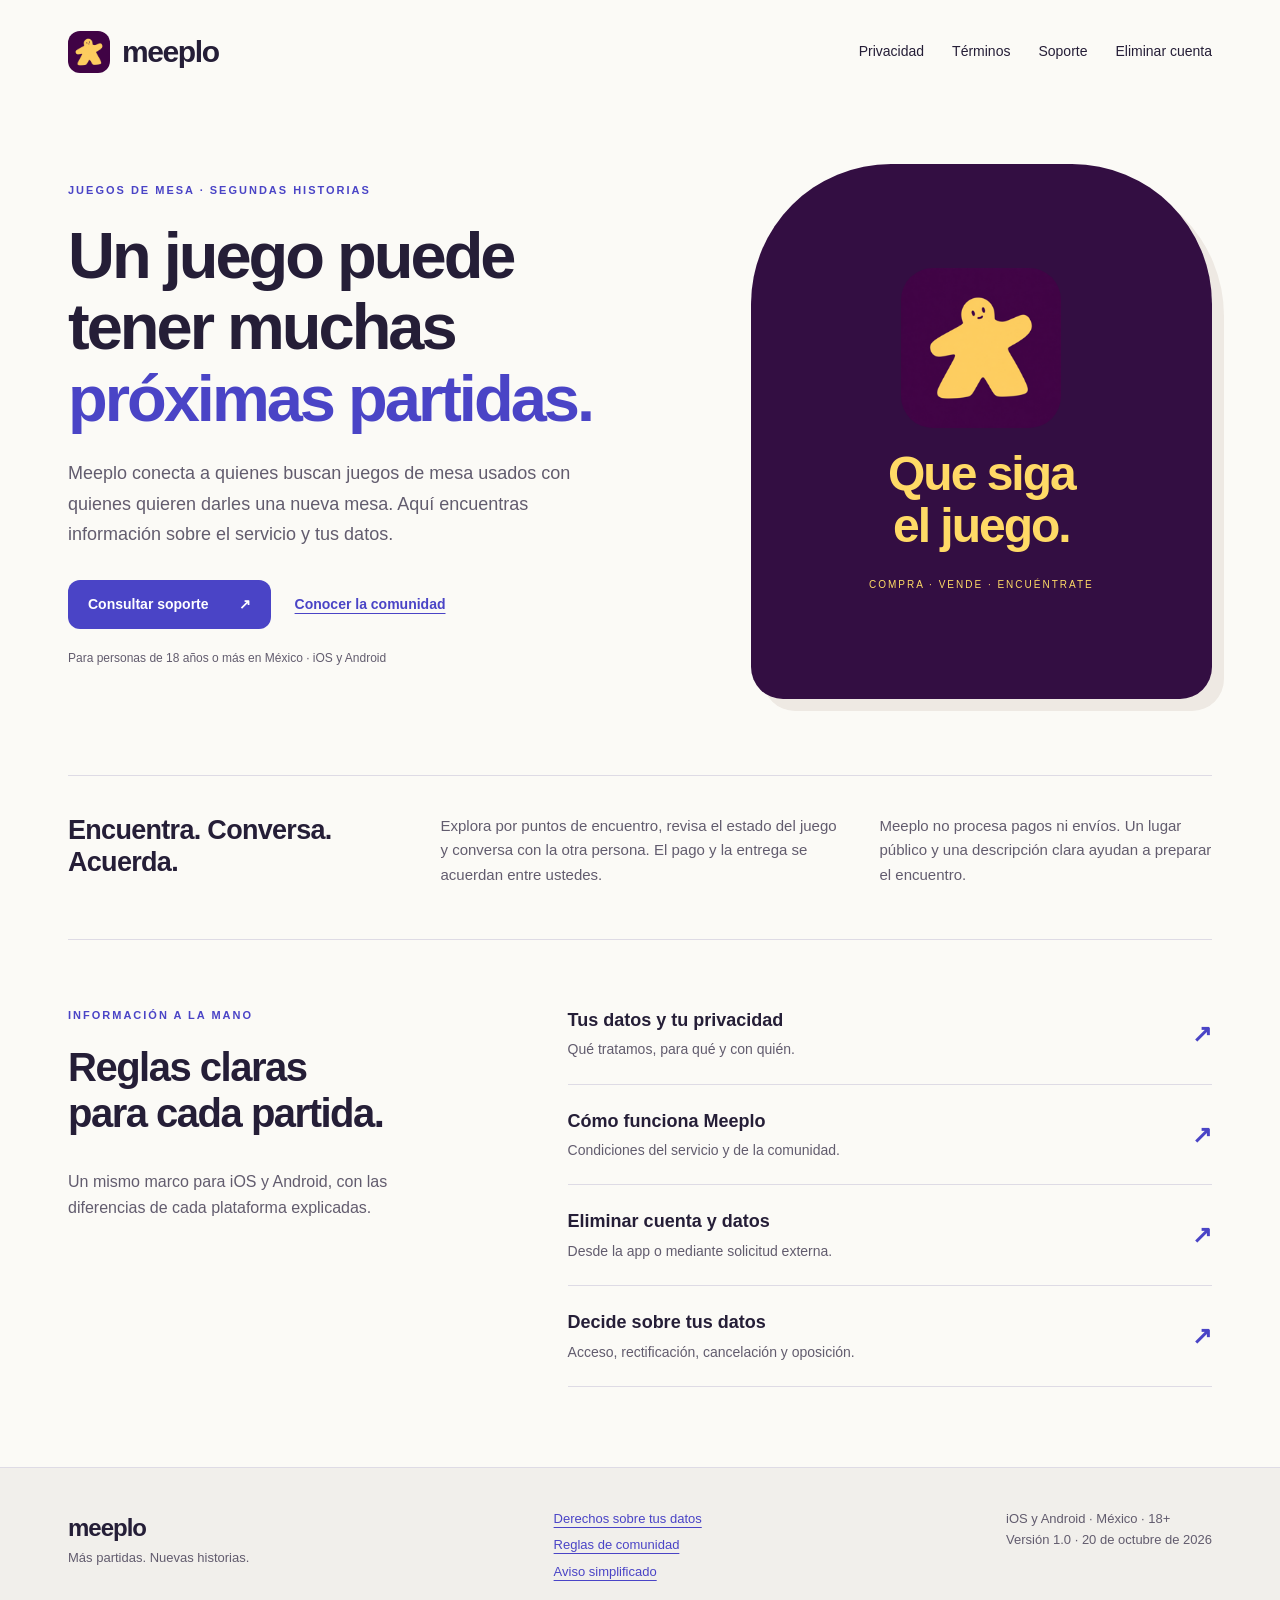
<file: index.html>
<!doctype html>
<html lang="es-MX"><head><meta charset="utf-8"><meta name="viewport" content="width=device-width, initial-scale=1">
<title>Información y soporte · Meeplo</title><meta name="description" content="Información, privacidad, términos y soporte de Meeplo para iOS y Android.">
<link rel="stylesheet" href="./assets/site.css"><link rel="icon" href="./assets/meeplo.png"></head>
<body><a class="skip" href="#contenido">Saltar al contenido</a><header><a class="brand" href="./"><img src="./assets/meeplo.png" width="42" height="42" alt=""><span>meeplo</span></a><nav aria-label="Navegación principal"><a href="./privacidad/">Privacidad</a><a href="./terminos/">Términos</a><a href="./soporte/">Soporte</a><a href="./eliminar-cuenta/">Eliminar cuenta</a></nav></header>
<main id="contenido" tabindex="-1" class="home"><article><section class="hero"><div><p class="eyebrow">JUEGOS DE MESA · SEGUNDAS HISTORIAS</p>
<h1>Un juego puede<br>tener muchas<br><em>próximas partidas.</em></h1>
<p class="lead">Meeplo conecta a quienes buscan juegos de mesa usados con quienes quieren darles una nueva mesa. Aquí encuentras información sobre el servicio y tus datos.</p>
<div class="actions"><a class="button" href="./soporte/">Consultar soporte <span aria-hidden="true">↗</span></a><a class="text-link" href="./comunidad/">Conocer la comunidad</a></div>
<p class="small">Para personas de 18 años o más en México · iOS y Android</p></div>
<div class="hero-art"><img src="./assets/meeplo.png" alt="La figura amarilla de Meeplo sonríe con los brazos abiertos" width="228" height="228"><p>Que siga<br>el juego.</p><span>COMPRA · VENDE · ENCUÉNTRATE</span></div></section>
<section class="how" aria-labelledby="como"><h2 id="como">Encuentra. Conversa. Acuerda.</h2><p>Explora por puntos de encuentro, revisa el estado del juego y conversa con la otra persona. El pago y la entrega se acuerdan entre ustedes.</p><p>Meeplo no procesa pagos ni envíos. Un lugar público y una descripción clara ayudan a preparar el encuentro.</p></section>
<section class="help" aria-labelledby="informacion"><div><p class="eyebrow">INFORMACIÓN A LA MANO</p><h2 id="informacion">Reglas claras<br>para cada partida.</h2><p>Un mismo marco para iOS y Android, con las diferencias de cada plataforma explicadas.</p></div><div class="link-list">
<a href="./privacidad/"><span><strong>Tus datos y tu privacidad</strong><small>Qué tratamos, para qué y con quién.</small></span><b aria-hidden="true">↗</b></a>
<a href="./terminos/"><span><strong>Cómo funciona Meeplo</strong><small>Condiciones del servicio y de la comunidad.</small></span><b aria-hidden="true">↗</b></a>
<a href="./eliminar-cuenta/"><span><strong>Eliminar cuenta y datos</strong><small>Desde la app o mediante solicitud externa.</small></span><b aria-hidden="true">↗</b></a>
<a href="./derechos/"><span><strong>Decide sobre tus datos</strong><small>Acceso, rectificación, cancelación y oposición.</small></span><b aria-hidden="true">↗</b></a></div></section></article></main>
<footer><div><strong>meeplo</strong><p>Más partidas. Nuevas historias.</p></div><div><a href="./derechos/">Derechos sobre tus datos</a><a href="./comunidad/">Reglas de comunidad</a><a href="./aviso-simplificado/">Aviso simplificado</a></div><p>iOS y Android · México · 18+<br>Versión 1.0 · <time datetime="2026-10-20">20 de octubre de 2026</time></p></footer></body></html>
</file>
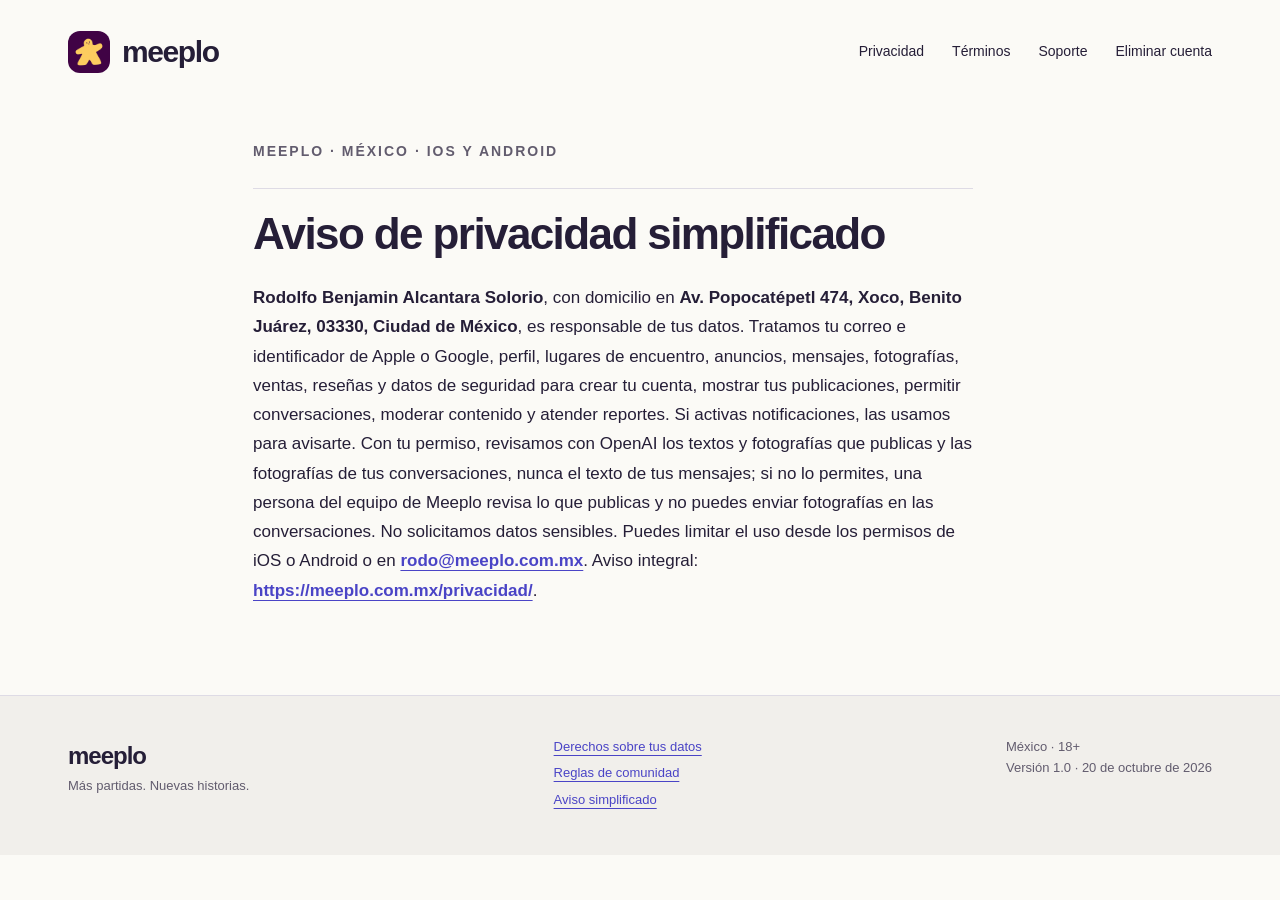
<file: aviso-simplificado/index.html>
<!doctype html>
<html lang="es-MX"><head><meta charset="utf-8"><meta name="viewport" content="width=device-width, initial-scale=1">
<title>Aviso simplificado · Meeplo</title><meta name="description" content="Aviso simplificado de Meeplo para iOS y Android en México.">
<link rel="stylesheet" href="../assets/site.css"><link rel="icon" href="../assets/meeplo.png"></head>
<body><a class="skip" href="#contenido">Saltar al contenido</a>
<header><a class="brand" href="../"><img src="../assets/meeplo.png" width="42" height="42" alt=""><span>meeplo</span></a><nav aria-label="Navegación principal"><a href="../privacidad/">Privacidad</a><a href="../terminos/">Términos</a><a href="../soporte/">Soporte</a><a href="../eliminar-cuenta/">Eliminar cuenta</a></nav></header>
<main id="contenido" tabindex="-1" class="document no-aside"><article><p class="eyebrow">MEEPLO · MÉXICO · IOS Y ANDROID</p><h1 id="seccion-1">Aviso de privacidad simplificado</h1>
<p><strong>Rodolfo Benjamin Alcantara Solorio</strong>, con domicilio en <strong>Av. Popocatépetl 474, Xoco, Benito Juárez, 03330, Ciudad de México</strong>, es responsable de tus datos. Tratamos tu correo e identificador de Apple o Google, perfil, lugares de encuentro, anuncios, mensajes, fotografías, ventas, reseñas y datos de seguridad para crear tu cuenta, mostrar tus publicaciones, permitir conversaciones, moderar contenido y atender reportes. Si activas notificaciones, las usamos para avisarte. Con tu permiso, revisamos con OpenAI los textos y fotografías que publicas y las fotografías de tus conversaciones, nunca el texto de tus mensajes; si no lo permites, una persona del equipo de Meeplo revisa lo que publicas y no puedes enviar fotografías en las conversaciones. No solicitamos datos sensibles. Puedes limitar el uso desde los permisos de iOS o Android o en <strong><a href="mailto:rodo@meeplo.com.mx">rodo@meeplo.com.mx</a></strong>. Aviso integral: <strong><a href="https://meeplo.com.mx/privacidad/">https://meeplo.com.mx/privacidad/</a></strong>.</p>
</article></main>
<footer><div><strong>meeplo</strong><p>Más partidas. Nuevas historias.</p></div><div><a href="../derechos/">Derechos sobre tus datos</a><a href="../comunidad/">Reglas de comunidad</a><a href="../aviso-simplificado/">Aviso simplificado</a></div><p>México · 18+<br>Versión 1.0 · <time datetime="2026-10-20">20 de octubre de 2026</time></p></footer></body></html>
</file>
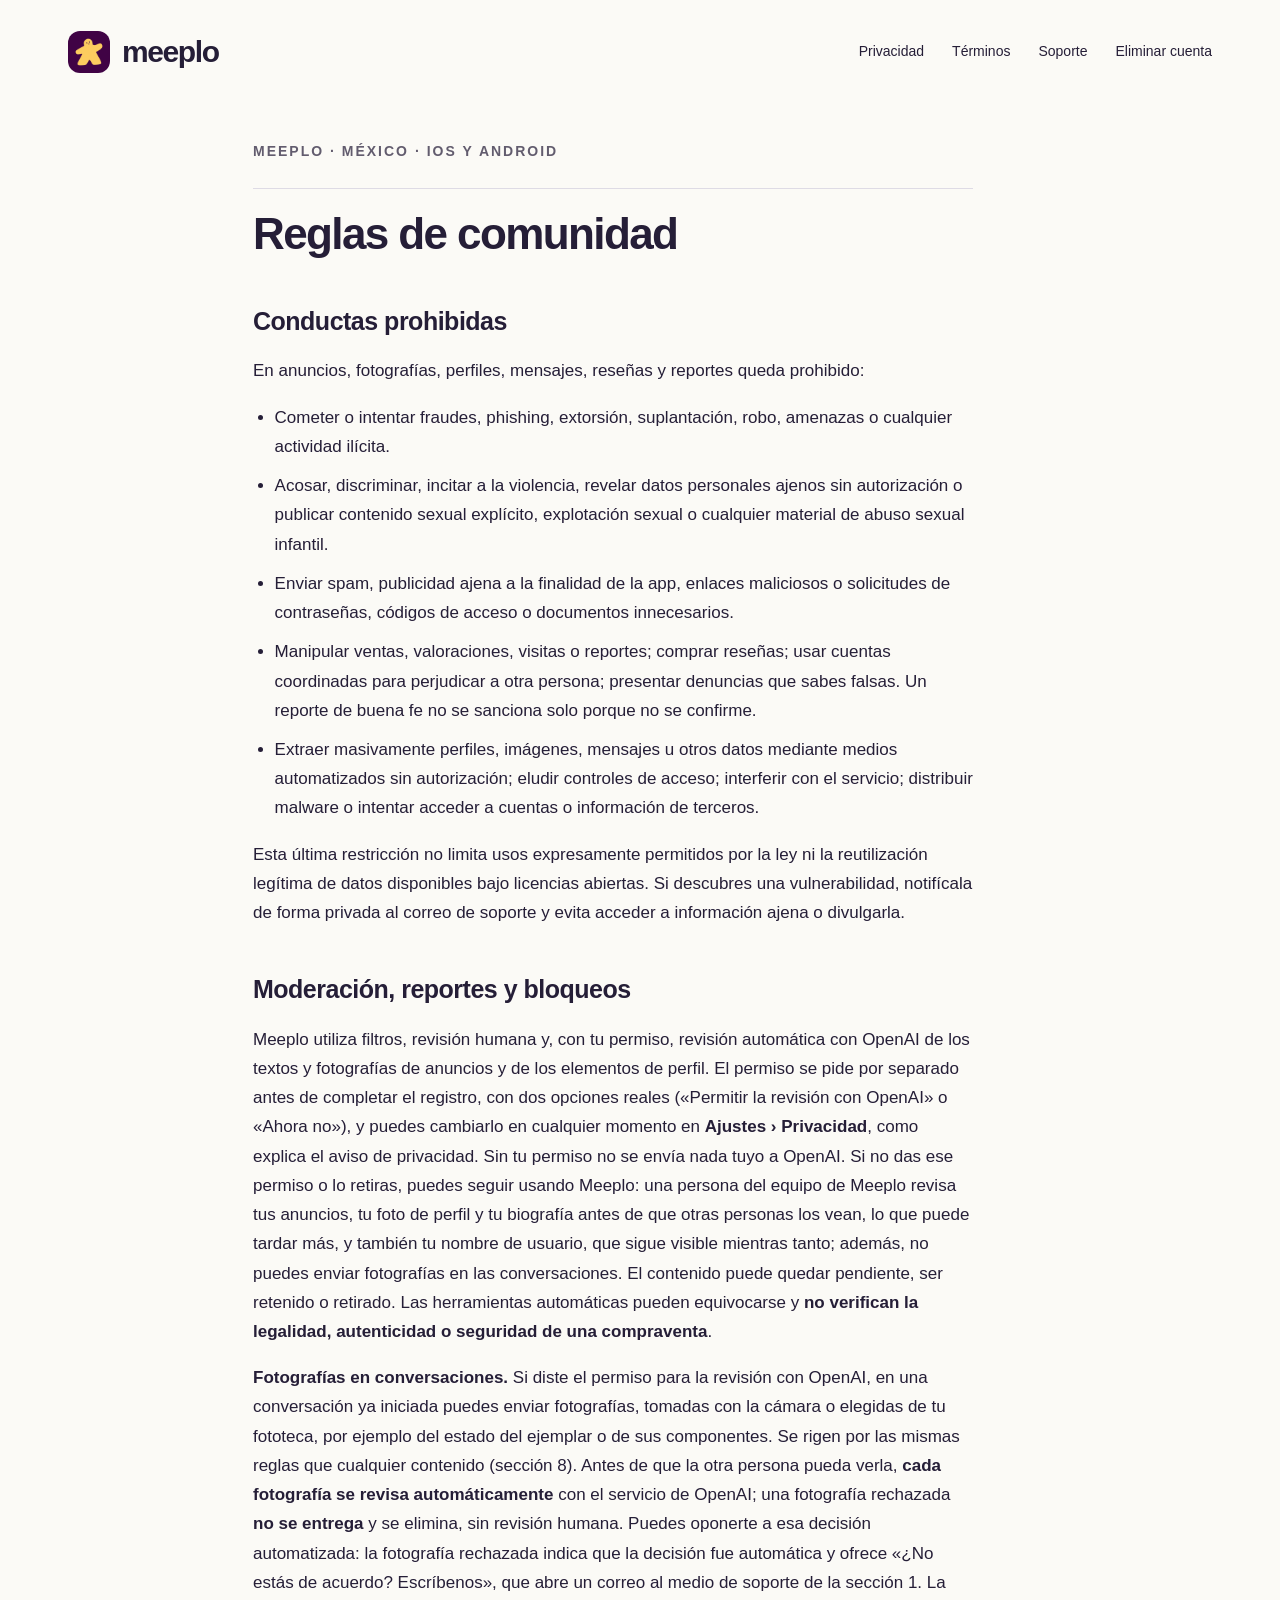
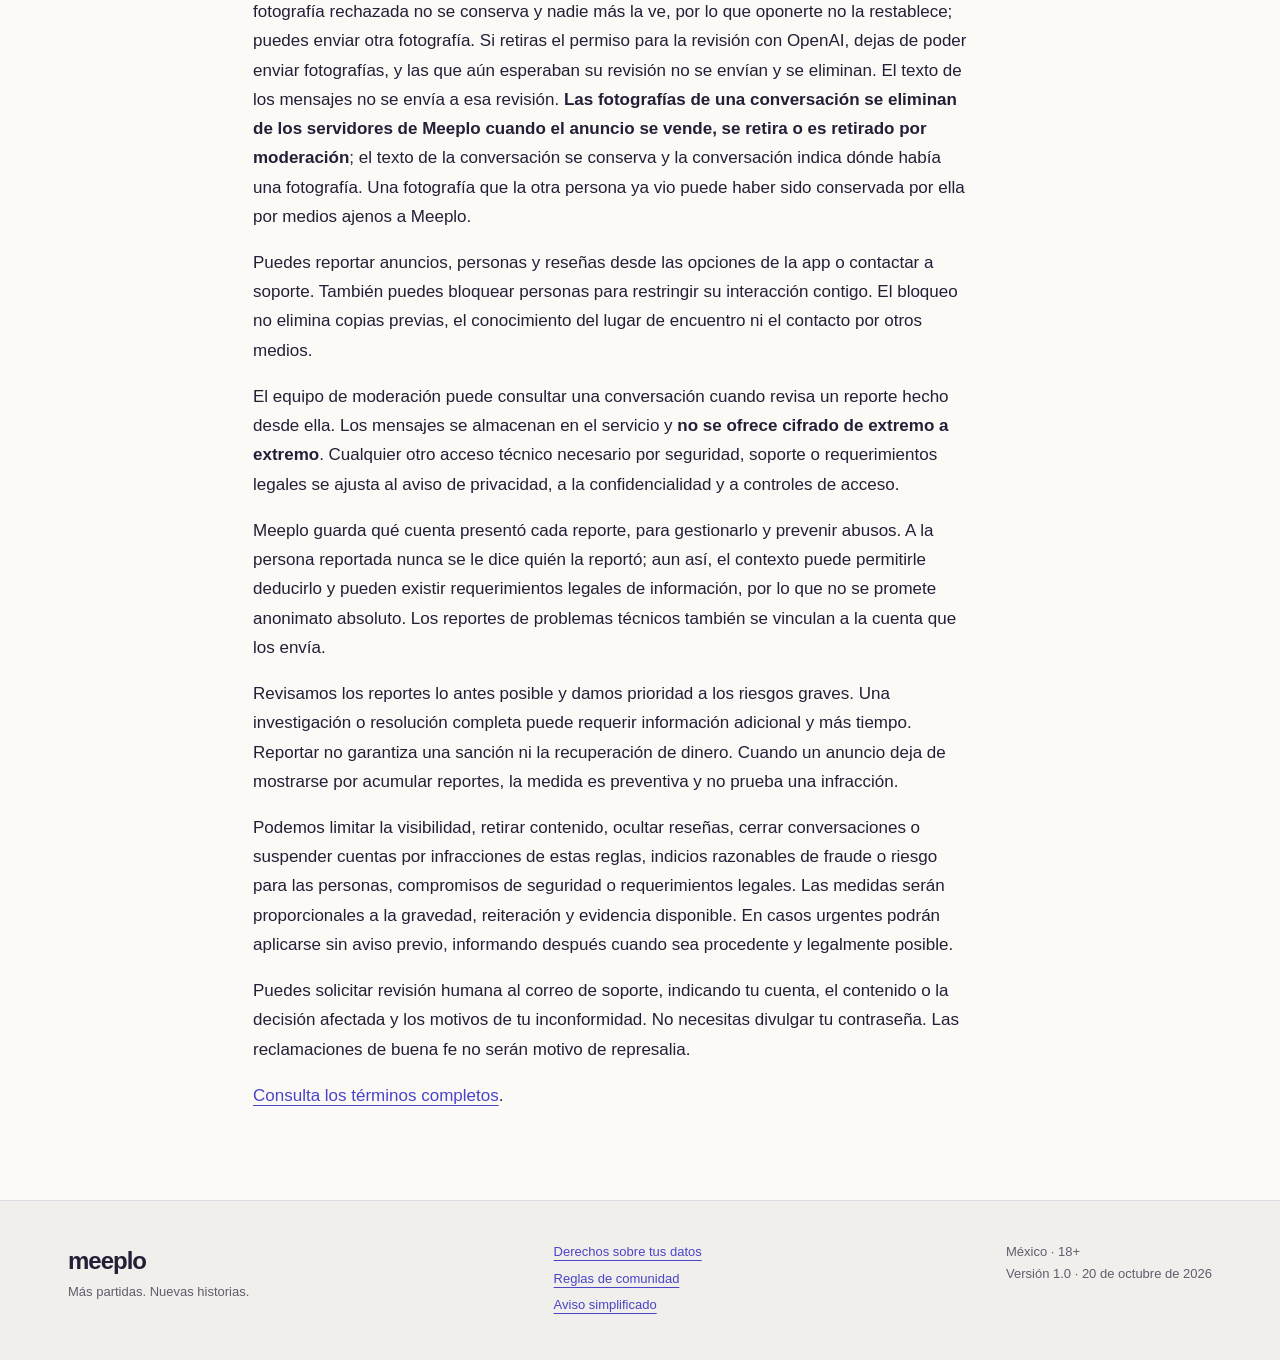
<file: comunidad/index.html>
<!doctype html>
<html lang="es-MX"><head><meta charset="utf-8"><meta name="viewport" content="width=device-width, initial-scale=1">
<title>Reglas de comunidad · Meeplo</title><meta name="description" content="Reglas de comunidad de Meeplo para iOS y Android en México.">
<link rel="stylesheet" href="../assets/site.css"><link rel="icon" href="../assets/meeplo.png"></head>
<body><a class="skip" href="#contenido">Saltar al contenido</a>
<header><a class="brand" href="../"><img src="../assets/meeplo.png" width="42" height="42" alt=""><span>meeplo</span></a><nav aria-label="Navegación principal"><a href="../privacidad/">Privacidad</a><a href="../terminos/">Términos</a><a href="../soporte/">Soporte</a><a href="../eliminar-cuenta/">Eliminar cuenta</a></nav></header>
<main id="contenido" tabindex="-1" class="document no-aside"><article><p class="eyebrow">MEEPLO · MÉXICO · IOS Y ANDROID</p><h1 id="seccion-1">Reglas de comunidad</h1>
<h2 id="seccion-2">Conductas prohibidas</h2>
<p>En anuncios, fotografías, perfiles, mensajes, reseñas y reportes queda prohibido:</p>
<ul>
<li>Cometer o intentar fraudes, phishing, extorsión, suplantación, robo, amenazas o cualquier actividad ilícita.</li>
<li>Acosar, discriminar, incitar a la violencia, revelar datos personales ajenos sin autorización o publicar contenido sexual explícito, explotación sexual o cualquier material de abuso sexual infantil.</li>
<li>Enviar spam, publicidad ajena a la finalidad de la app, enlaces maliciosos o solicitudes de contraseñas, códigos de acceso o documentos innecesarios.</li>
<li>Manipular ventas, valoraciones, visitas o reportes; comprar reseñas; usar cuentas coordinadas para perjudicar a otra persona; presentar denuncias que sabes falsas. Un reporte de buena fe no se sanciona solo porque no se confirme.</li>
<li>Extraer masivamente perfiles, imágenes, mensajes u otros datos mediante medios automatizados sin autorización; eludir controles de acceso; interferir con el servicio; distribuir malware o intentar acceder a cuentas o información de terceros.</li>
</ul>
<p>Esta última restricción no limita usos expresamente permitidos por la ley ni la reutilización legítima de datos disponibles bajo licencias abiertas. Si descubres una vulnerabilidad, notifícala de forma privada al correo de soporte y evita acceder a información ajena o divulgarla.</p>
<h2 id="seccion-3">Moderación, reportes y bloqueos</h2>
<p>Meeplo utiliza filtros, revisión humana y, con tu permiso, revisión automática con OpenAI de los textos y fotografías de anuncios y de los elementos de perfil. El permiso se pide por separado antes de completar el registro, con dos opciones reales («Permitir la revisión con OpenAI» o «Ahora no»), y puedes cambiarlo en cualquier momento en <strong>Ajustes › Privacidad</strong>, como explica el aviso de privacidad. Sin tu permiso no se envía nada tuyo a OpenAI. Si no das ese permiso o lo retiras, puedes seguir usando Meeplo: una persona del equipo de Meeplo revisa tus anuncios, tu foto de perfil y tu biografía antes de que otras personas los vean, lo que puede tardar más, y también tu nombre de usuario, que sigue visible mientras tanto; además, no puedes enviar fotografías en las conversaciones. El contenido puede quedar pendiente, ser retenido o retirado. Las herramientas automáticas pueden equivocarse y <strong>no verifican la legalidad, autenticidad o seguridad de una compraventa</strong>.</p>
<p><strong>Fotografías en conversaciones.</strong> Si diste el permiso para la revisión con OpenAI, en una conversación ya iniciada puedes enviar fotografías, tomadas con la cámara o elegidas de tu fototeca, por ejemplo del estado del ejemplar o de sus componentes. Se rigen por las mismas reglas que cualquier contenido (sección 8). Antes de que la otra persona pueda verla, <strong>cada fotografía se revisa automáticamente</strong> con el servicio de OpenAI; una fotografía rechazada <strong>no se entrega</strong> y se elimina, sin revisión humana. Puedes oponerte a esa decisión automatizada: la fotografía rechazada indica que la decisión fue automática y ofrece «¿No estás de acuerdo? Escríbenos», que abre un correo al medio de soporte de la sección 1. La fotografía rechazada no se conserva y nadie más la ve, por lo que oponerte no la restablece; puedes enviar otra fotografía. Si retiras el permiso para la revisión con OpenAI, dejas de poder enviar fotografías, y las que aún esperaban su revisión no se envían y se eliminan. El texto de los mensajes no se envía a esa revisión. <strong>Las fotografías de una conversación se eliminan de los servidores de Meeplo cuando el anuncio se vende, se retira o es retirado por moderación</strong>; el texto de la conversación se conserva y la conversación indica dónde había una fotografía. Una fotografía que la otra persona ya vio puede haber sido conservada por ella por medios ajenos a Meeplo.</p>
<p>Puedes reportar anuncios, personas y reseñas desde las opciones de la app o contactar a soporte. También puedes bloquear personas para restringir su interacción contigo. El bloqueo no elimina copias previas, el conocimiento del lugar de encuentro ni el contacto por otros medios.</p>
<p>El equipo de moderación puede consultar una conversación cuando revisa un reporte hecho desde ella. Los mensajes se almacenan en el servicio y <strong>no se ofrece cifrado de extremo a extremo</strong>. Cualquier otro acceso técnico necesario por seguridad, soporte o requerimientos legales se ajusta al aviso de privacidad, a la confidencialidad y a controles de acceso.</p>
<p>Meeplo guarda qué cuenta presentó cada reporte, para gestionarlo y prevenir abusos. A la persona reportada nunca se le dice quién la reportó; aun así, el contexto puede permitirle deducirlo y pueden existir requerimientos legales de información, por lo que no se promete anonimato absoluto. Los reportes de problemas técnicos también se vinculan a la cuenta que los envía.</p>
<p>Revisamos los reportes lo antes posible y damos prioridad a los riesgos graves. Una investigación o resolución completa puede requerir información adicional y más tiempo. Reportar no garantiza una sanción ni la recuperación de dinero. Cuando un anuncio deja de mostrarse por acumular reportes, la medida es preventiva y no prueba una infracción.</p>
<p>Podemos limitar la visibilidad, retirar contenido, ocultar reseñas, cerrar conversaciones o suspender cuentas por infracciones de estas reglas, indicios razonables de fraude o riesgo para las personas, compromisos de seguridad o requerimientos legales. Las medidas serán proporcionales a la gravedad, reiteración y evidencia disponible. En casos urgentes podrán aplicarse sin aviso previo, informando después cuando sea procedente y legalmente posible.</p>
<p>Puedes solicitar revisión humana al correo de soporte, indicando tu cuenta, el contenido o la decisión afectada y los motivos de tu inconformidad. No necesitas divulgar tu contraseña. Las reclamaciones de buena fe no serán motivo de represalia.</p>
<p><a href="../terminos/">Consulta los términos completos</a>.</p>
</article></main>
<footer><div><strong>meeplo</strong><p>Más partidas. Nuevas historias.</p></div><div><a href="../derechos/">Derechos sobre tus datos</a><a href="../comunidad/">Reglas de comunidad</a><a href="../aviso-simplificado/">Aviso simplificado</a></div><p>México · 18+<br>Versión 1.0 · <time datetime="2026-10-20">20 de octubre de 2026</time></p></footer></body></html>
</file>
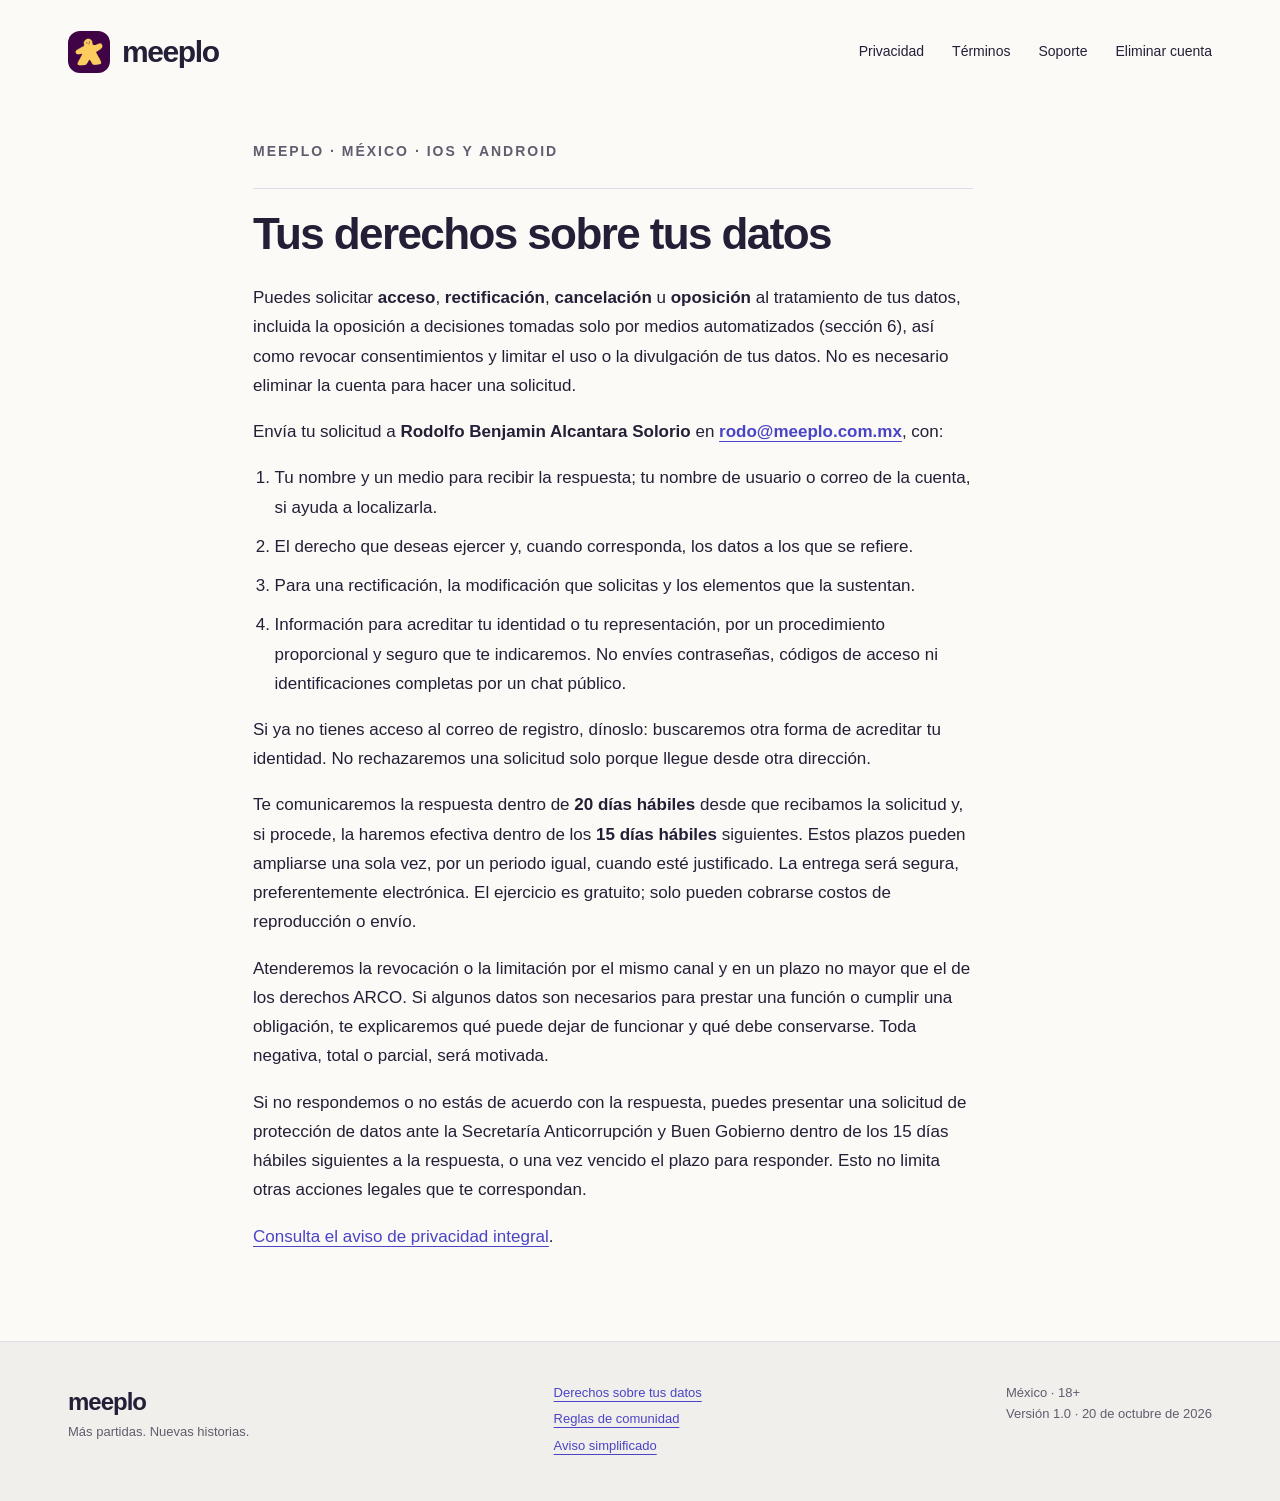
<file: derechos/index.html>
<!doctype html>
<html lang="es-MX"><head><meta charset="utf-8"><meta name="viewport" content="width=device-width, initial-scale=1">
<title>Tus derechos sobre datos · Meeplo</title><meta name="description" content="Tus derechos sobre datos de Meeplo para iOS y Android en México.">
<link rel="stylesheet" href="../assets/site.css"><link rel="icon" href="../assets/meeplo.png"></head>
<body><a class="skip" href="#contenido">Saltar al contenido</a>
<header><a class="brand" href="../"><img src="../assets/meeplo.png" width="42" height="42" alt=""><span>meeplo</span></a><nav aria-label="Navegación principal"><a href="../privacidad/">Privacidad</a><a href="../terminos/">Términos</a><a href="../soporte/">Soporte</a><a href="../eliminar-cuenta/">Eliminar cuenta</a></nav></header>
<main id="contenido" tabindex="-1" class="document no-aside"><article><p class="eyebrow">MEEPLO · MÉXICO · IOS Y ANDROID</p><h1 id="seccion-1">Tus derechos sobre tus datos</h1>
<p>Puedes solicitar <strong>acceso</strong>, <strong>rectificación</strong>, <strong>cancelación</strong> u <strong>oposición</strong> al tratamiento de tus datos, incluida la oposición a decisiones tomadas solo por medios automatizados (sección 6), así como revocar consentimientos y limitar el uso o la divulgación de tus datos. No es necesario eliminar la cuenta para hacer una solicitud.</p>
<p>Envía tu solicitud a <strong>Rodolfo Benjamin Alcantara Solorio</strong> en <strong><a href="mailto:rodo@meeplo.com.mx">rodo@meeplo.com.mx</a></strong>, con:</p>
<ol>
<li>Tu nombre y un medio para recibir la respuesta; tu nombre de usuario o correo de la cuenta, si ayuda a localizarla.</li>
<li>El derecho que deseas ejercer y, cuando corresponda, los datos a los que se refiere.</li>
<li>Para una rectificación, la modificación que solicitas y los elementos que la sustentan.</li>
<li>Información para acreditar tu identidad o tu representación, por un procedimiento proporcional y seguro que te indicaremos. No envíes contraseñas, códigos de acceso ni identificaciones completas por un chat público.</li>
</ol>
<p>Si ya no tienes acceso al correo de registro, dínoslo: buscaremos otra forma de acreditar tu identidad. No rechazaremos una solicitud solo porque llegue desde otra dirección.</p>
<p>Te comunicaremos la respuesta dentro de <strong>20 días hábiles</strong> desde que recibamos la solicitud y, si procede, la haremos efectiva dentro de los <strong>15 días hábiles</strong> siguientes. Estos plazos pueden ampliarse una sola vez, por un periodo igual, cuando esté justificado. La entrega será segura, preferentemente electrónica. El ejercicio es gratuito; solo pueden cobrarse costos de reproducción o envío.</p>
<p>Atenderemos la revocación o la limitación por el mismo canal y en un plazo no mayor que el de los derechos ARCO. Si algunos datos son necesarios para prestar una función o cumplir una obligación, te explicaremos qué puede dejar de funcionar y qué debe conservarse. Toda negativa, total o parcial, será motivada.</p>
<p>Si no respondemos o no estás de acuerdo con la respuesta, puedes presentar una solicitud de protección de datos ante la Secretaría Anticorrupción y Buen Gobierno dentro de los 15 días hábiles siguientes a la respuesta, o una vez vencido el plazo para responder. Esto no limita otras acciones legales que te correspondan.</p>
<p><a href="../privacidad/">Consulta el aviso de privacidad integral</a>.</p>
</article></main>
<footer><div><strong>meeplo</strong><p>Más partidas. Nuevas historias.</p></div><div><a href="../derechos/">Derechos sobre tus datos</a><a href="../comunidad/">Reglas de comunidad</a><a href="../aviso-simplificado/">Aviso simplificado</a></div><p>México · 18+<br>Versión 1.0 · <time datetime="2026-10-20">20 de octubre de 2026</time></p></footer></body></html>
</file>
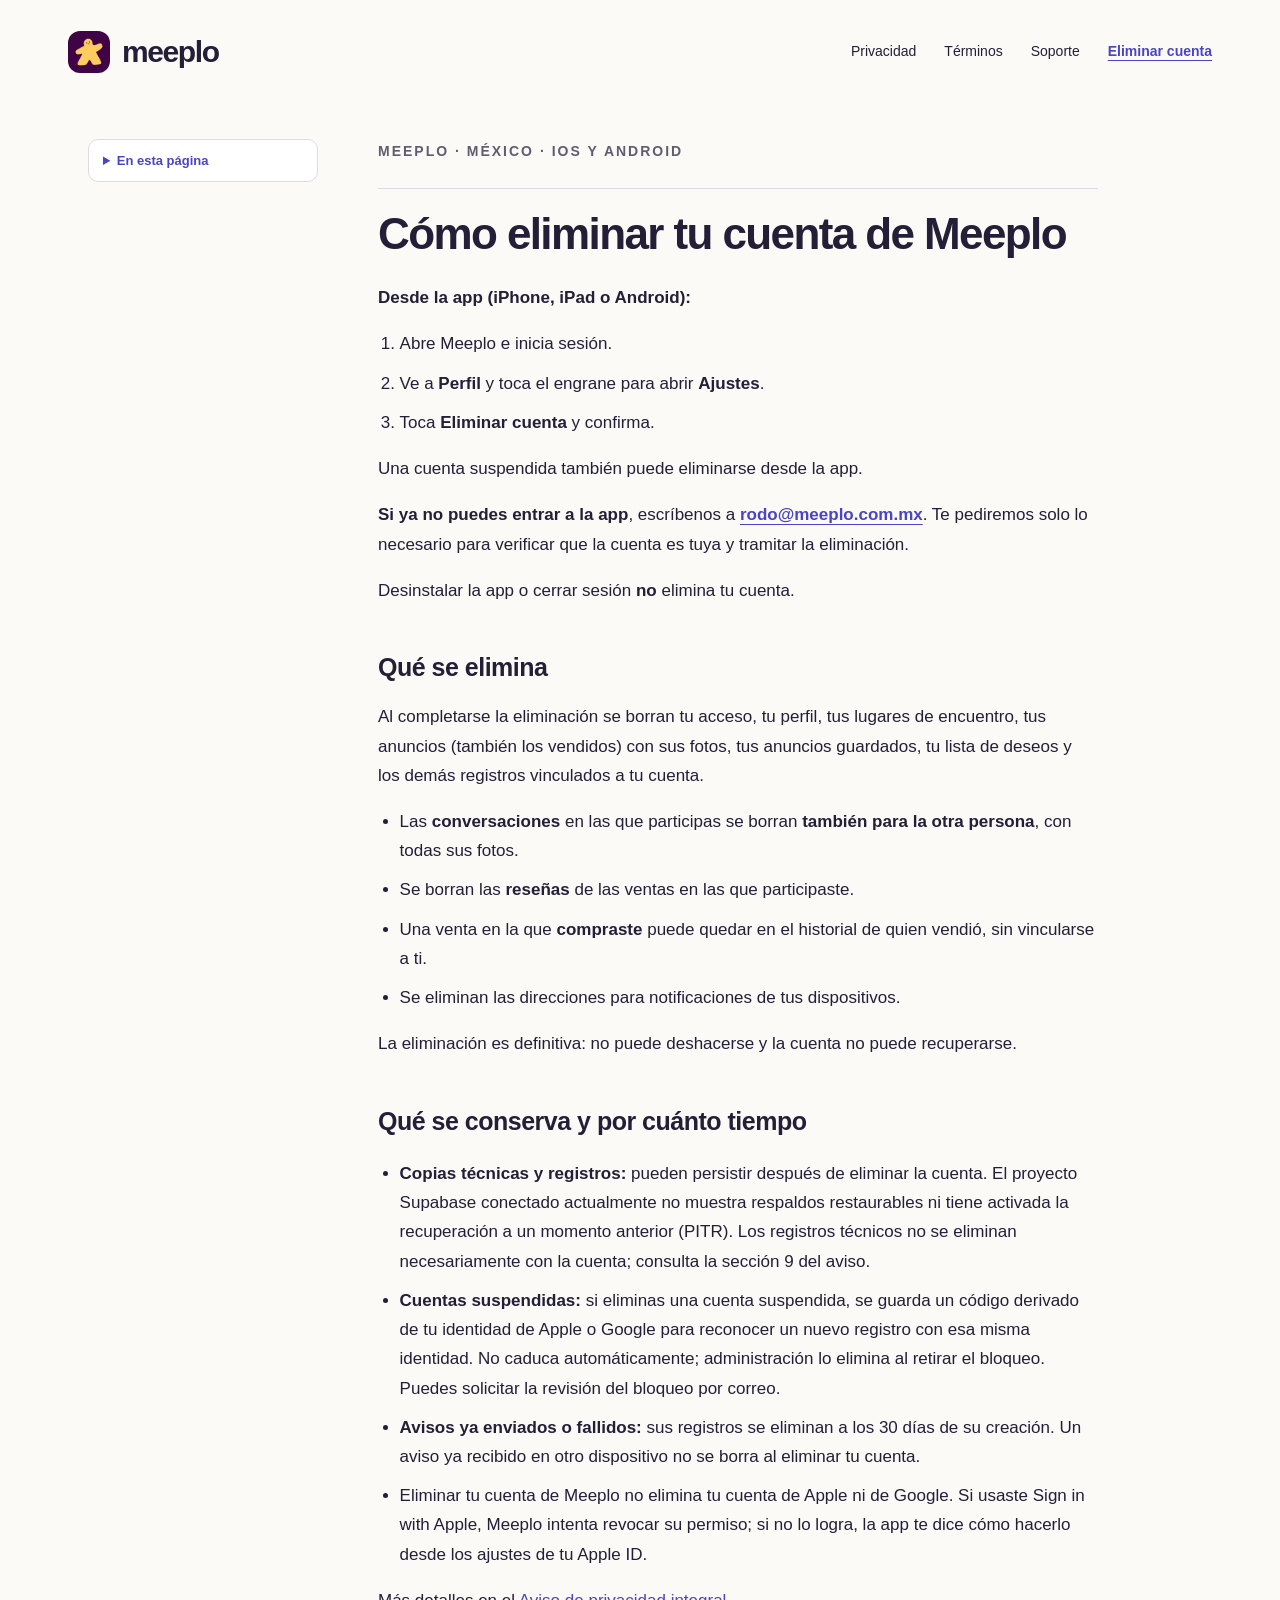
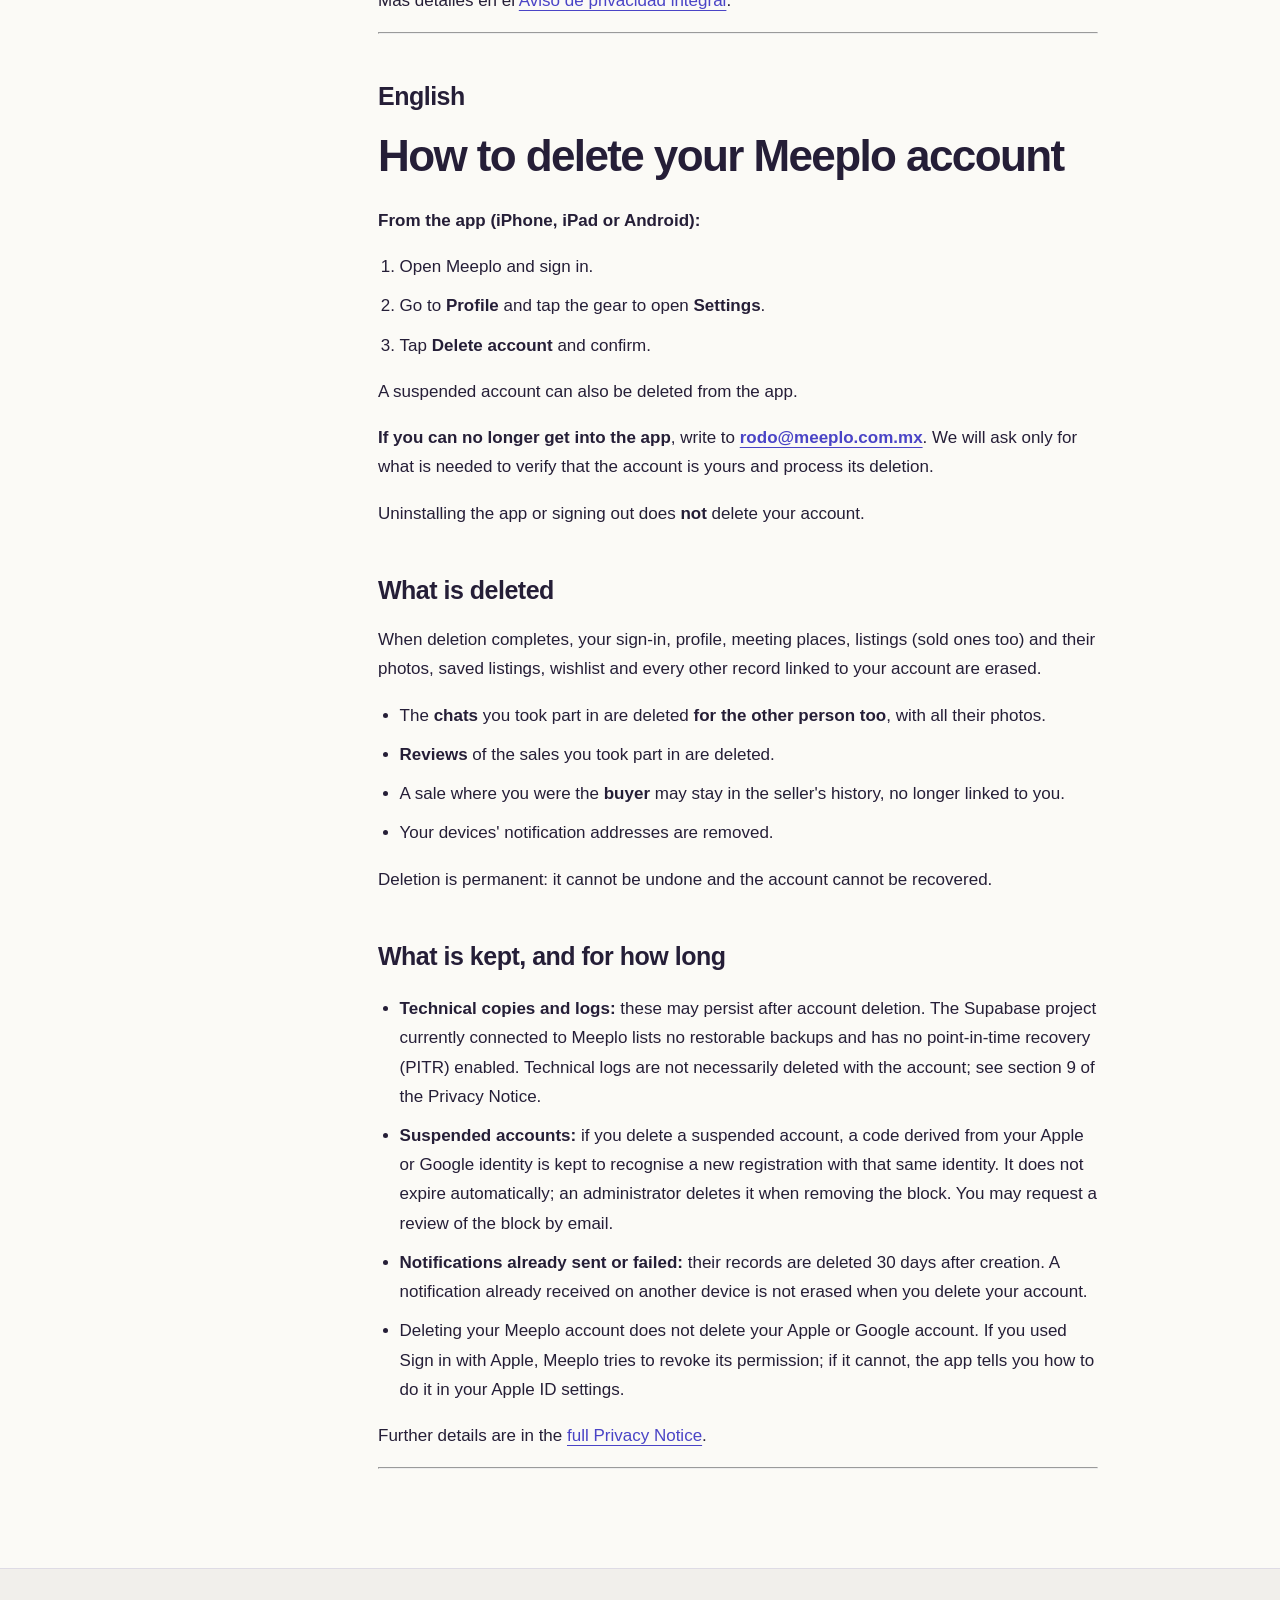
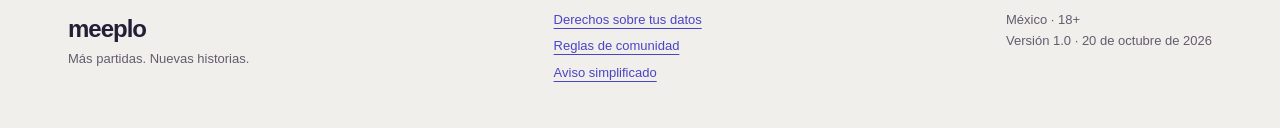
<file: eliminar-cuenta/index.html>
<!doctype html>
<html lang="es-MX"><head><meta charset="utf-8"><meta name="viewport" content="width=device-width, initial-scale=1">
<title>Eliminar cuenta · Meeplo</title><meta name="description" content="Eliminar cuenta de Meeplo para iOS y Android en México.">
<link rel="stylesheet" href="../assets/site.css"><link rel="icon" href="../assets/meeplo.png"></head>
<body><a class="skip" href="#contenido">Saltar al contenido</a>
<header><a class="brand" href="../"><img src="../assets/meeplo.png" width="42" height="42" alt=""><span>meeplo</span></a><nav aria-label="Navegación principal"><a href="../privacidad/">Privacidad</a><a href="../terminos/">Términos</a><a href="../soporte/">Soporte</a><a href="../eliminar-cuenta/" aria-current="page">Eliminar cuenta</a></nav></header>
<main id="contenido" tabindex="-1" class="document "><aside aria-label="Índice de la página"><details><summary>En esta página</summary><ol><li><a href="#seccion-2">Qué se elimina</a></li><li><a href="#seccion-3">Qué se conserva y por cuánto tiempo</a></li><li><a href="#seccion-4">English</a></li><li><a href="#seccion-6">What is deleted</a></li><li><a href="#seccion-7">What is kept, and for how long</a></li></ol></details></aside><article><p class="eyebrow">MEEPLO · MÉXICO · IOS Y ANDROID</p><h1 id="seccion-1">Cómo eliminar tu cuenta de Meeplo</h1>
<p><strong>Desde la app (iPhone, iPad o Android):</strong></p>
<ol>
<li>Abre Meeplo e inicia sesión.</li>
<li>Ve a <strong>Perfil</strong> y toca el engrane para abrir <strong>Ajustes</strong>.</li>
<li>Toca <strong>Eliminar cuenta</strong> y confirma.</li>
</ol>
<p>Una cuenta suspendida también puede eliminarse desde la app.</p>
<p><strong>Si ya no puedes entrar a la app</strong>, escríbenos a <strong><a href="mailto:rodo@meeplo.com.mx">rodo@meeplo.com.mx</a></strong>. Te pediremos solo lo necesario
para verificar que la cuenta es tuya y tramitar la eliminación.</p>
<p>Desinstalar la app o cerrar sesión <strong>no</strong> elimina tu cuenta.</p>
<h2 id="seccion-2">Qué se elimina</h2>
<p>Al completarse la eliminación se borran tu acceso, tu perfil, tus lugares de encuentro, tus anuncios (también los
vendidos) con sus fotos, tus anuncios guardados, tu lista de deseos y los demás registros vinculados a tu cuenta.</p>
<ul>
<li>Las <strong>conversaciones</strong> en las que participas se borran <strong>también para la otra persona</strong>, con todas sus fotos.</li>
<li>Se borran las <strong>reseñas</strong> de las ventas en las que participaste.</li>
<li>Una venta en la que <strong>compraste</strong> puede quedar en el historial de quien vendió, sin vincularse a ti.</li>
<li>Se eliminan las direcciones para notificaciones de tus dispositivos.</li>
</ul>
<p>La eliminación es definitiva: no puede deshacerse y la cuenta no puede recuperarse.</p>
<h2 id="seccion-3">Qué se conserva y por cuánto tiempo</h2>
<ul>
<li><strong>Copias técnicas y registros:</strong> pueden persistir después de eliminar la cuenta. El proyecto Supabase conectado
actualmente no muestra respaldos restaurables ni tiene activada la recuperación a un momento anterior (PITR).
Los registros técnicos no se eliminan necesariamente con la cuenta; consulta la sección 9 del aviso.</li>
<li><strong>Cuentas suspendidas:</strong> si eliminas una cuenta suspendida, se guarda un código derivado de tu identidad de
Apple o Google para reconocer un nuevo registro con esa misma identidad. No caduca automáticamente;
administración lo elimina al retirar el bloqueo. Puedes solicitar la revisión del bloqueo por correo.</li>
<li><strong>Avisos ya enviados o fallidos:</strong> sus registros se eliminan a los 30 días de su creación. Un aviso ya recibido
en otro dispositivo no se borra al eliminar tu cuenta.</li>
<li>Eliminar tu cuenta de Meeplo no elimina tu cuenta de Apple ni de Google. Si usaste Sign in with Apple, Meeplo
intenta revocar su permiso; si no lo logra, la app te dice cómo hacerlo desde los ajustes de tu Apple ID.</li>
</ul>
<p>Más detalles en el <a href="https://meeplo.com.mx/privacidad/">Aviso de privacidad integral</a>.</p>
<hr>
<h2 id="seccion-4">English</h2>
<h1 id="seccion-5">How to delete your Meeplo account</h1>
<p><strong>From the app (iPhone, iPad or Android):</strong></p>
<ol>
<li>Open Meeplo and sign in.</li>
<li>Go to <strong>Profile</strong> and tap the gear to open <strong>Settings</strong>.</li>
<li>Tap <strong>Delete account</strong> and confirm.</li>
</ol>
<p>A suspended account can also be deleted from the app.</p>
<p><strong>If you can no longer get into the app</strong>, write to <strong><a href="mailto:rodo@meeplo.com.mx">rodo@meeplo.com.mx</a></strong>. We will ask only for what is
needed to verify that the account is yours and process its deletion.</p>
<p>Uninstalling the app or signing out does <strong>not</strong> delete your account.</p>
<h2 id="seccion-6">What is deleted</h2>
<p>When deletion completes, your sign-in, profile, meeting places, listings (sold ones too) and their photos, saved
listings, wishlist and every other record linked to your account are erased.</p>
<ul>
<li>The <strong>chats</strong> you took part in are deleted <strong>for the other person too</strong>, with all their photos.</li>
<li><strong>Reviews</strong> of the sales you took part in are deleted.</li>
<li>A sale where you were the <strong>buyer</strong> may stay in the seller&#39;s history, no longer linked to you.</li>
<li>Your devices&#39; notification addresses are removed.</li>
</ul>
<p>Deletion is permanent: it cannot be undone and the account cannot be recovered.</p>
<h2 id="seccion-7">What is kept, and for how long</h2>
<ul>
<li><strong>Technical copies and logs:</strong> these may persist after account deletion. The Supabase project currently connected
to Meeplo lists no restorable backups and has no point-in-time recovery (PITR) enabled. Technical logs are not
necessarily deleted with the account; see section 9 of the Privacy Notice.</li>
<li><strong>Suspended accounts:</strong> if you delete a suspended account, a code derived from your Apple or Google identity is
kept to recognise a new registration with that same identity. It does not expire automatically; an administrator
deletes it when removing the block. You may request a review of the block by email.</li>
<li><strong>Notifications already sent or failed:</strong> their records are deleted 30 days after creation. A notification
already received on another device is not erased when you delete your account.</li>
<li>Deleting your Meeplo account does not delete your Apple or Google account. If you used Sign in with Apple, Meeplo
tries to revoke its permission; if it cannot, the app tells you how to do it in your Apple ID settings.</li>
</ul>
<p>Further details are in the <a href="https://meeplo.com.mx/privacidad/">full Privacy Notice</a>.</p>
<hr>
</article></main>
<footer><div><strong>meeplo</strong><p>Más partidas. Nuevas historias.</p></div><div><a href="../derechos/">Derechos sobre tus datos</a><a href="../comunidad/">Reglas de comunidad</a><a href="../aviso-simplificado/">Aviso simplificado</a></div><p>México · 18+<br>Versión 1.0 · <time datetime="2026-10-20">20 de octubre de 2026</time></p></footer></body></html>
</file>
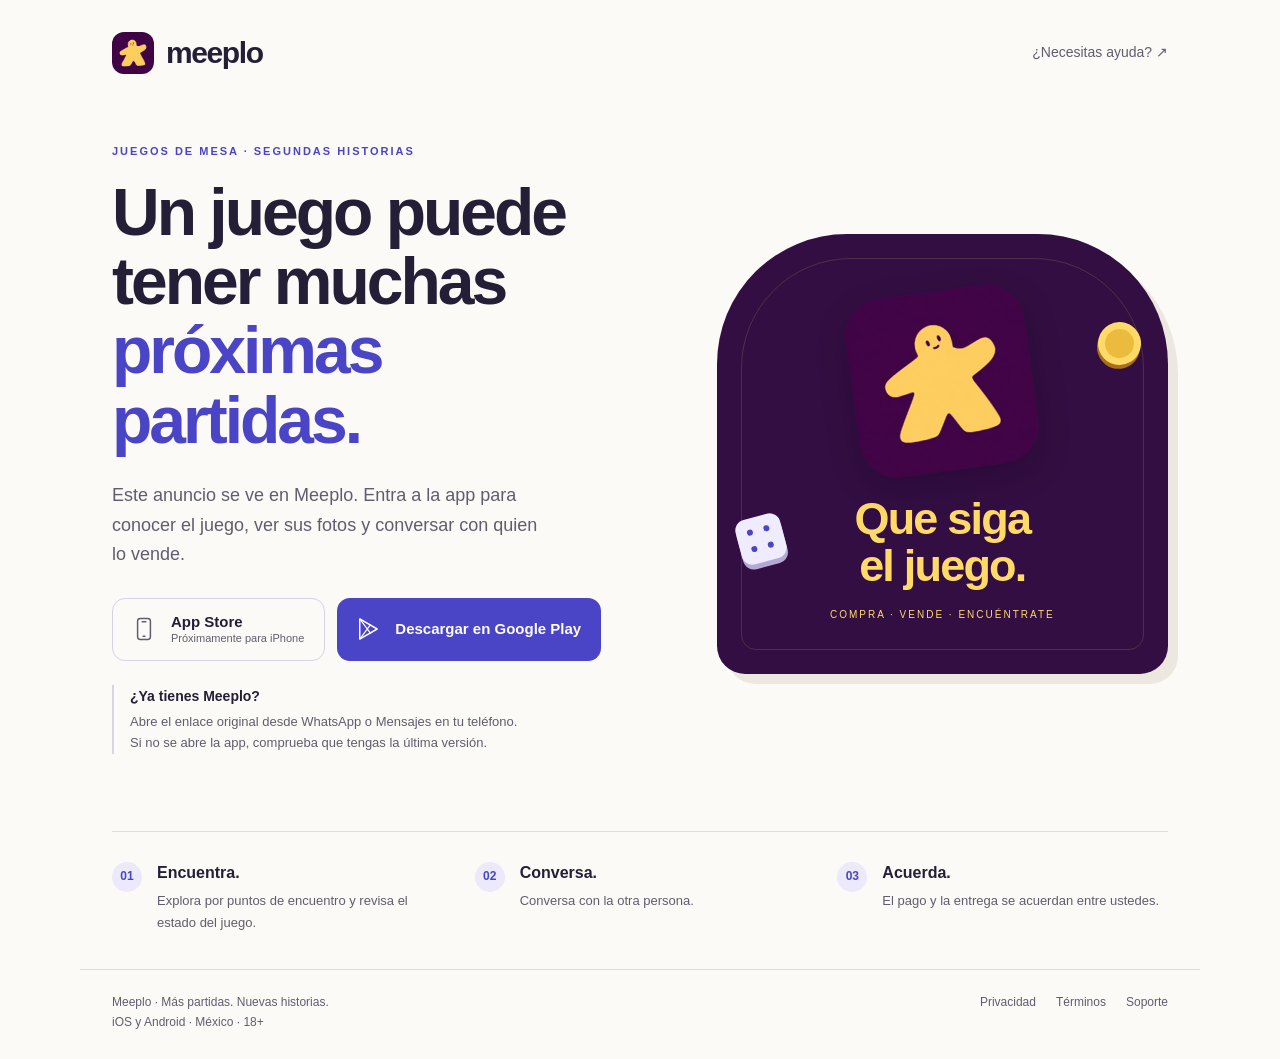
<file: l/index.html>
<!doctype html>
<html lang="es">
<head>
  <meta charset="utf-8">
  <meta name="viewport" content="width=device-width, initial-scale=1">
  <meta name="robots" content="noindex">
  <title>Un anuncio en Meeplo</title>
  <meta name="description" content="Juegos de mesa usados cerca de ti. Abre el anuncio en la app.">
  <meta property="og:type" content="website">
  <meta property="og:site_name" content="Meeplo">
  <meta property="og:locale" content="es_MX">
  <meta property="og:title" content="Mira este anuncio en Meeplo">
  <meta property="og:description" content="Juegos de mesa usados cerca de ti. Abre el anuncio en la app.">
  <meta property="og:image" content="https://meeplo.com.mx/assets/meeplo.png">
  <meta property="og:image:type" content="image/png">
  <meta property="og:image:width" content="228">
  <meta property="og:image:height" content="228">
  <meta property="og:image:alt" content="La mascota amarilla de Meeplo sobre un fondo morado">
  <meta name="twitter:card" content="summary">
  <meta name="twitter:title" content="Mira este anuncio en Meeplo">
  <meta name="twitter:description" content="Juegos de mesa usados cerca de ti. Abre el anuncio en la app.">
  <meta name="twitter:image" content="https://meeplo.com.mx/assets/meeplo.png">
  <meta name="twitter:image:alt" content="La mascota amarilla de Meeplo sobre un fondo morado">
  <meta name="theme-color" content="#fbfaf6">
  <link rel="icon" href="/assets/meeplo.png" type="image/png">
  <style>
    :root { color-scheme: light; --paper: #fbfaf6; --ink: #251e37; --muted: #625c6e; --purple: #4a44c6; --plum: #330e42; --yellow: #ffda66; --line: #dedbe5; }
    * { box-sizing: border-box; }
    body { margin: 0; background: var(--paper); color: var(--ink); font: 17px/1.65 -apple-system, BlinkMacSystemFont, "Segoe UI", sans-serif; }
    a { color: var(--purple); text-underline-offset: 4px; }
    a:focus-visible { outline: 3px solid var(--purple); outline-offset: 6px; border-radius: 5px; }
    .skip { position: absolute; top: -100px; left: 24px; background: white; padding: 12px; z-index: 10; }
    .skip:focus { top: 12px; }
    header, main, footer { max-width: 1120px; margin: auto; padding-left: 32px; padding-right: 32px; }
    header { display: flex; justify-content: space-between; align-items: center; padding-top: 28px; padding-bottom: 28px; gap: 20px; }
    .brand { display: inline-flex; gap: 12px; align-items: center; color: var(--ink); text-decoration: none; font-size: 30px; font-weight: 800; letter-spacing: -1.4px; }
    .brand img { width: 42px; height: 42px; border-radius: 12px; }
    .support { font-size: 14px; text-decoration: none; color: var(--muted); }
    .hero { display: grid; grid-template-columns: 1.18fr 1fr; align-items: center; gap: 72px; padding-top: 36px; padding-bottom: 64px; }
    .eyebrow { margin: 0 0 18px; color: var(--purple); font-size: 11px; font-weight: 750; letter-spacing: 2px; }
    h1 { font-size: clamp(44px, 5.4vw, 66px); line-height: 1.05; letter-spacing: -3px; margin: 0 0 26px; font-weight: 750; }
    h1 span { color: var(--purple); }
    .lead { margin: 0 0 28px; font-size: 18px; color: var(--muted); max-width: 440px; }
    .stores { display: flex; flex-wrap: wrap; gap: 12px; }
    .store { display: inline-flex; align-items: center; gap: 16px; padding: 13px 20px; color: white; background: var(--purple); text-decoration: none; border-radius: 13px; font-size: 15px; font-weight: 650; min-height: 52px; }
    .store:hover { background: #3933ad; }
    .store--soon, .store--soon:hover { background: transparent; color: var(--muted); border: 1px solid #d6d1e6; font-weight: 500; }
    .store--soon strong { display: block; color: var(--ink); font-size: 15px; line-height: 1.3; }
    .store--soon small { display: block; font-size: 11px; line-height: 1.4; }
    [hidden] { display: none !important; }
    .store svg { width: 22px; height: 24px; flex-shrink: 0; }
    .existing { margin-top: 24px; padding-left: 16px; border-left: 2px solid #d8d3ea; font-size: 13px; color: var(--muted); max-width: 410px; }
    .existing strong { color: var(--ink); display: block; font-size: 14px; margin-bottom: 3px; }
    .art { position: relative; padding: 36px 24px 30px; min-height: 440px; border-radius: 130px 130px 28px 28px; background: var(--plum); color: var(--yellow); text-align: center; display: flex; flex-direction: column; align-items: center; justify-content: center; box-shadow: 10px 10px 0 #ece8e0; isolation: isolate; }
    .art::before { content: ""; position: absolute; inset: 24px; border: 1px solid #ffd96626; border-radius: 110px 110px 15px 15px; pointer-events: none; }
    .mascot { width: 180px; height: 180px; border-radius: 38px; transform: rotate(-8deg); box-shadow: 0 12px 30px #12051e40; }
    .art-title { margin: 24px 0 18px; font-size: 45px; line-height: 1.05; letter-spacing: -1.8px; font-weight: 750; }
    .art-label { margin: 0; font-size: 10px; letter-spacing: 2px; }
    .token { position: absolute; width: 43px; height: 43px; border-radius: 50%; border: 7px solid #ffda66; background: #eabb3d; right: 27px; top: 88px; transform: rotate(15deg); box-shadow: 0 4px 0 #a66e1d; }
    .die { position: absolute; left: 21px; bottom: 112px; width: 46px; height: 46px; border-radius: 11px; background: #efecff; color: var(--purple); transform: rotate(-15deg); display: grid; grid-template-columns: 1fr 1fr; gap: 9px; padding: 11px; box-shadow: 0 5px 0 #b3a9d5; }
    .die i { width: 6px; height: 6px; background: currentColor; border-radius: 50%; }
    .steps { display: grid; grid-template-columns: repeat(3, 1fr); gap: 32px; border-top: 1px solid var(--line); padding: 28px 0 36px; }
    .step { display: grid; grid-template-columns: 32px 1fr; gap: 13px; }
    .number { display: grid; place-items: center; border-radius: 50%; background: #ece9fa; color: var(--purple); font-size: 12px; font-weight: 750; width: 30px; height: 30px; margin-top: 2px; }
    .step h2 { font-size: 16px; margin: 0 0 4px; font-weight: 700; }
    .step p { margin: 0; color: var(--muted); font-size: 13px; }
    footer { border-top: 1px solid var(--line); display: flex; justify-content: space-between; gap: 20px; padding-top: 23px; padding-bottom: 26px; font-size: 12px; color: var(--muted); }
    footer p { margin: 0; }
    footer nav { display: flex; gap: 20px; flex-wrap: wrap; }
    footer a { color: var(--muted); text-decoration: none; }
    @media (max-width: 760px) {
      header, main, footer { padding-left: 24px; padding-right: 24px; }
      header { padding-top: 20px; padding-bottom: 20px; }
      .hero { grid-template-columns: 1fr; gap: 35px; padding-top: 20px; padding-bottom: 38px; }
      h1 { font-size: clamp(42px, 10vw, 62px); letter-spacing: -2px; margin-bottom: 22px; }
      .lead { font-size: 17px; max-width: 500px; }
      .art { min-height: 300px; max-width: 410px; width: calc(100% - 8px); margin: 0 auto; border-radius: 105px 105px 24px 24px; padding: 26px; box-shadow: 7px 7px 0 #ece8e0; }
      .art::before { inset: 17px; border-radius: 90px 90px 12px 12px; }
      .mascot { width: 120px; height: 120px; border-radius: 26px; }
      .art-title { font-size: 34px; margin: 18px 0 16px; }
      .token { width: 34px; height: 34px; border-width: 6px; top: 68px; }
      .die { left: 18px; bottom: 72px; }
      .steps { grid-template-columns: 1fr; gap: 22px; padding-top: 26px; }
      footer { flex-direction: column; gap: 13px; }
    }
    @media (prefers-reduced-motion: no-preference) { .store { transition: background .15s; } }
  </style>
</head>
<body>
  <a class="skip" href="#contenido">Saltar al contenido</a>
  <header>
    <a class="brand" href="/" aria-label="Meeplo, inicio"><img src="/assets/meeplo.png" width="42" height="42" alt=""><span>meeplo</span></a>
    <a class="support" href="/soporte/">¿Necesitas ayuda? <span aria-hidden="true">↗</span></a>
  </header>
  <main id="contenido" tabindex="-1">
    <section class="hero" aria-labelledby="titulo">
      <div>
        <p class="eyebrow">JUEGOS DE MESA · SEGUNDAS HISTORIAS</p>
        <h1 id="titulo">Un juego puede<br>tener muchas<br><span>próximas partidas.</span></h1>
        <p class="lead">Este anuncio se ve en Meeplo. Entra a la app para conocer el juego, ver sus fotos y conversar con quien lo vende.</p>
        <div class="stores" aria-label="Descargar Meeplo">
          <!-- Set the App Store URL when published; the placeholder is replaced automatically. -->
          <a class="store" id="app-store" href="" hidden>Descargar en el App Store <span aria-hidden="true">↗</span></a>
          <span class="store store--soon" id="app-store-coming-soon">
            <svg viewBox="0 0 24 26" fill="none" aria-hidden="true"><rect x="5" y="1.5" width="14" height="23" rx="3" stroke="currentColor" stroke-width="1.6"/><path d="M10 5h4M11 21h2" stroke="currentColor" stroke-width="1.6" stroke-linecap="round"/></svg>
            <span><strong>App Store</strong><small>Próximamente para iPhone</small></span>
          </span>
          <a class="store" id="google-play" href="https://play.google.com/store/apps/details?id=com.meeplo.meeploapp">
            <svg viewBox="0 0 24 26" fill="none" aria-hidden="true"><path d="M3 2 22 13 3 24V2Z" stroke="currentColor" stroke-width="1.6" stroke-linejoin="round"/><path d="m3 2 12 16M3 24 15 8" stroke="currentColor" stroke-width="1.3"/></svg>
            Descargar en Google Play
          </a>
        </div>
        <p class="existing"><strong>¿Ya tienes Meeplo?</strong>Abre el enlace original desde WhatsApp o Mensajes en tu teléfono. Si no se abre la app, comprueba que tengas la última versión.</p>
      </div>
      <div class="art" aria-label="La mascota amarilla de Meeplo. Que siga el juego.">
        <span class="token" aria-hidden="true"></span>
        <img class="mascot" src="/assets/meeplo.png" width="180" height="180" alt="">
        <p class="art-title">Que siga<br>el juego.</p>
        <p class="art-label">COMPRA · VENDE · ENCUÉNTRATE</p>
        <span class="die" aria-hidden="true"><i></i><i></i><i></i><i></i></span>
      </div>
    </section>
    <section class="steps" aria-label="Cómo funciona Meeplo">
      <div class="step"><span class="number" aria-hidden="true">01</span><div><h2>Encuentra.</h2><p>Explora por puntos de encuentro y revisa el estado del juego.</p></div></div>
      <div class="step"><span class="number" aria-hidden="true">02</span><div><h2>Conversa.</h2><p>Conversa con la otra persona.</p></div></div>
      <div class="step"><span class="number" aria-hidden="true">03</span><div><h2>Acuerda.</h2><p>El pago y la entrega se acuerdan entre ustedes.</p></div></div>
    </section>
  </main>
  <footer>
    <p>Meeplo · Más partidas. Nuevas historias.<br>iOS y Android · México · 18+</p>
    <nav aria-label="Información legal"><a href="/privacidad/">Privacidad</a><a href="/terminos/">Términos</a><a href="/soporte/">Soporte</a></nav>
  </footer>
  <script>
    // The same generic page serves all listing links; it never requests listing data.
    const appStore = document.getElementById("app-store");
    if (appStore.getAttribute("href")) {
      appStore.hidden = false;
      document.getElementById("app-store-coming-soon").hidden = true;
    }
    // Preserve the existing Android fallback. Installed apps handle verified links before this page loads.
    const play = document.getElementById("google-play").getAttribute("href");
    if (play && /Android/i.test(navigator.userAgent)) location.replace(play);
  </script>
</body>
</html>
</file>
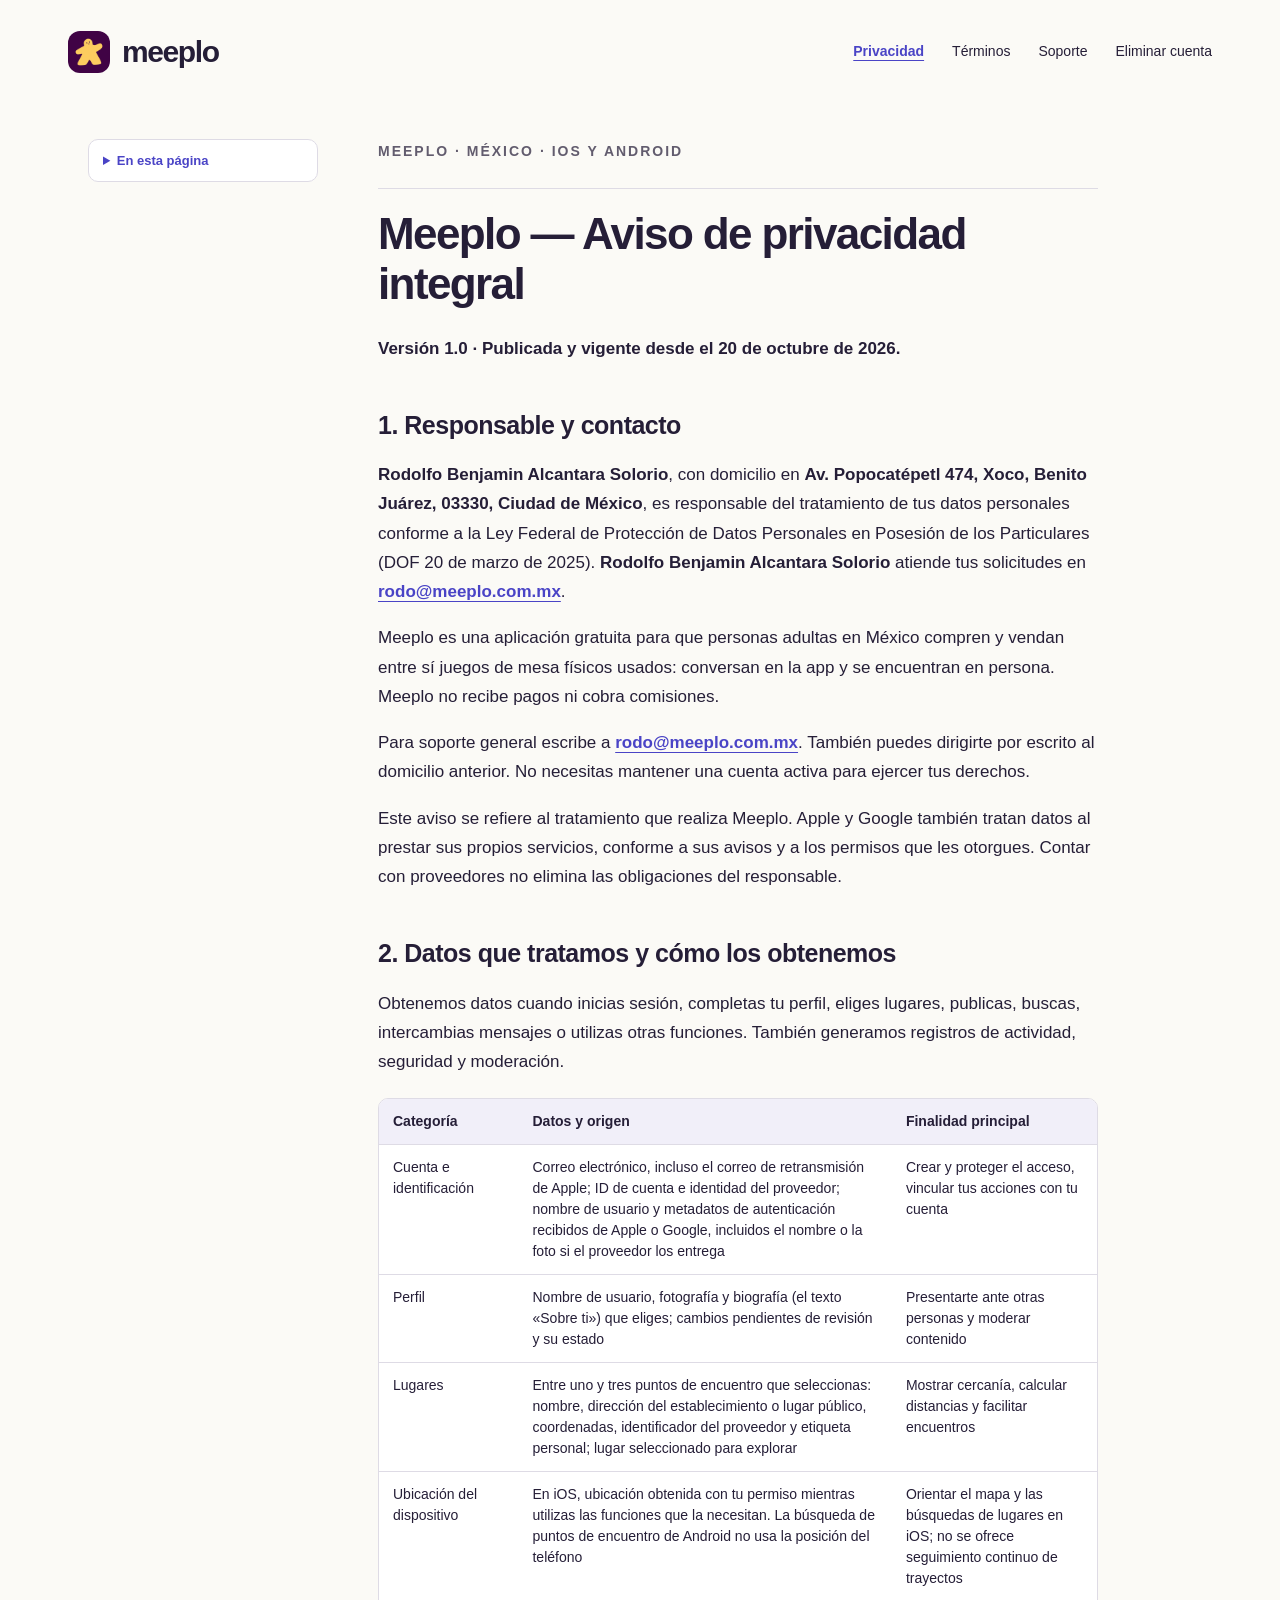
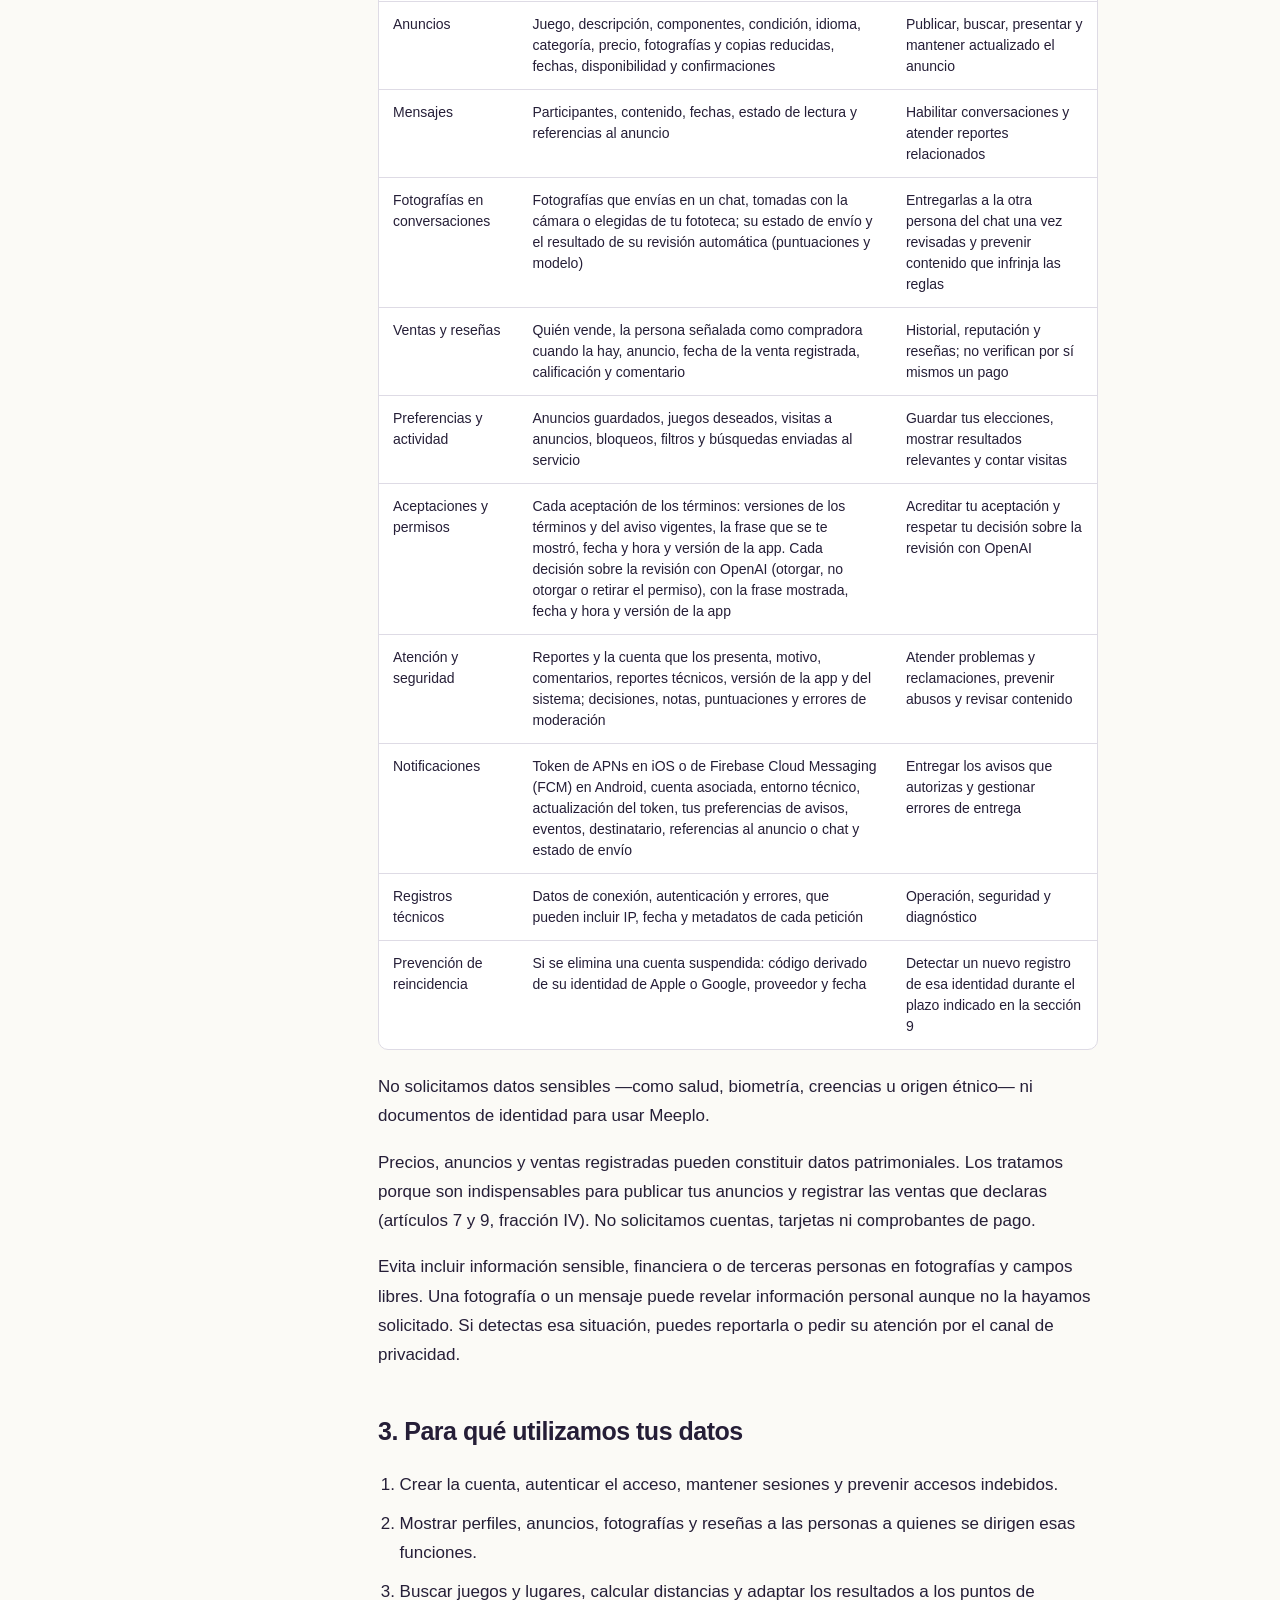
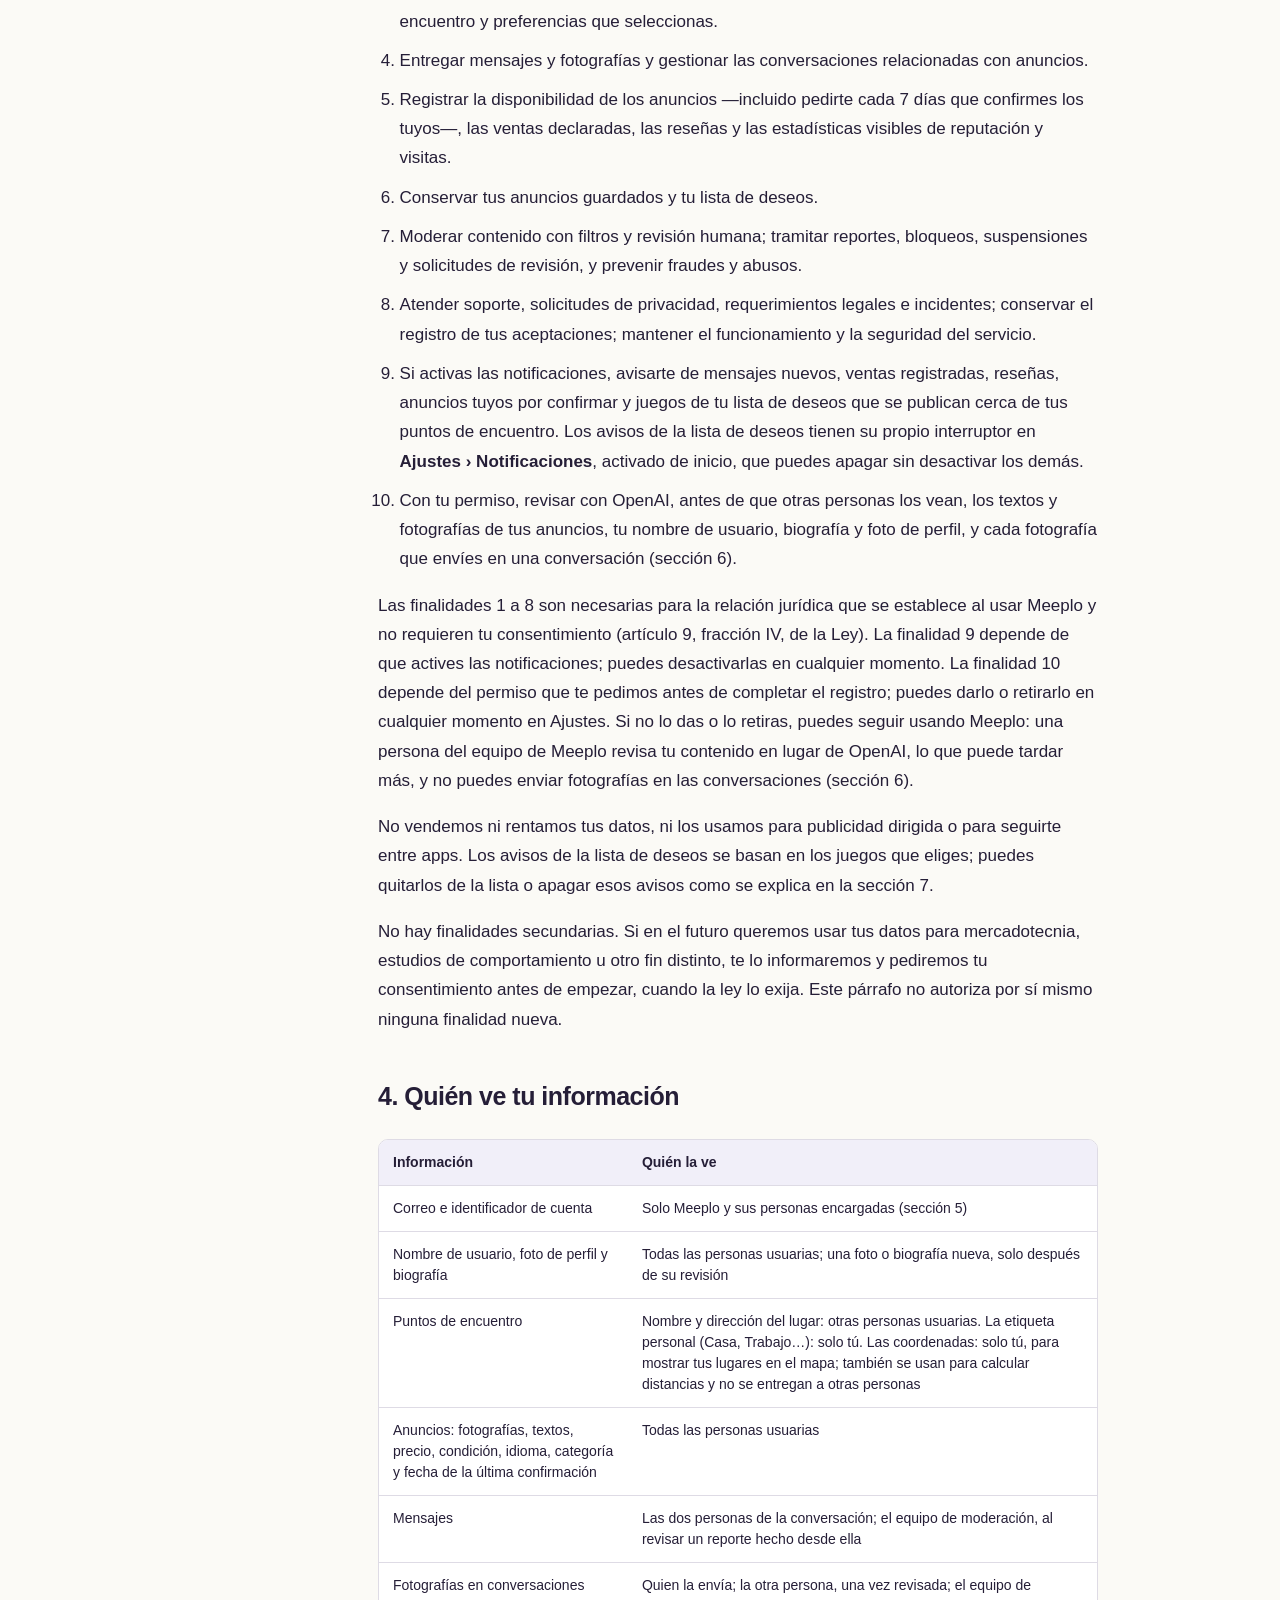
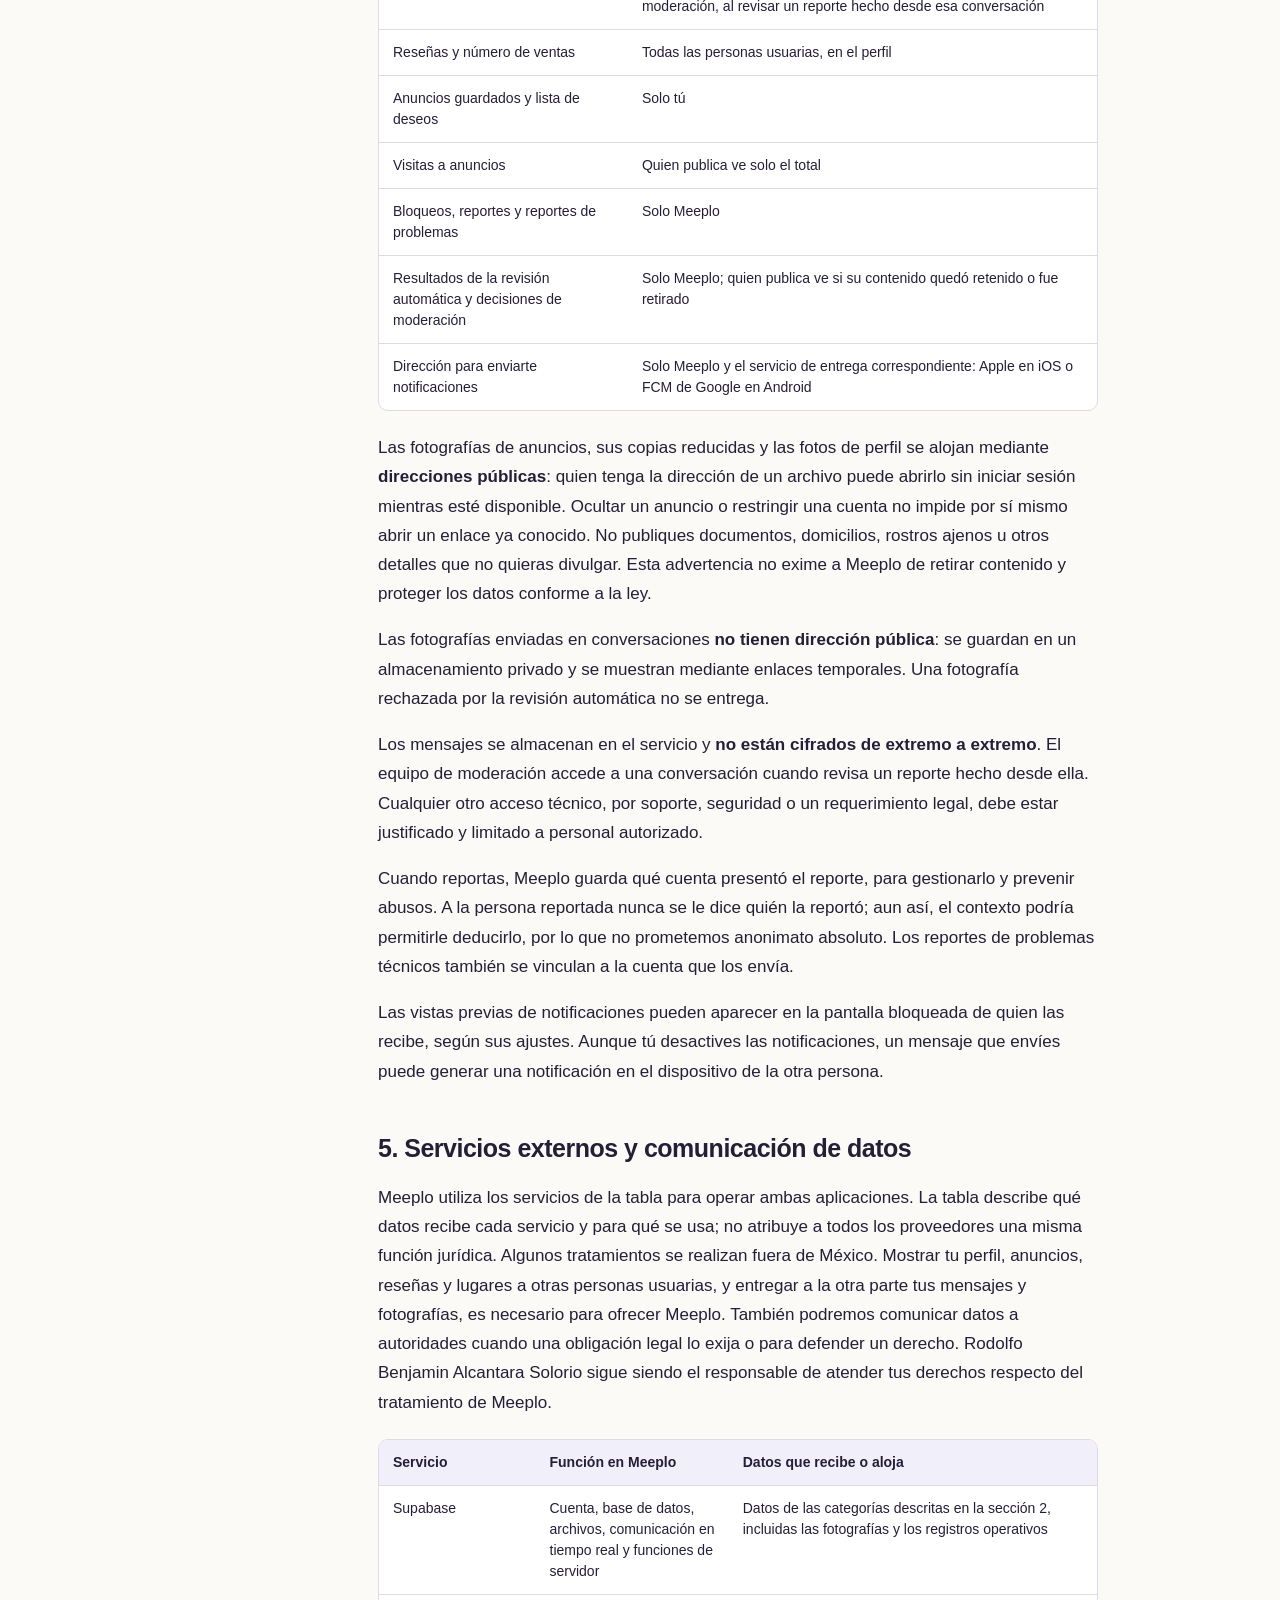
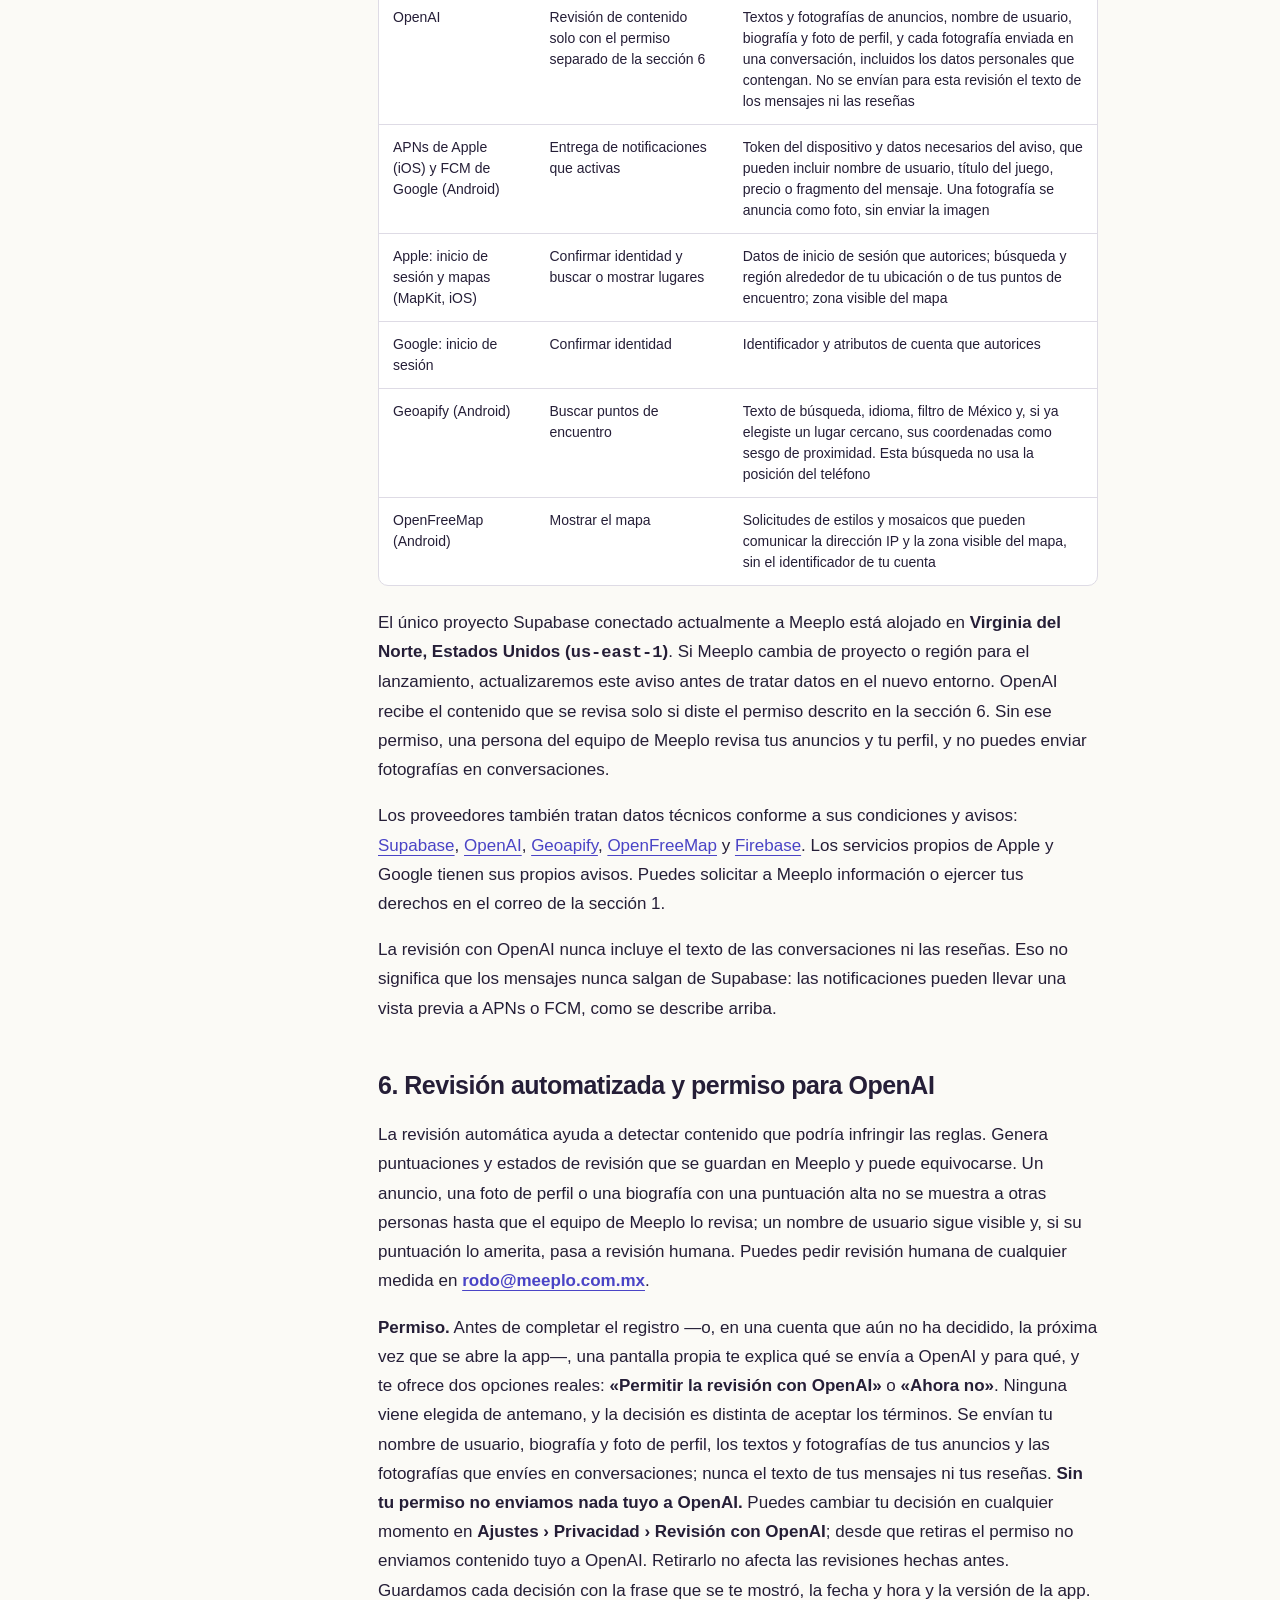
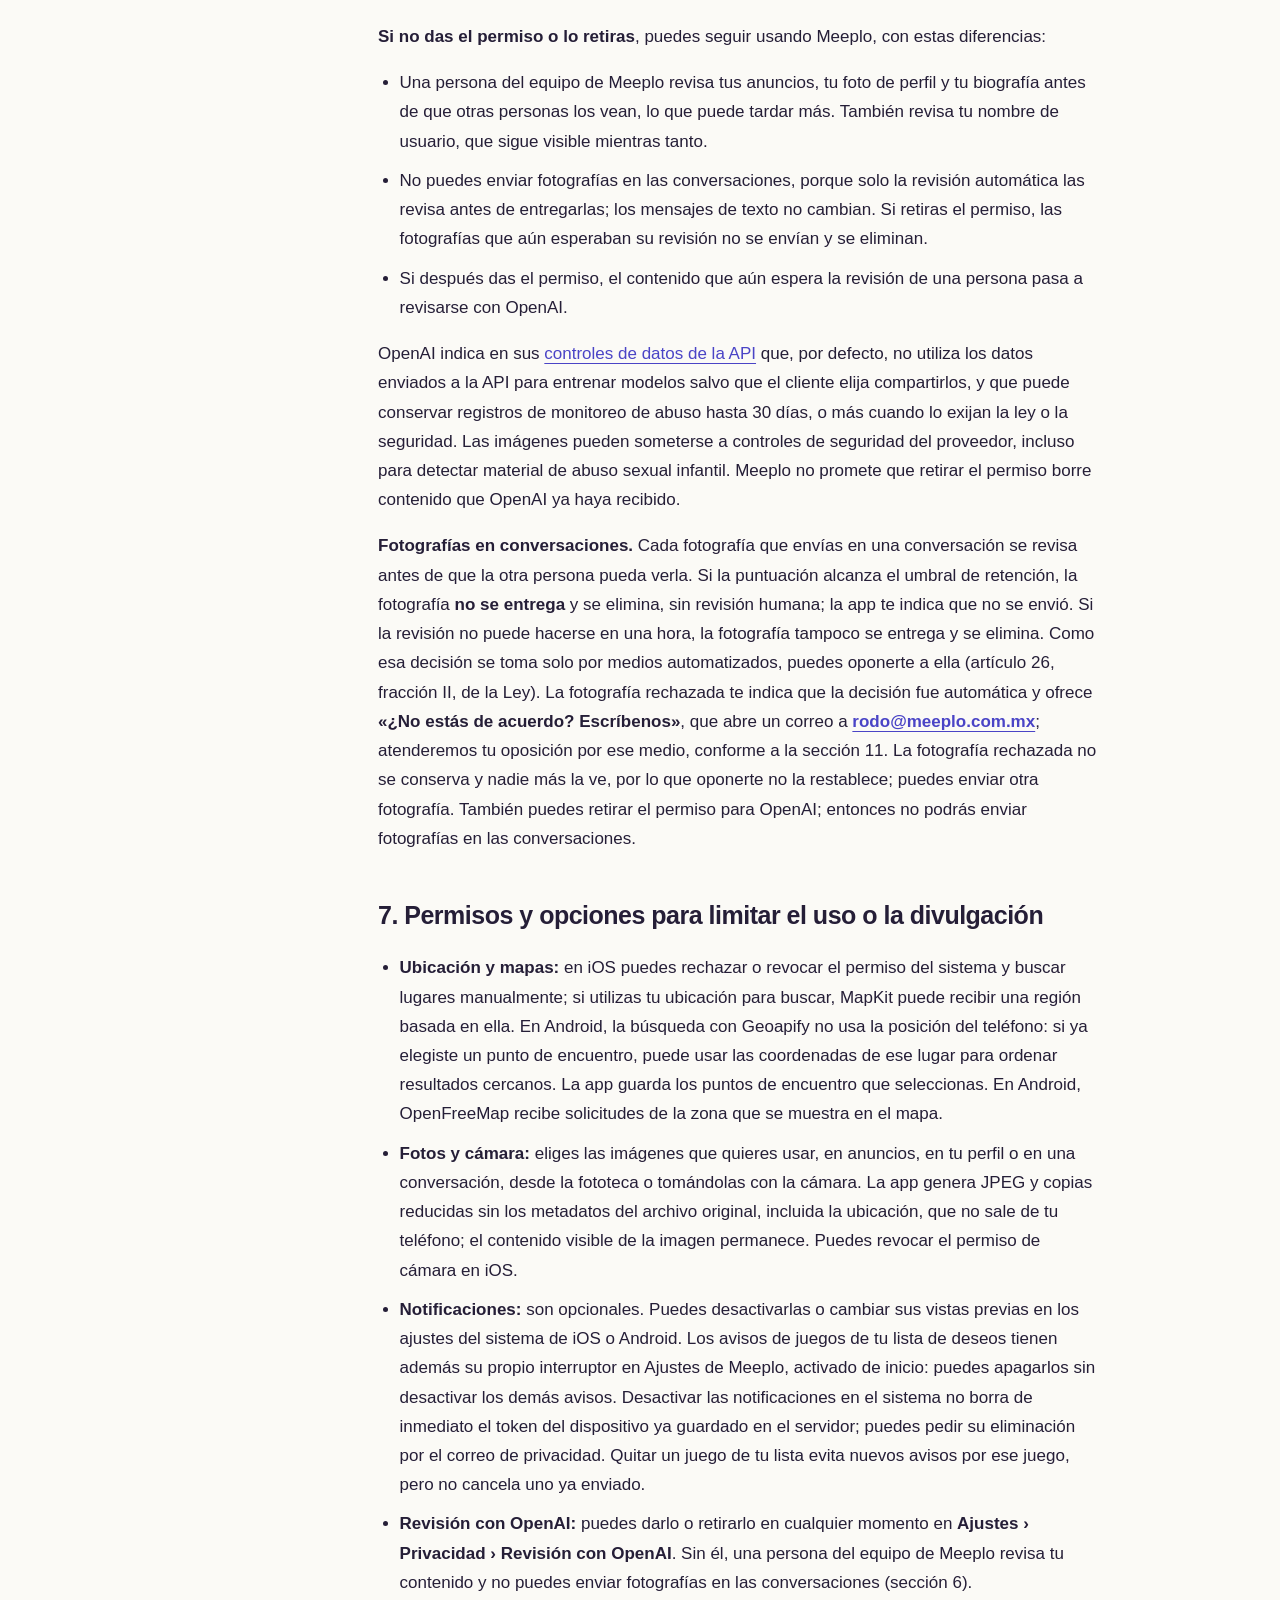
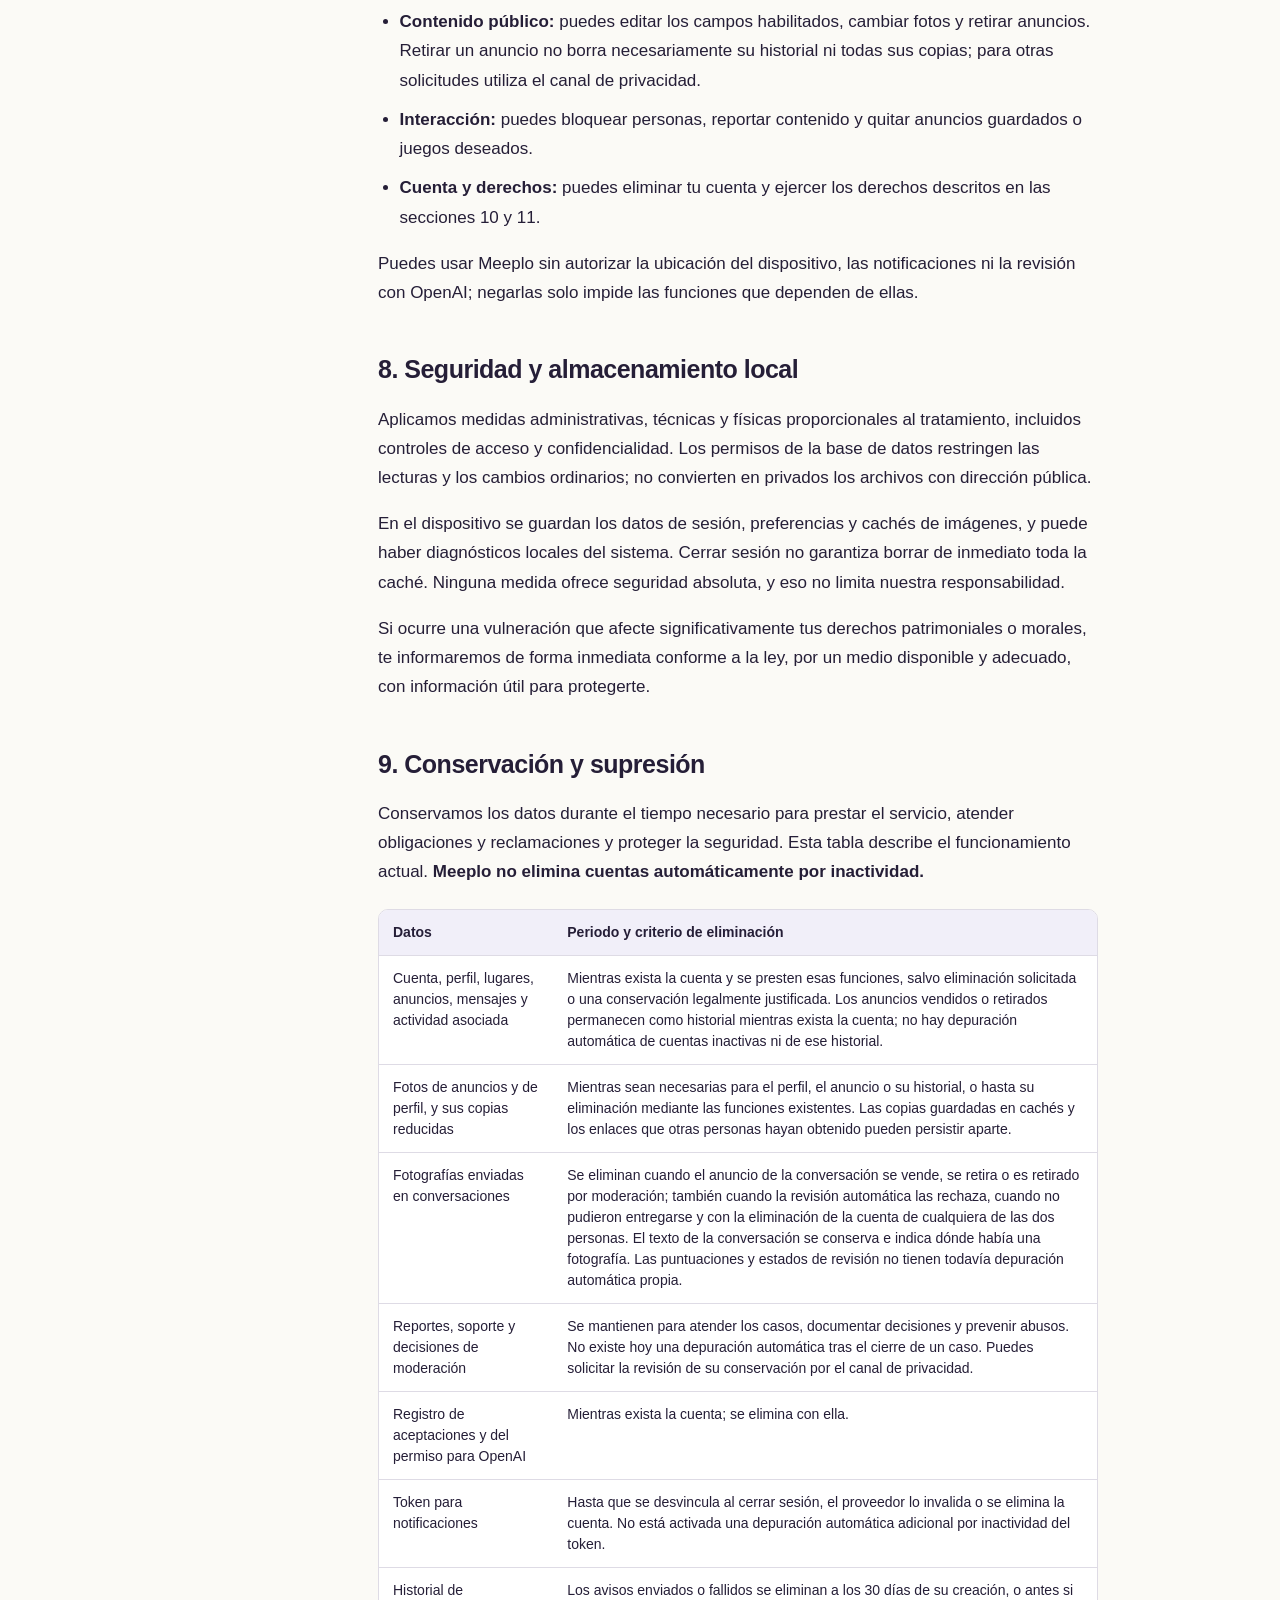
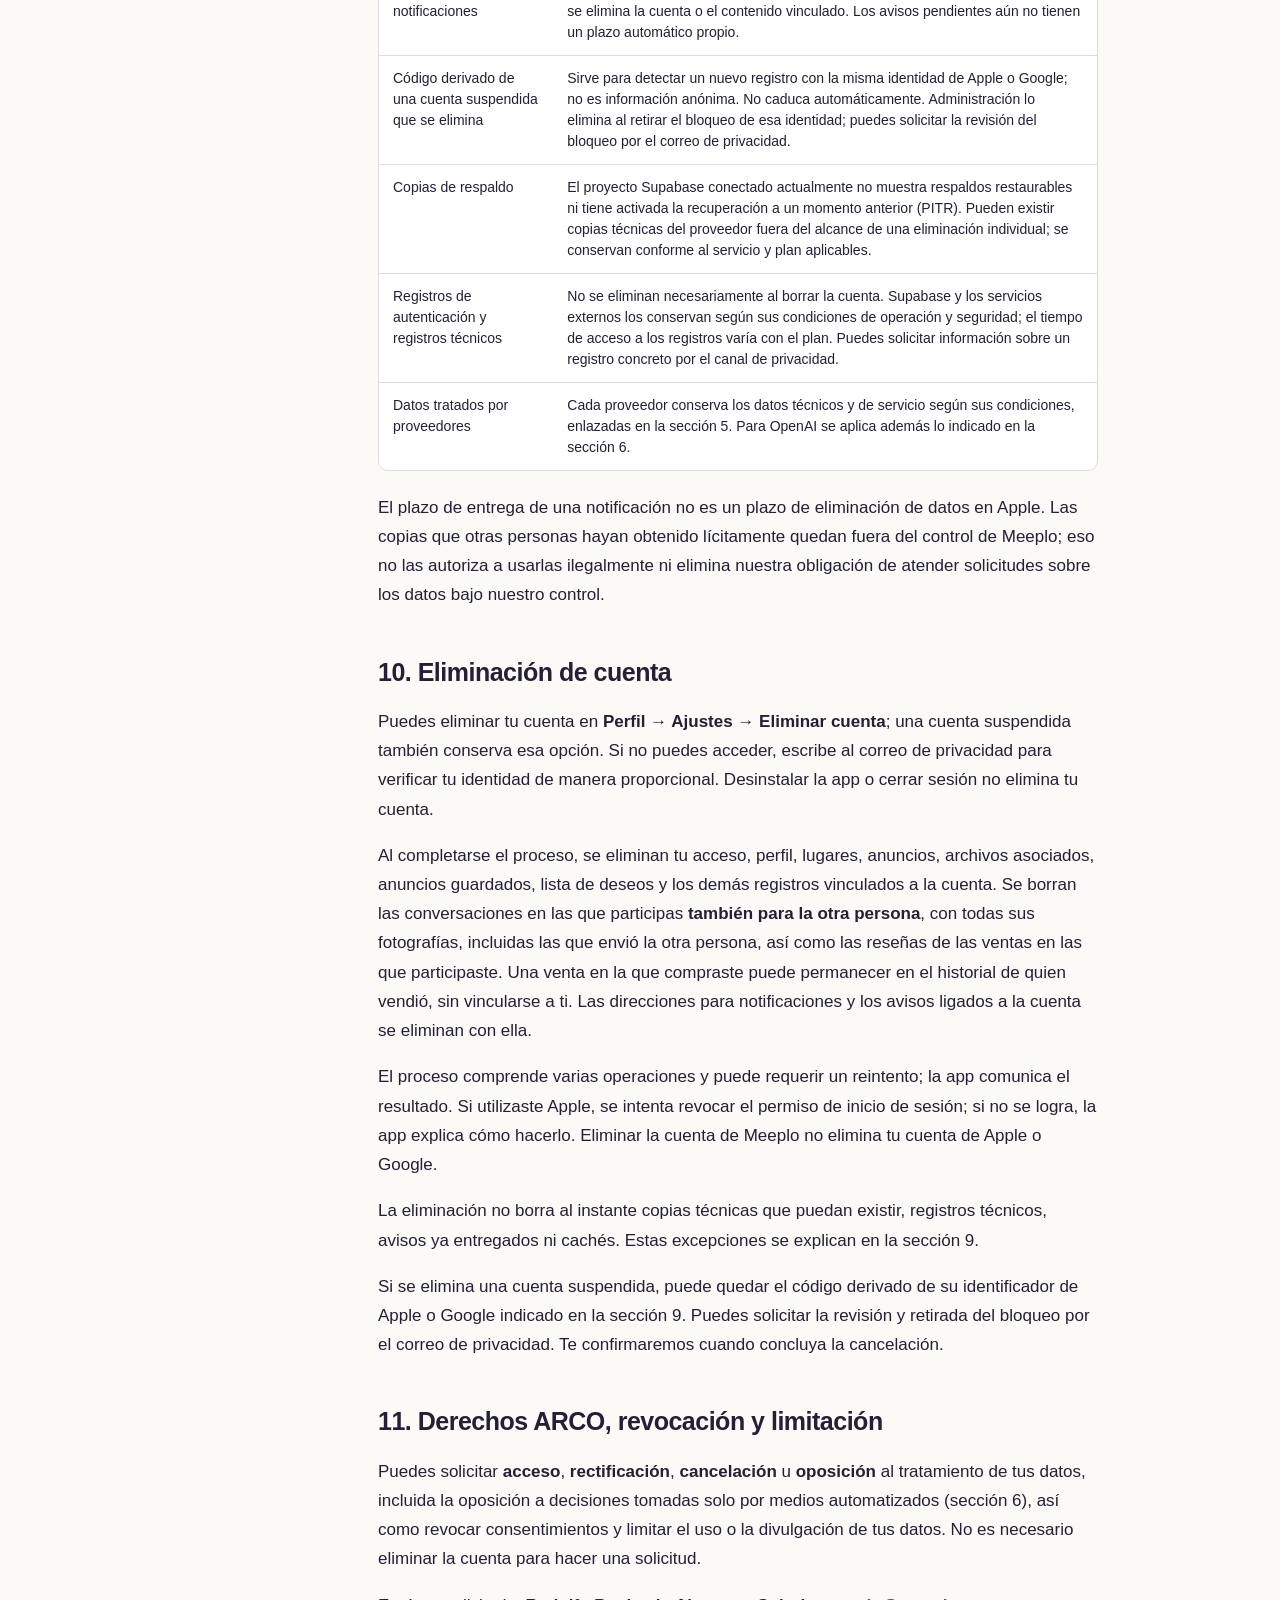
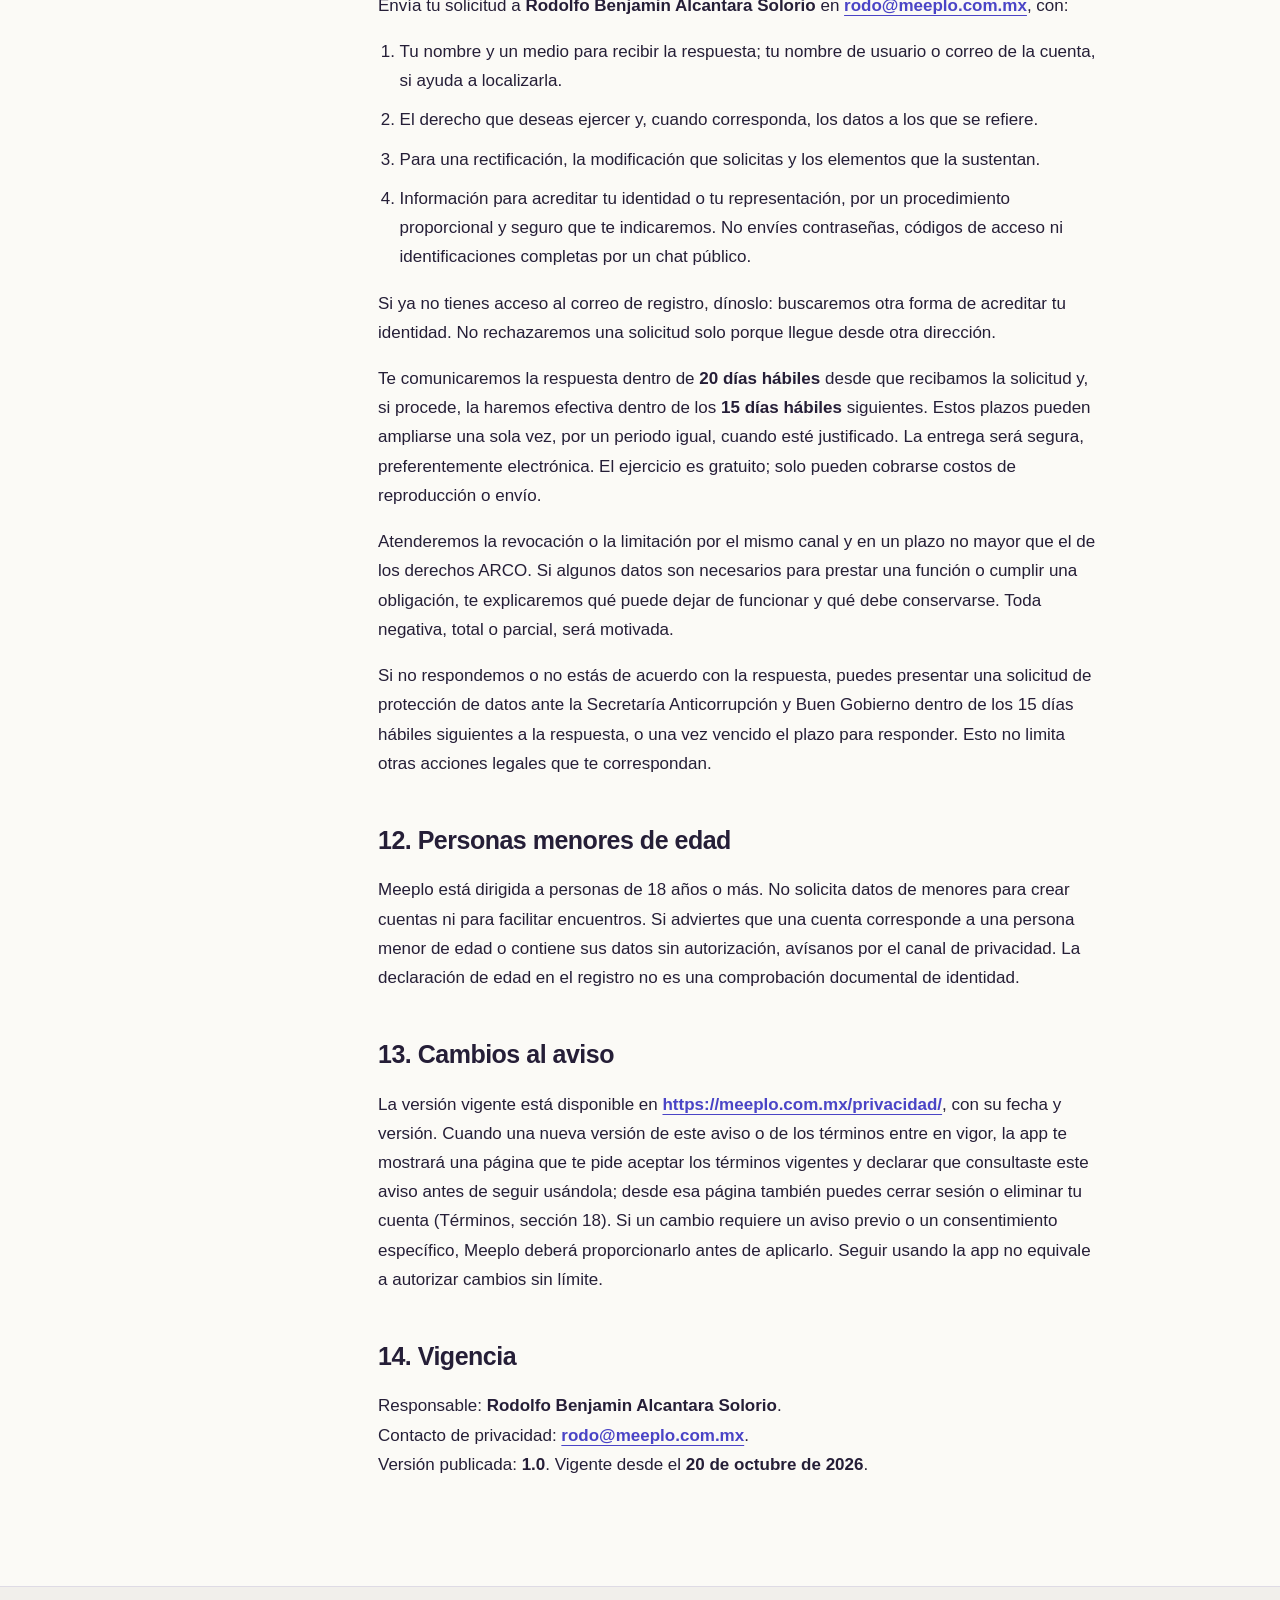
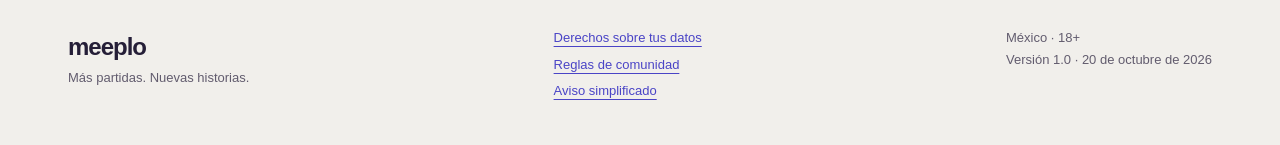
<file: privacidad/index.html>
<!doctype html>
<html lang="es-MX"><head><meta charset="utf-8"><meta name="viewport" content="width=device-width, initial-scale=1">
<title>Aviso de privacidad integral · Meeplo</title><meta name="description" content="Aviso de privacidad integral de Meeplo para iOS y Android en México.">
<link rel="stylesheet" href="../assets/site.css"><link rel="icon" href="../assets/meeplo.png"></head>
<body><a class="skip" href="#contenido">Saltar al contenido</a>
<header><a class="brand" href="../"><img src="../assets/meeplo.png" width="42" height="42" alt=""><span>meeplo</span></a><nav aria-label="Navegación principal"><a href="../privacidad/" aria-current="page">Privacidad</a><a href="../terminos/">Términos</a><a href="../soporte/">Soporte</a><a href="../eliminar-cuenta/">Eliminar cuenta</a></nav></header>
<main id="contenido" tabindex="-1" class="document "><aside aria-label="Índice de la página"><details><summary>En esta página</summary><ol><li><a href="#seccion-2">1. Responsable y contacto</a></li><li><a href="#seccion-3">2. Datos que tratamos y cómo los obtenemos</a></li><li><a href="#seccion-4">3. Para qué utilizamos tus datos</a></li><li><a href="#seccion-5">4. Quién ve tu información</a></li><li><a href="#seccion-6">5. Servicios externos y comunicación de datos</a></li><li><a href="#seccion-7">6. Revisión automatizada y permiso para OpenAI</a></li><li><a href="#seccion-8">7. Permisos y opciones para limitar el uso o la divulgación</a></li><li><a href="#seccion-9">8. Seguridad y almacenamiento local</a></li><li><a href="#seccion-10">9. Conservación y supresión</a></li><li><a href="#seccion-11">10. Eliminación de cuenta</a></li><li><a href="#seccion-12">11. Derechos ARCO, revocación y limitación</a></li><li><a href="#seccion-13">12. Personas menores de edad</a></li><li><a href="#seccion-14">13. Cambios al aviso</a></li><li><a href="#seccion-15">14. Vigencia</a></li></ol></details></aside><article><p class="eyebrow">MEEPLO · MÉXICO · IOS Y ANDROID</p><h1 id="seccion-1">Meeplo — Aviso de privacidad integral</h1>
<p><strong>Versión 1.0 · Publicada y vigente desde el 20 de octubre de 2026.</strong></p>
<h2 id="seccion-2">1. Responsable y contacto</h2>
<p><strong>Rodolfo Benjamin Alcantara Solorio</strong>, con domicilio en <strong>Av. Popocatépetl 474, Xoco, Benito Juárez, 03330, Ciudad de México</strong>, es responsable del tratamiento de tus datos personales conforme a la Ley Federal de Protección de Datos Personales en Posesión de los Particulares (DOF 20 de marzo de 2025). <strong>Rodolfo Benjamin Alcantara Solorio</strong> atiende tus solicitudes en <strong><a href="mailto:rodo@meeplo.com.mx">rodo@meeplo.com.mx</a></strong>.</p>
<p>Meeplo es una aplicación gratuita para que personas adultas en México compren y vendan entre sí juegos de mesa físicos usados: conversan en la app y se encuentran en persona. Meeplo no recibe pagos ni cobra comisiones.</p>
<p>Para soporte general escribe a <strong><a href="mailto:rodo@meeplo.com.mx">rodo@meeplo.com.mx</a></strong>. También puedes dirigirte por escrito al domicilio anterior. No necesitas mantener una cuenta activa para ejercer tus derechos.</p>
<p>Este aviso se refiere al tratamiento que realiza Meeplo. Apple y Google también tratan datos al prestar sus propios servicios, conforme a sus avisos y a los permisos que les otorgues. Contar con proveedores no elimina las obligaciones del responsable.</p>
<h2 id="seccion-3">2. Datos que tratamos y cómo los obtenemos</h2>
<p>Obtenemos datos cuando inicias sesión, completas tu perfil, eliges lugares, publicas, buscas, intercambias mensajes o utilizas otras funciones. También generamos registros de actividad, seguridad y moderación.</p>
<div class="table-scroll"><table>
<thead>
<tr>
<th>Categoría</th>
<th>Datos y origen</th>
<th>Finalidad principal</th>
</tr>
</thead>
<tbody><tr>
<td>Cuenta e identificación</td>
<td>Correo electrónico, incluso el correo de retransmisión de Apple; ID de cuenta e identidad del proveedor; nombre de usuario y metadatos de autenticación recibidos de Apple o Google, incluidos el nombre o la foto si el proveedor los entrega</td>
<td>Crear y proteger el acceso, vincular tus acciones con tu cuenta</td>
</tr>
<tr>
<td>Perfil</td>
<td>Nombre de usuario, fotografía y biografía (el texto «Sobre ti») que eliges; cambios pendientes de revisión y su estado</td>
<td>Presentarte ante otras personas y moderar contenido</td>
</tr>
<tr>
<td>Lugares</td>
<td>Entre uno y tres puntos de encuentro que seleccionas: nombre, dirección del establecimiento o lugar público, coordenadas, identificador del proveedor y etiqueta personal; lugar seleccionado para explorar</td>
<td>Mostrar cercanía, calcular distancias y facilitar encuentros</td>
</tr>
<tr>
<td>Ubicación del dispositivo</td>
<td>En iOS, ubicación obtenida con tu permiso mientras utilizas las funciones que la necesitan. La búsqueda de puntos de encuentro de Android no usa la posición del teléfono</td>
<td>Orientar el mapa y las búsquedas de lugares en iOS; no se ofrece seguimiento continuo de trayectos</td>
</tr>
<tr>
<td>Anuncios</td>
<td>Juego, descripción, componentes, condición, idioma, categoría, precio, fotografías y copias reducidas, fechas, disponibilidad y confirmaciones</td>
<td>Publicar, buscar, presentar y mantener actualizado el anuncio</td>
</tr>
<tr>
<td>Mensajes</td>
<td>Participantes, contenido, fechas, estado de lectura y referencias al anuncio</td>
<td>Habilitar conversaciones y atender reportes relacionados</td>
</tr>
<tr>
<td>Fotografías en conversaciones</td>
<td>Fotografías que envías en un chat, tomadas con la cámara o elegidas de tu fototeca; su estado de envío y el resultado de su revisión automática (puntuaciones y modelo)</td>
<td>Entregarlas a la otra persona del chat una vez revisadas y prevenir contenido que infrinja las reglas</td>
</tr>
<tr>
<td>Ventas y reseñas</td>
<td>Quién vende, la persona señalada como compradora cuando la hay, anuncio, fecha de la venta registrada, calificación y comentario</td>
<td>Historial, reputación y reseñas; no verifican por sí mismos un pago</td>
</tr>
<tr>
<td>Preferencias y actividad</td>
<td>Anuncios guardados, juegos deseados, visitas a anuncios, bloqueos, filtros y búsquedas enviadas al servicio</td>
<td>Guardar tus elecciones, mostrar resultados relevantes y contar visitas</td>
</tr>
<tr>
<td>Aceptaciones y permisos</td>
<td>Cada aceptación de los términos: versiones de los términos y del aviso vigentes, la frase que se te mostró, fecha y hora y versión de la app. Cada decisión sobre la revisión con OpenAI (otorgar, no otorgar o retirar el permiso), con la frase mostrada, fecha y hora y versión de la app</td>
<td>Acreditar tu aceptación y respetar tu decisión sobre la revisión con OpenAI</td>
</tr>
<tr>
<td>Atención y seguridad</td>
<td>Reportes y la cuenta que los presenta, motivo, comentarios, reportes técnicos, versión de la app y del sistema; decisiones, notas, puntuaciones y errores de moderación</td>
<td>Atender problemas y reclamaciones, prevenir abusos y revisar contenido</td>
</tr>
<tr>
<td>Notificaciones</td>
<td>Token de APNs en iOS o de Firebase Cloud Messaging (FCM) en Android, cuenta asociada, entorno técnico, actualización del token, tus preferencias de avisos, eventos, destinatario, referencias al anuncio o chat y estado de envío</td>
<td>Entregar los avisos que autorizas y gestionar errores de entrega</td>
</tr>
<tr>
<td>Registros técnicos</td>
<td>Datos de conexión, autenticación y errores, que pueden incluir IP, fecha y metadatos de cada petición</td>
<td>Operación, seguridad y diagnóstico</td>
</tr>
<tr>
<td>Prevención de reincidencia</td>
<td>Si se elimina una cuenta suspendida: código derivado de su identidad de Apple o Google, proveedor y fecha</td>
<td>Detectar un nuevo registro de esa identidad durante el plazo indicado en la sección 9</td>
</tr>
</tbody></table></div>
<p>No solicitamos datos sensibles —como salud, biometría, creencias u origen étnico— ni documentos de identidad para usar Meeplo.</p>
<p>Precios, anuncios y ventas registradas pueden constituir datos patrimoniales. Los tratamos porque son indispensables para publicar tus anuncios y registrar las ventas que declaras (artículos 7 y 9, fracción IV). No solicitamos cuentas, tarjetas ni comprobantes de pago.</p>
<p>Evita incluir información sensible, financiera o de terceras personas en fotografías y campos libres. Una fotografía o un mensaje puede revelar información personal aunque no la hayamos solicitado. Si detectas esa situación, puedes reportarla o pedir su atención por el canal de privacidad.</p>
<h2 id="seccion-4">3. Para qué utilizamos tus datos</h2>
<ol>
<li>Crear la cuenta, autenticar el acceso, mantener sesiones y prevenir accesos indebidos.</li>
<li>Mostrar perfiles, anuncios, fotografías y reseñas a las personas a quienes se dirigen esas funciones.</li>
<li>Buscar juegos y lugares, calcular distancias y adaptar los resultados a los puntos de encuentro y preferencias que seleccionas.</li>
<li>Entregar mensajes y fotografías y gestionar las conversaciones relacionadas con anuncios.</li>
<li>Registrar la disponibilidad de los anuncios —incluido pedirte cada 7 días que confirmes los tuyos—, las ventas declaradas, las reseñas y las estadísticas visibles de reputación y visitas.</li>
<li>Conservar tus anuncios guardados y tu lista de deseos.</li>
<li>Moderar contenido con filtros y revisión humana; tramitar reportes, bloqueos, suspensiones y solicitudes de revisión, y prevenir fraudes y abusos.</li>
<li>Atender soporte, solicitudes de privacidad, requerimientos legales e incidentes; conservar el registro de tus aceptaciones; mantener el funcionamiento y la seguridad del servicio.</li>
<li>Si activas las notificaciones, avisarte de mensajes nuevos, ventas registradas, reseñas, anuncios tuyos por confirmar y juegos de tu lista de deseos que se publican cerca de tus puntos de encuentro. Los avisos de la lista de deseos tienen su propio interruptor en <strong>Ajustes › Notificaciones</strong>, activado de inicio, que puedes apagar sin desactivar los demás.</li>
<li>Con tu permiso, revisar con OpenAI, antes de que otras personas los vean, los textos y fotografías de tus anuncios, tu nombre de usuario, biografía y foto de perfil, y cada fotografía que envíes en una conversación (sección 6).</li>
</ol>
<p>Las finalidades 1 a 8 son necesarias para la relación jurídica que se establece al usar Meeplo y no requieren tu consentimiento (artículo 9, fracción IV, de la Ley). La finalidad 9 depende de que actives las notificaciones; puedes desactivarlas en cualquier momento. La finalidad 10 depende del permiso que te pedimos antes de completar el registro; puedes darlo o retirarlo en cualquier momento en Ajustes. Si no lo das o lo retiras, puedes seguir usando Meeplo: una persona del equipo de Meeplo revisa tu contenido en lugar de OpenAI, lo que puede tardar más, y no puedes enviar fotografías en las conversaciones (sección 6).</p>
<p>No vendemos ni rentamos tus datos, ni los usamos para publicidad dirigida o para seguirte entre apps. Los avisos de la lista de deseos se basan en los juegos que eliges; puedes quitarlos de la lista o apagar esos avisos como se explica en la sección 7.</p>
<p>No hay finalidades secundarias. Si en el futuro queremos usar tus datos para mercadotecnia, estudios de comportamiento u otro fin distinto, te lo informaremos y pediremos tu consentimiento antes de empezar, cuando la ley lo exija. Este párrafo no autoriza por sí mismo ninguna finalidad nueva.</p>
<h2 id="seccion-5">4. Quién ve tu información</h2>
<div class="table-scroll"><table>
<thead>
<tr>
<th>Información</th>
<th>Quién la ve</th>
</tr>
</thead>
<tbody><tr>
<td>Correo e identificador de cuenta</td>
<td>Solo Meeplo y sus personas encargadas (sección 5)</td>
</tr>
<tr>
<td>Nombre de usuario, foto de perfil y biografía</td>
<td>Todas las personas usuarias; una foto o biografía nueva, solo después de su revisión</td>
</tr>
<tr>
<td>Puntos de encuentro</td>
<td>Nombre y dirección del lugar: otras personas usuarias. La etiqueta personal (Casa, Trabajo…): solo tú. Las coordenadas: solo tú, para mostrar tus lugares en el mapa; también se usan para calcular distancias y no se entregan a otras personas</td>
</tr>
<tr>
<td>Anuncios: fotografías, textos, precio, condición, idioma, categoría y fecha de la última confirmación</td>
<td>Todas las personas usuarias</td>
</tr>
<tr>
<td>Mensajes</td>
<td>Las dos personas de la conversación; el equipo de moderación, al revisar un reporte hecho desde ella</td>
</tr>
<tr>
<td>Fotografías en conversaciones</td>
<td>Quien la envía; la otra persona, una vez revisada; el equipo de moderación, al revisar un reporte hecho desde esa conversación</td>
</tr>
<tr>
<td>Reseñas y número de ventas</td>
<td>Todas las personas usuarias, en el perfil</td>
</tr>
<tr>
<td>Anuncios guardados y lista de deseos</td>
<td>Solo tú</td>
</tr>
<tr>
<td>Visitas a anuncios</td>
<td>Quien publica ve solo el total</td>
</tr>
<tr>
<td>Bloqueos, reportes y reportes de problemas</td>
<td>Solo Meeplo</td>
</tr>
<tr>
<td>Resultados de la revisión automática y decisiones de moderación</td>
<td>Solo Meeplo; quien publica ve si su contenido quedó retenido o fue retirado</td>
</tr>
<tr>
<td>Dirección para enviarte notificaciones</td>
<td>Solo Meeplo y el servicio de entrega correspondiente: Apple en iOS o FCM de Google en Android</td>
</tr>
</tbody></table></div>
<p>Las fotografías de anuncios, sus copias reducidas y las fotos de perfil se alojan mediante <strong>direcciones públicas</strong>: quien tenga la dirección de un archivo puede abrirlo sin iniciar sesión mientras esté disponible. Ocultar un anuncio o restringir una cuenta no impide por sí mismo abrir un enlace ya conocido. No publiques documentos, domicilios, rostros ajenos u otros detalles que no quieras divulgar. Esta advertencia no exime a Meeplo de retirar contenido y proteger los datos conforme a la ley.</p>
<p>Las fotografías enviadas en conversaciones <strong>no tienen dirección pública</strong>: se guardan en un almacenamiento privado y se muestran mediante enlaces temporales. Una fotografía rechazada por la revisión automática no se entrega.</p>
<p>Los mensajes se almacenan en el servicio y <strong>no están cifrados de extremo a extremo</strong>. El equipo de moderación accede a una conversación cuando revisa un reporte hecho desde ella. Cualquier otro acceso técnico, por soporte, seguridad o un requerimiento legal, debe estar justificado y limitado a personal autorizado.</p>
<p>Cuando reportas, Meeplo guarda qué cuenta presentó el reporte, para gestionarlo y prevenir abusos. A la persona reportada nunca se le dice quién la reportó; aun así, el contexto podría permitirle deducirlo, por lo que no prometemos anonimato absoluto. Los reportes de problemas técnicos también se vinculan a la cuenta que los envía.</p>
<p>Las vistas previas de notificaciones pueden aparecer en la pantalla bloqueada de quien las recibe, según sus ajustes. Aunque tú desactives las notificaciones, un mensaje que envíes puede generar una notificación en el dispositivo de la otra persona.</p>
<h2 id="seccion-6">5. Servicios externos y comunicación de datos</h2>
<p>Meeplo utiliza los servicios de la tabla para operar ambas aplicaciones. La tabla describe qué datos recibe cada servicio y para qué se usa; no atribuye a todos los proveedores una misma función jurídica. Algunos tratamientos se realizan fuera de México. Mostrar tu perfil, anuncios, reseñas y lugares a otras personas usuarias, y entregar a la otra parte tus mensajes y fotografías, es necesario para ofrecer Meeplo. También podremos comunicar datos a autoridades cuando una obligación legal lo exija o para defender un derecho. Rodolfo Benjamin Alcantara Solorio sigue siendo el responsable de atender tus derechos respecto del tratamiento de Meeplo.</p>
<div class="table-scroll"><table>
<thead>
<tr>
<th>Servicio</th>
<th>Función en Meeplo</th>
<th>Datos que recibe o aloja</th>
</tr>
</thead>
<tbody><tr>
<td>Supabase</td>
<td>Cuenta, base de datos, archivos, comunicación en tiempo real y funciones de servidor</td>
<td>Datos de las categorías descritas en la sección 2, incluidas las fotografías y los registros operativos</td>
</tr>
<tr>
<td>OpenAI</td>
<td>Revisión de contenido solo con el permiso separado de la sección 6</td>
<td>Textos y fotografías de anuncios, nombre de usuario, biografía y foto de perfil, y cada fotografía enviada en una conversación, incluidos los datos personales que contengan. No se envían para esta revisión el texto de los mensajes ni las reseñas</td>
</tr>
<tr>
<td>APNs de Apple (iOS) y FCM de Google (Android)</td>
<td>Entrega de notificaciones que activas</td>
<td>Token del dispositivo y datos necesarios del aviso, que pueden incluir nombre de usuario, título del juego, precio o fragmento del mensaje. Una fotografía se anuncia como foto, sin enviar la imagen</td>
</tr>
<tr>
<td>Apple: inicio de sesión y mapas (MapKit, iOS)</td>
<td>Confirmar identidad y buscar o mostrar lugares</td>
<td>Datos de inicio de sesión que autorices; búsqueda y región alrededor de tu ubicación o de tus puntos de encuentro; zona visible del mapa</td>
</tr>
<tr>
<td>Google: inicio de sesión</td>
<td>Confirmar identidad</td>
<td>Identificador y atributos de cuenta que autorices</td>
</tr>
<tr>
<td>Geoapify (Android)</td>
<td>Buscar puntos de encuentro</td>
<td>Texto de búsqueda, idioma, filtro de México y, si ya elegiste un lugar cercano, sus coordenadas como sesgo de proximidad. Esta búsqueda no usa la posición del teléfono</td>
</tr>
<tr>
<td>OpenFreeMap (Android)</td>
<td>Mostrar el mapa</td>
<td>Solicitudes de estilos y mosaicos que pueden comunicar la dirección IP y la zona visible del mapa, sin el identificador de tu cuenta</td>
</tr>
</tbody></table></div>
<p>El único proyecto Supabase conectado actualmente a Meeplo está alojado en <strong>Virginia del Norte, Estados Unidos (<code>us-east-1</code>)</strong>. Si Meeplo cambia de proyecto o región para el lanzamiento, actualizaremos este aviso antes de tratar datos en el nuevo entorno. OpenAI recibe el contenido que se revisa solo si diste el permiso descrito en la sección 6. Sin ese permiso, una persona del equipo de Meeplo revisa tus anuncios y tu perfil, y no puedes enviar fotografías en conversaciones.</p>
<p>Los proveedores también tratan datos técnicos conforme a sus condiciones y avisos: <a href="https://supabase.com/privacy">Supabase</a>, <a href="https://developers.openai.com/api/docs/guides/your-data">OpenAI</a>, <a href="https://www.geoapify.com/privacy-policy/">Geoapify</a>, <a href="https://openfreemap.org/privacy/">OpenFreeMap</a> y <a href="https://firebase.google.com/support/privacy/">Firebase</a>. Los servicios propios de Apple y Google tienen sus propios avisos. Puedes solicitar a Meeplo información o ejercer tus derechos en el correo de la sección 1.</p>
<p>La revisión con OpenAI nunca incluye el texto de las conversaciones ni las reseñas. Eso no significa que los mensajes nunca salgan de Supabase: las notificaciones pueden llevar una vista previa a APNs o FCM, como se describe arriba.</p>
<h2 id="seccion-7">6. Revisión automatizada y permiso para OpenAI</h2>
<p>La revisión automática ayuda a detectar contenido que podría infringir las reglas. Genera puntuaciones y estados de revisión que se guardan en Meeplo y puede equivocarse. Un anuncio, una foto de perfil o una biografía con una puntuación alta no se muestra a otras personas hasta que el equipo de Meeplo lo revisa; un nombre de usuario sigue visible y, si su puntuación lo amerita, pasa a revisión humana. Puedes pedir revisión humana de cualquier medida en <strong><a href="mailto:rodo@meeplo.com.mx">rodo@meeplo.com.mx</a></strong>.</p>
<p><strong>Permiso.</strong> Antes de completar el registro —o, en una cuenta que aún no ha decidido, la próxima vez que se abre la app—, una pantalla propia te explica qué se envía a OpenAI y para qué, y te ofrece dos opciones reales: <strong>«Permitir la revisión con OpenAI»</strong> o <strong>«Ahora no»</strong>. Ninguna viene elegida de antemano, y la decisión es distinta de aceptar los términos. Se envían tu nombre de usuario, biografía y foto de perfil, los textos y fotografías de tus anuncios y las fotografías que envíes en conversaciones; nunca el texto de tus mensajes ni tus reseñas. <strong>Sin tu permiso no enviamos nada tuyo a OpenAI.</strong> Puedes cambiar tu decisión en cualquier momento en <strong>Ajustes › Privacidad › Revisión con OpenAI</strong>; desde que retiras el permiso no enviamos contenido tuyo a OpenAI. Retirarlo no afecta las revisiones hechas antes. Guardamos cada decisión con la frase que se te mostró, la fecha y hora y la versión de la app.</p>
<p><strong>Si no das el permiso o lo retiras</strong>, puedes seguir usando Meeplo, con estas diferencias:</p>
<ul>
<li>Una persona del equipo de Meeplo revisa tus anuncios, tu foto de perfil y tu biografía antes de que otras personas los vean, lo que puede tardar más. También revisa tu nombre de usuario, que sigue visible mientras tanto.</li>
<li>No puedes enviar fotografías en las conversaciones, porque solo la revisión automática las revisa antes de entregarlas; los mensajes de texto no cambian. Si retiras el permiso, las fotografías que aún esperaban su revisión no se envían y se eliminan.</li>
<li>Si después das el permiso, el contenido que aún espera la revisión de una persona pasa a revisarse con OpenAI.</li>
</ul>
<p>OpenAI indica en sus <a href="https://developers.openai.com/api/docs/guides/your-data">controles de datos de la API</a> que, por defecto, no utiliza los datos enviados a la API para entrenar modelos salvo que el cliente elija compartirlos, y que puede conservar registros de monitoreo de abuso hasta 30 días, o más cuando lo exijan la ley o la seguridad. Las imágenes pueden someterse a controles de seguridad del proveedor, incluso para detectar material de abuso sexual infantil. Meeplo no promete que retirar el permiso borre contenido que OpenAI ya haya recibido.</p>
<p><strong>Fotografías en conversaciones.</strong> Cada fotografía que envías en una conversación se revisa antes de que la otra persona pueda verla. Si la puntuación alcanza el umbral de retención, la fotografía <strong>no se entrega</strong> y se elimina, sin revisión humana; la app te indica que no se envió. Si la revisión no puede hacerse en una hora, la fotografía tampoco se entrega y se elimina. Como esa decisión se toma solo por medios automatizados, puedes oponerte a ella (artículo 26, fracción II, de la Ley). La fotografía rechazada te indica que la decisión fue automática y ofrece <strong>«¿No estás de acuerdo? Escríbenos»</strong>, que abre un correo a <strong><a href="mailto:rodo@meeplo.com.mx">rodo@meeplo.com.mx</a></strong>; atenderemos tu oposición por ese medio, conforme a la sección 11. La fotografía rechazada no se conserva y nadie más la ve, por lo que oponerte no la restablece; puedes enviar otra fotografía. También puedes retirar el permiso para OpenAI; entonces no podrás enviar fotografías en las conversaciones.</p>
<h2 id="seccion-8">7. Permisos y opciones para limitar el uso o la divulgación</h2>
<ul>
<li><strong>Ubicación y mapas:</strong> en iOS puedes rechazar o revocar el permiso del sistema y buscar lugares manualmente; si utilizas tu ubicación para buscar, MapKit puede recibir una región basada en ella. En Android, la búsqueda con Geoapify no usa la posición del teléfono: si ya elegiste un punto de encuentro, puede usar las coordenadas de ese lugar para ordenar resultados cercanos. La app guarda los puntos de encuentro que seleccionas. En Android, OpenFreeMap recibe solicitudes de la zona que se muestra en el mapa.</li>
<li><strong>Fotos y cámara:</strong> eliges las imágenes que quieres usar, en anuncios, en tu perfil o en una conversación, desde la fototeca o tomándolas con la cámara. La app genera JPEG y copias reducidas sin los metadatos del archivo original, incluida la ubicación, que no sale de tu teléfono; el contenido visible de la imagen permanece. Puedes revocar el permiso de cámara en iOS.</li>
<li><strong>Notificaciones:</strong> son opcionales. Puedes desactivarlas o cambiar sus vistas previas en los ajustes del sistema de iOS o Android. Los avisos de juegos de tu lista de deseos tienen además su propio interruptor en Ajustes de Meeplo, activado de inicio: puedes apagarlos sin desactivar los demás avisos. Desactivar las notificaciones en el sistema no borra de inmediato el token del dispositivo ya guardado en el servidor; puedes pedir su eliminación por el correo de privacidad. Quitar un juego de tu lista evita nuevos avisos por ese juego, pero no cancela uno ya enviado.</li>
<li><strong>Revisión con OpenAI:</strong> puedes darlo o retirarlo en cualquier momento en <strong>Ajustes › Privacidad › Revisión con OpenAI</strong>. Sin él, una persona del equipo de Meeplo revisa tu contenido y no puedes enviar fotografías en las conversaciones (sección 6).</li>
<li><strong>Contenido público:</strong> puedes editar los campos habilitados, cambiar fotos y retirar anuncios. Retirar un anuncio no borra necesariamente su historial ni todas sus copias; para otras solicitudes utiliza el canal de privacidad.</li>
<li><strong>Interacción:</strong> puedes bloquear personas, reportar contenido y quitar anuncios guardados o juegos deseados.</li>
<li><strong>Cuenta y derechos:</strong> puedes eliminar tu cuenta y ejercer los derechos descritos en las secciones 10 y 11.</li>
</ul>
<p>Puedes usar Meeplo sin autorizar la ubicación del dispositivo, las notificaciones ni la revisión con OpenAI; negarlas solo impide las funciones que dependen de ellas.</p>
<h2 id="seccion-9">8. Seguridad y almacenamiento local</h2>
<p>Aplicamos medidas administrativas, técnicas y físicas proporcionales al tratamiento, incluidos controles de acceso y confidencialidad. Los permisos de la base de datos restringen las lecturas y los cambios ordinarios; no convierten en privados los archivos con dirección pública.</p>
<p>En el dispositivo se guardan los datos de sesión, preferencias y cachés de imágenes, y puede haber diagnósticos locales del sistema. Cerrar sesión no garantiza borrar de inmediato toda la caché. Ninguna medida ofrece seguridad absoluta, y eso no limita nuestra responsabilidad.</p>
<p>Si ocurre una vulneración que afecte significativamente tus derechos patrimoniales o morales, te informaremos de forma inmediata conforme a la ley, por un medio disponible y adecuado, con información útil para protegerte.</p>
<h2 id="seccion-10">9. Conservación y supresión</h2>
<p>Conservamos los datos durante el tiempo necesario para prestar el servicio, atender obligaciones y reclamaciones y proteger la seguridad. Esta tabla describe el funcionamiento actual. <strong>Meeplo no elimina cuentas automáticamente por inactividad.</strong></p>
<div class="table-scroll"><table>
<thead>
<tr>
<th>Datos</th>
<th>Periodo y criterio de eliminación</th>
</tr>
</thead>
<tbody><tr>
<td>Cuenta, perfil, lugares, anuncios, mensajes y actividad asociada</td>
<td>Mientras exista la cuenta y se presten esas funciones, salvo eliminación solicitada o una conservación legalmente justificada. Los anuncios vendidos o retirados permanecen como historial mientras exista la cuenta; no hay depuración automática de cuentas inactivas ni de ese historial.</td>
</tr>
<tr>
<td>Fotos de anuncios y de perfil, y sus copias reducidas</td>
<td>Mientras sean necesarias para el perfil, el anuncio o su historial, o hasta su eliminación mediante las funciones existentes. Las copias guardadas en cachés y los enlaces que otras personas hayan obtenido pueden persistir aparte.</td>
</tr>
<tr>
<td>Fotografías enviadas en conversaciones</td>
<td>Se eliminan cuando el anuncio de la conversación se vende, se retira o es retirado por moderación; también cuando la revisión automática las rechaza, cuando no pudieron entregarse y con la eliminación de la cuenta de cualquiera de las dos personas. El texto de la conversación se conserva e indica dónde había una fotografía. Las puntuaciones y estados de revisión no tienen todavía depuración automática propia.</td>
</tr>
<tr>
<td>Reportes, soporte y decisiones de moderación</td>
<td>Se mantienen para atender los casos, documentar decisiones y prevenir abusos. No existe hoy una depuración automática tras el cierre de un caso. Puedes solicitar la revisión de su conservación por el canal de privacidad.</td>
</tr>
<tr>
<td>Registro de aceptaciones y del permiso para OpenAI</td>
<td>Mientras exista la cuenta; se elimina con ella.</td>
</tr>
<tr>
<td>Token para notificaciones</td>
<td>Hasta que se desvincula al cerrar sesión, el proveedor lo invalida o se elimina la cuenta. No está activada una depuración automática adicional por inactividad del token.</td>
</tr>
<tr>
<td>Historial de notificaciones</td>
<td>Los avisos enviados o fallidos se eliminan a los 30 días de su creación, o antes si se elimina la cuenta o el contenido vinculado. Los avisos pendientes aún no tienen un plazo automático propio.</td>
</tr>
<tr>
<td>Código derivado de una cuenta suspendida que se elimina</td>
<td>Sirve para detectar un nuevo registro con la misma identidad de Apple o Google; no es información anónima. No caduca automáticamente. Administración lo elimina al retirar el bloqueo de esa identidad; puedes solicitar la revisión del bloqueo por el correo de privacidad.</td>
</tr>
<tr>
<td>Copias de respaldo</td>
<td>El proyecto Supabase conectado actualmente no muestra respaldos restaurables ni tiene activada la recuperación a un momento anterior (PITR). Pueden existir copias técnicas del proveedor fuera del alcance de una eliminación individual; se conservan conforme al servicio y plan aplicables.</td>
</tr>
<tr>
<td>Registros de autenticación y registros técnicos</td>
<td>No se eliminan necesariamente al borrar la cuenta. Supabase y los servicios externos los conservan según sus condiciones de operación y seguridad; el tiempo de acceso a los registros varía con el plan. Puedes solicitar información sobre un registro concreto por el canal de privacidad.</td>
</tr>
<tr>
<td>Datos tratados por proveedores</td>
<td>Cada proveedor conserva los datos técnicos y de servicio según sus condiciones, enlazadas en la sección 5. Para OpenAI se aplica además lo indicado en la sección 6.</td>
</tr>
</tbody></table></div>
<p>El plazo de entrega de una notificación no es un plazo de eliminación de datos en Apple. Las copias que otras personas hayan obtenido lícitamente quedan fuera del control de Meeplo; eso no las autoriza a usarlas ilegalmente ni elimina nuestra obligación de atender solicitudes sobre los datos bajo nuestro control.</p>
<h2 id="seccion-11">10. Eliminación de cuenta</h2>
<p>Puedes eliminar tu cuenta en <strong>Perfil → Ajustes → Eliminar cuenta</strong>; una cuenta suspendida también conserva esa opción. Si no puedes acceder, escribe al correo de privacidad para verificar tu identidad de manera proporcional. Desinstalar la app o cerrar sesión no elimina tu cuenta.</p>
<p>Al completarse el proceso, se eliminan tu acceso, perfil, lugares, anuncios, archivos asociados, anuncios guardados, lista de deseos y los demás registros vinculados a la cuenta. Se borran las conversaciones en las que participas <strong>también para la otra persona</strong>, con todas sus fotografías, incluidas las que envió la otra persona, así como las reseñas de las ventas en las que participaste. Una venta en la que compraste puede permanecer en el historial de quien vendió, sin vincularse a ti. Las direcciones para notificaciones y los avisos ligados a la cuenta se eliminan con ella.</p>
<p>El proceso comprende varias operaciones y puede requerir un reintento; la app comunica el resultado. Si utilizaste Apple, se intenta revocar el permiso de inicio de sesión; si no se logra, la app explica cómo hacerlo. Eliminar la cuenta de Meeplo no elimina tu cuenta de Apple o Google.</p>
<p>La eliminación no borra al instante copias técnicas que puedan existir, registros técnicos, avisos ya entregados ni cachés. Estas excepciones se explican en la sección 9.</p>
<p>Si se elimina una cuenta suspendida, puede quedar el código derivado de su identificador de Apple o Google indicado en la sección 9. Puedes solicitar la revisión y retirada del bloqueo por el correo de privacidad. Te confirmaremos cuando concluya la cancelación.</p>
<h2 id="seccion-12">11. Derechos ARCO, revocación y limitación</h2>
<p>Puedes solicitar <strong>acceso</strong>, <strong>rectificación</strong>, <strong>cancelación</strong> u <strong>oposición</strong> al tratamiento de tus datos, incluida la oposición a decisiones tomadas solo por medios automatizados (sección 6), así como revocar consentimientos y limitar el uso o la divulgación de tus datos. No es necesario eliminar la cuenta para hacer una solicitud.</p>
<p>Envía tu solicitud a <strong>Rodolfo Benjamin Alcantara Solorio</strong> en <strong><a href="mailto:rodo@meeplo.com.mx">rodo@meeplo.com.mx</a></strong>, con:</p>
<ol>
<li>Tu nombre y un medio para recibir la respuesta; tu nombre de usuario o correo de la cuenta, si ayuda a localizarla.</li>
<li>El derecho que deseas ejercer y, cuando corresponda, los datos a los que se refiere.</li>
<li>Para una rectificación, la modificación que solicitas y los elementos que la sustentan.</li>
<li>Información para acreditar tu identidad o tu representación, por un procedimiento proporcional y seguro que te indicaremos. No envíes contraseñas, códigos de acceso ni identificaciones completas por un chat público.</li>
</ol>
<p>Si ya no tienes acceso al correo de registro, dínoslo: buscaremos otra forma de acreditar tu identidad. No rechazaremos una solicitud solo porque llegue desde otra dirección.</p>
<p>Te comunicaremos la respuesta dentro de <strong>20 días hábiles</strong> desde que recibamos la solicitud y, si procede, la haremos efectiva dentro de los <strong>15 días hábiles</strong> siguientes. Estos plazos pueden ampliarse una sola vez, por un periodo igual, cuando esté justificado. La entrega será segura, preferentemente electrónica. El ejercicio es gratuito; solo pueden cobrarse costos de reproducción o envío.</p>
<p>Atenderemos la revocación o la limitación por el mismo canal y en un plazo no mayor que el de los derechos ARCO. Si algunos datos son necesarios para prestar una función o cumplir una obligación, te explicaremos qué puede dejar de funcionar y qué debe conservarse. Toda negativa, total o parcial, será motivada.</p>
<p>Si no respondemos o no estás de acuerdo con la respuesta, puedes presentar una solicitud de protección de datos ante la Secretaría Anticorrupción y Buen Gobierno dentro de los 15 días hábiles siguientes a la respuesta, o una vez vencido el plazo para responder. Esto no limita otras acciones legales que te correspondan.</p>
<h2 id="seccion-13">12. Personas menores de edad</h2>
<p>Meeplo está dirigida a personas de 18 años o más. No solicita datos de menores para crear cuentas ni para facilitar encuentros. Si adviertes que una cuenta corresponde a una persona menor de edad o contiene sus datos sin autorización, avísanos por el canal de privacidad. La declaración de edad en el registro no es una comprobación documental de identidad.</p>
<h2 id="seccion-14">13. Cambios al aviso</h2>
<p>La versión vigente está disponible en <strong><a href="https://meeplo.com.mx/privacidad/">https://meeplo.com.mx/privacidad/</a></strong>, con su fecha y versión. Cuando una nueva versión de este aviso o de los términos entre en vigor, la app te mostrará una página que te pide aceptar los términos vigentes y declarar que consultaste este aviso antes de seguir usándola; desde esa página también puedes cerrar sesión o eliminar tu cuenta (Términos, sección 18). Si un cambio requiere un aviso previo o un consentimiento específico, Meeplo deberá proporcionarlo antes de aplicarlo. Seguir usando la app no equivale a autorizar cambios sin límite.</p>
<h2 id="seccion-15">14. Vigencia</h2>
<p>Responsable: <strong>Rodolfo Benjamin Alcantara Solorio</strong>.<br>
Contacto de privacidad: <strong><a href="mailto:rodo@meeplo.com.mx">rodo@meeplo.com.mx</a></strong>.<br>
Versión publicada: <strong>1.0</strong>. Vigente desde el <strong>20 de octubre de 2026</strong>.</p>
</article></main>
<footer><div><strong>meeplo</strong><p>Más partidas. Nuevas historias.</p></div><div><a href="../derechos/">Derechos sobre tus datos</a><a href="../comunidad/">Reglas de comunidad</a><a href="../aviso-simplificado/">Aviso simplificado</a></div><p>México · 18+<br>Versión 1.0 · <time datetime="2026-10-20">20 de octubre de 2026</time></p></footer></body></html>
</file>
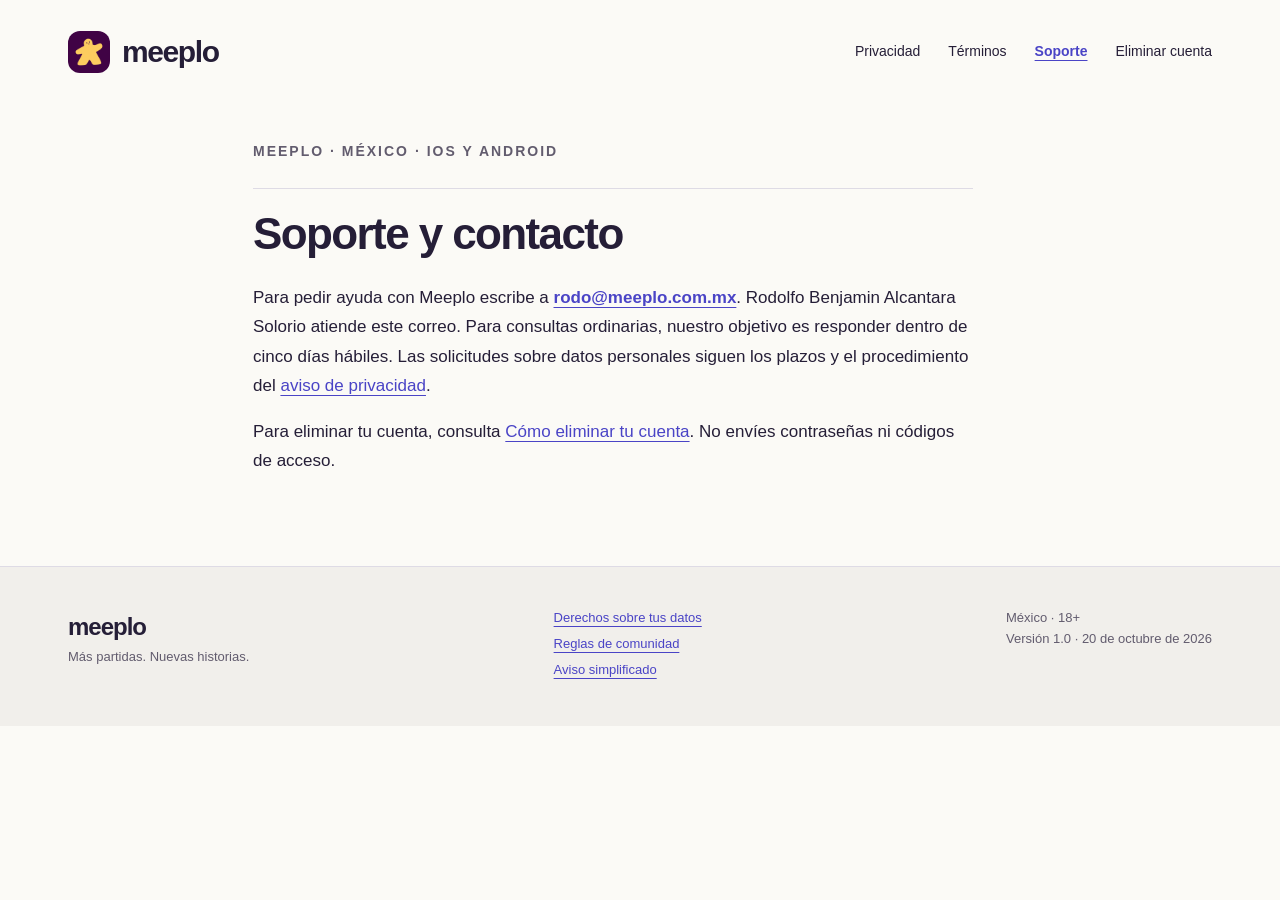
<file: soporte/index.html>
<!doctype html>
<html lang="es-MX"><head><meta charset="utf-8"><meta name="viewport" content="width=device-width, initial-scale=1">
<title>Soporte · Meeplo</title><meta name="description" content="Soporte de Meeplo para iOS y Android en México.">
<link rel="stylesheet" href="../assets/site.css"><link rel="icon" href="../assets/meeplo.png"></head>
<body><a class="skip" href="#contenido">Saltar al contenido</a>
<header><a class="brand" href="../"><img src="../assets/meeplo.png" width="42" height="42" alt=""><span>meeplo</span></a><nav aria-label="Navegación principal"><a href="../privacidad/">Privacidad</a><a href="../terminos/">Términos</a><a href="../soporte/" aria-current="page">Soporte</a><a href="../eliminar-cuenta/">Eliminar cuenta</a></nav></header>
<main id="contenido" tabindex="-1" class="document no-aside"><article><p class="eyebrow">MEEPLO · MÉXICO · IOS Y ANDROID</p><h1 id="seccion-1">Soporte y contacto</h1>
<p>Para pedir ayuda con Meeplo escribe a <strong><a href="mailto:rodo@meeplo.com.mx">rodo@meeplo.com.mx</a></strong>. Rodolfo Benjamin Alcantara Solorio atiende este correo. Para consultas ordinarias, nuestro objetivo es responder dentro de cinco días hábiles. Las solicitudes sobre datos personales siguen los plazos y el procedimiento del <a href="../privacidad/">aviso de privacidad</a>.</p>
<p>Para eliminar tu cuenta, consulta <a href="../eliminar-cuenta/">Cómo eliminar tu cuenta</a>. No envíes contraseñas ni códigos de acceso.</p>
</article></main>
<footer><div><strong>meeplo</strong><p>Más partidas. Nuevas historias.</p></div><div><a href="../derechos/">Derechos sobre tus datos</a><a href="../comunidad/">Reglas de comunidad</a><a href="../aviso-simplificado/">Aviso simplificado</a></div><p>México · 18+<br>Versión 1.0 · <time datetime="2026-10-20">20 de octubre de 2026</time></p></footer></body></html>
</file>
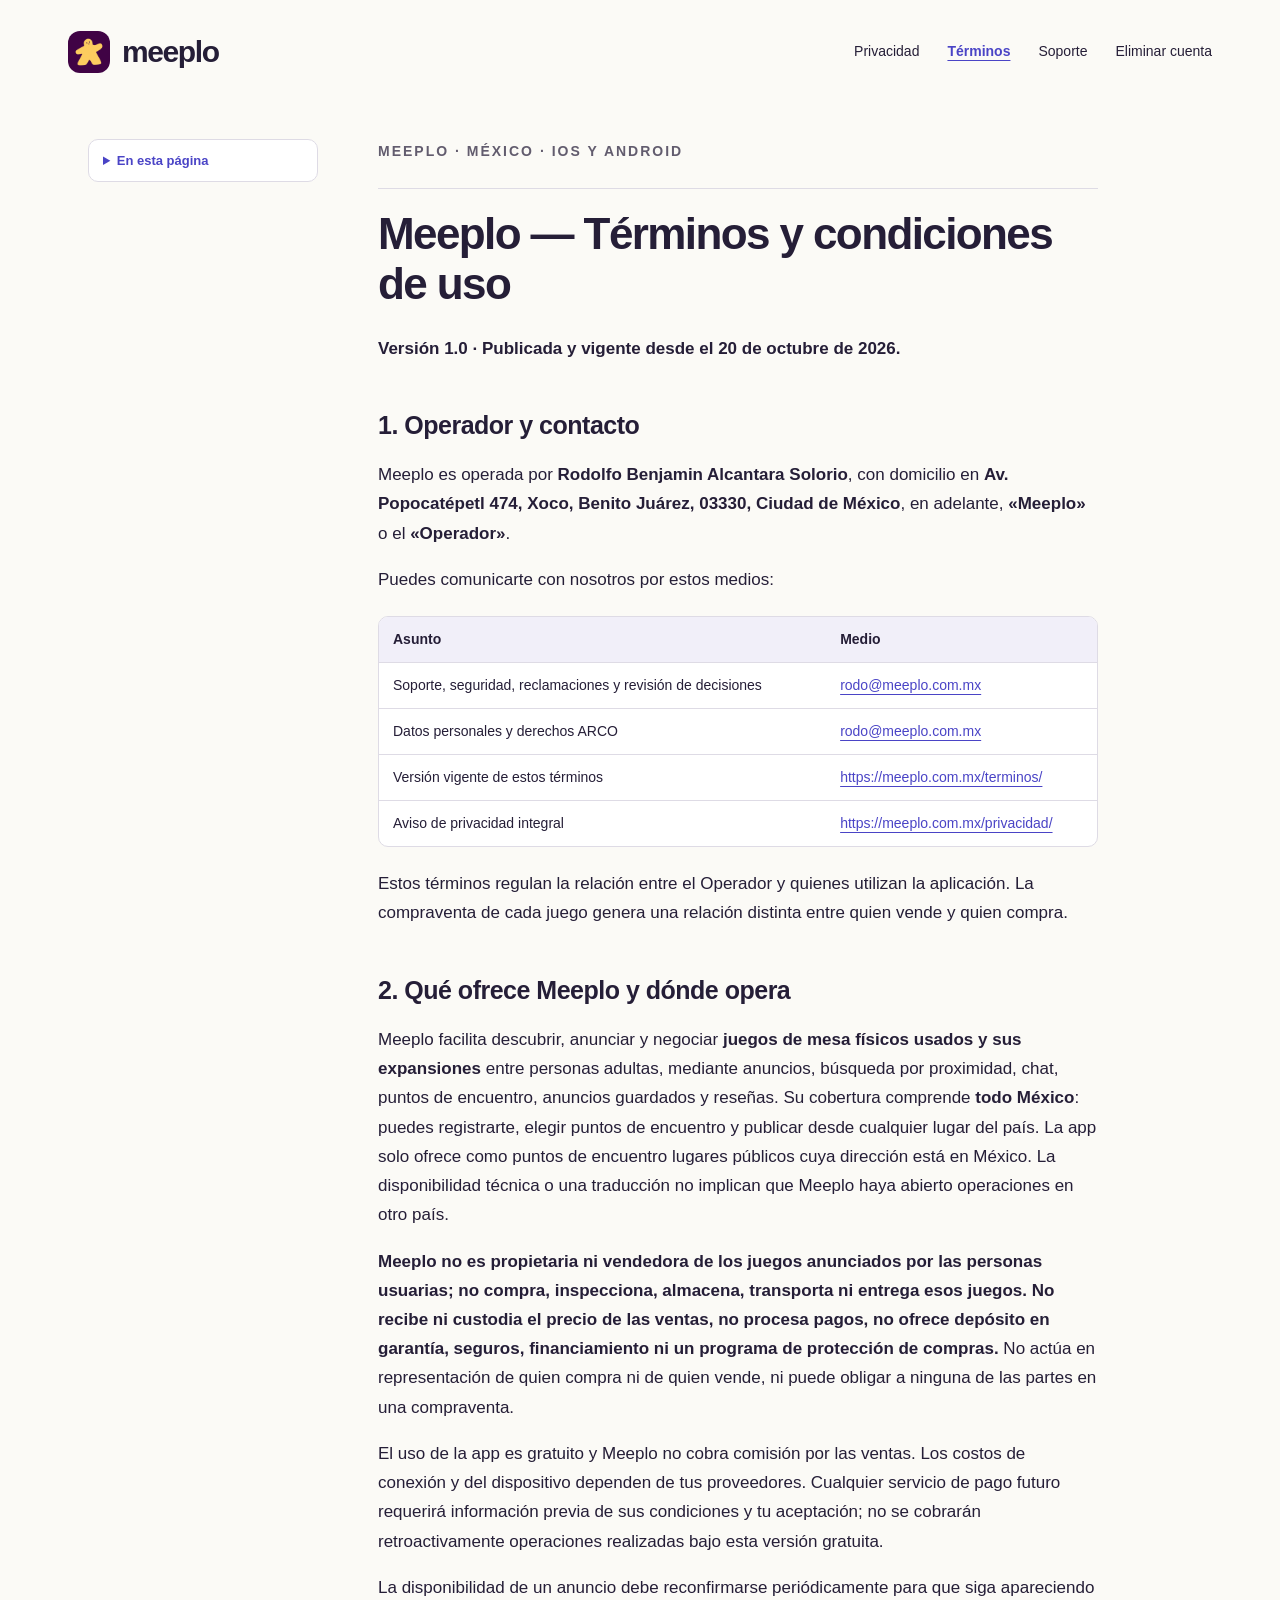
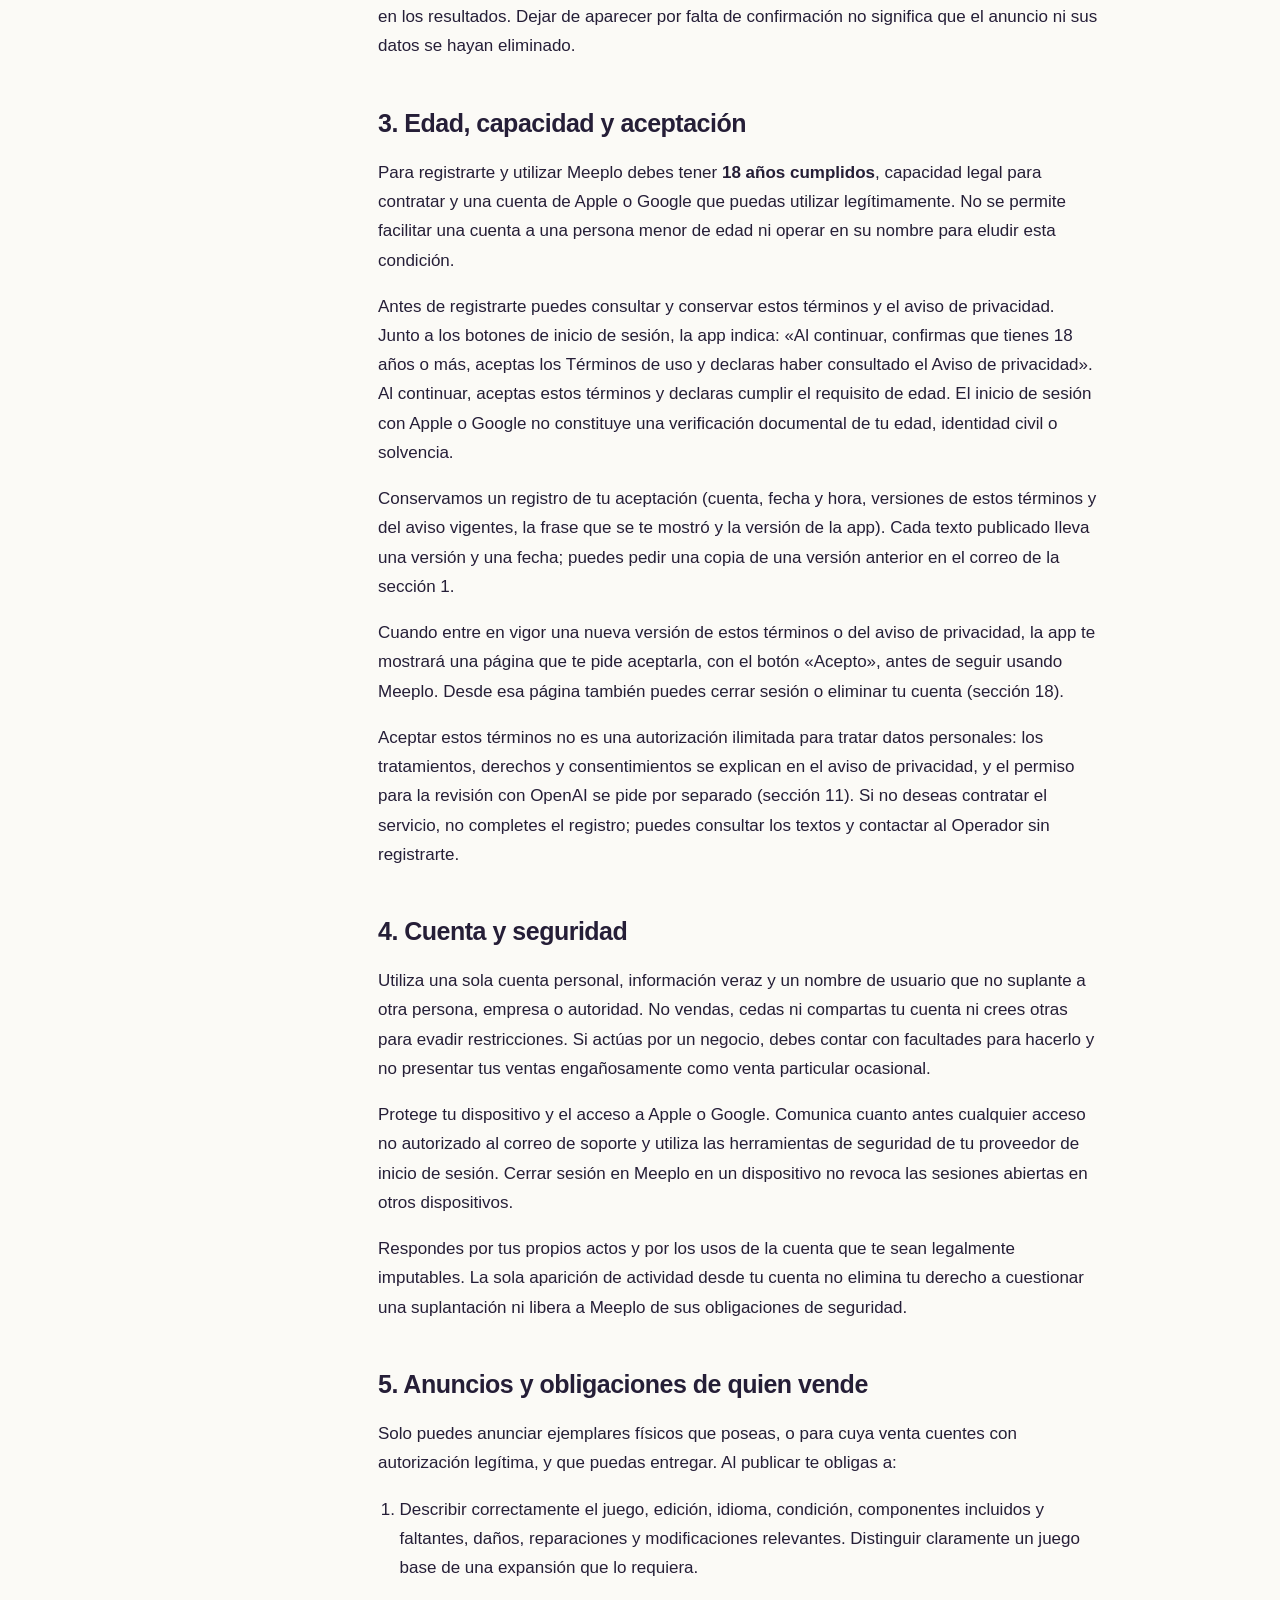
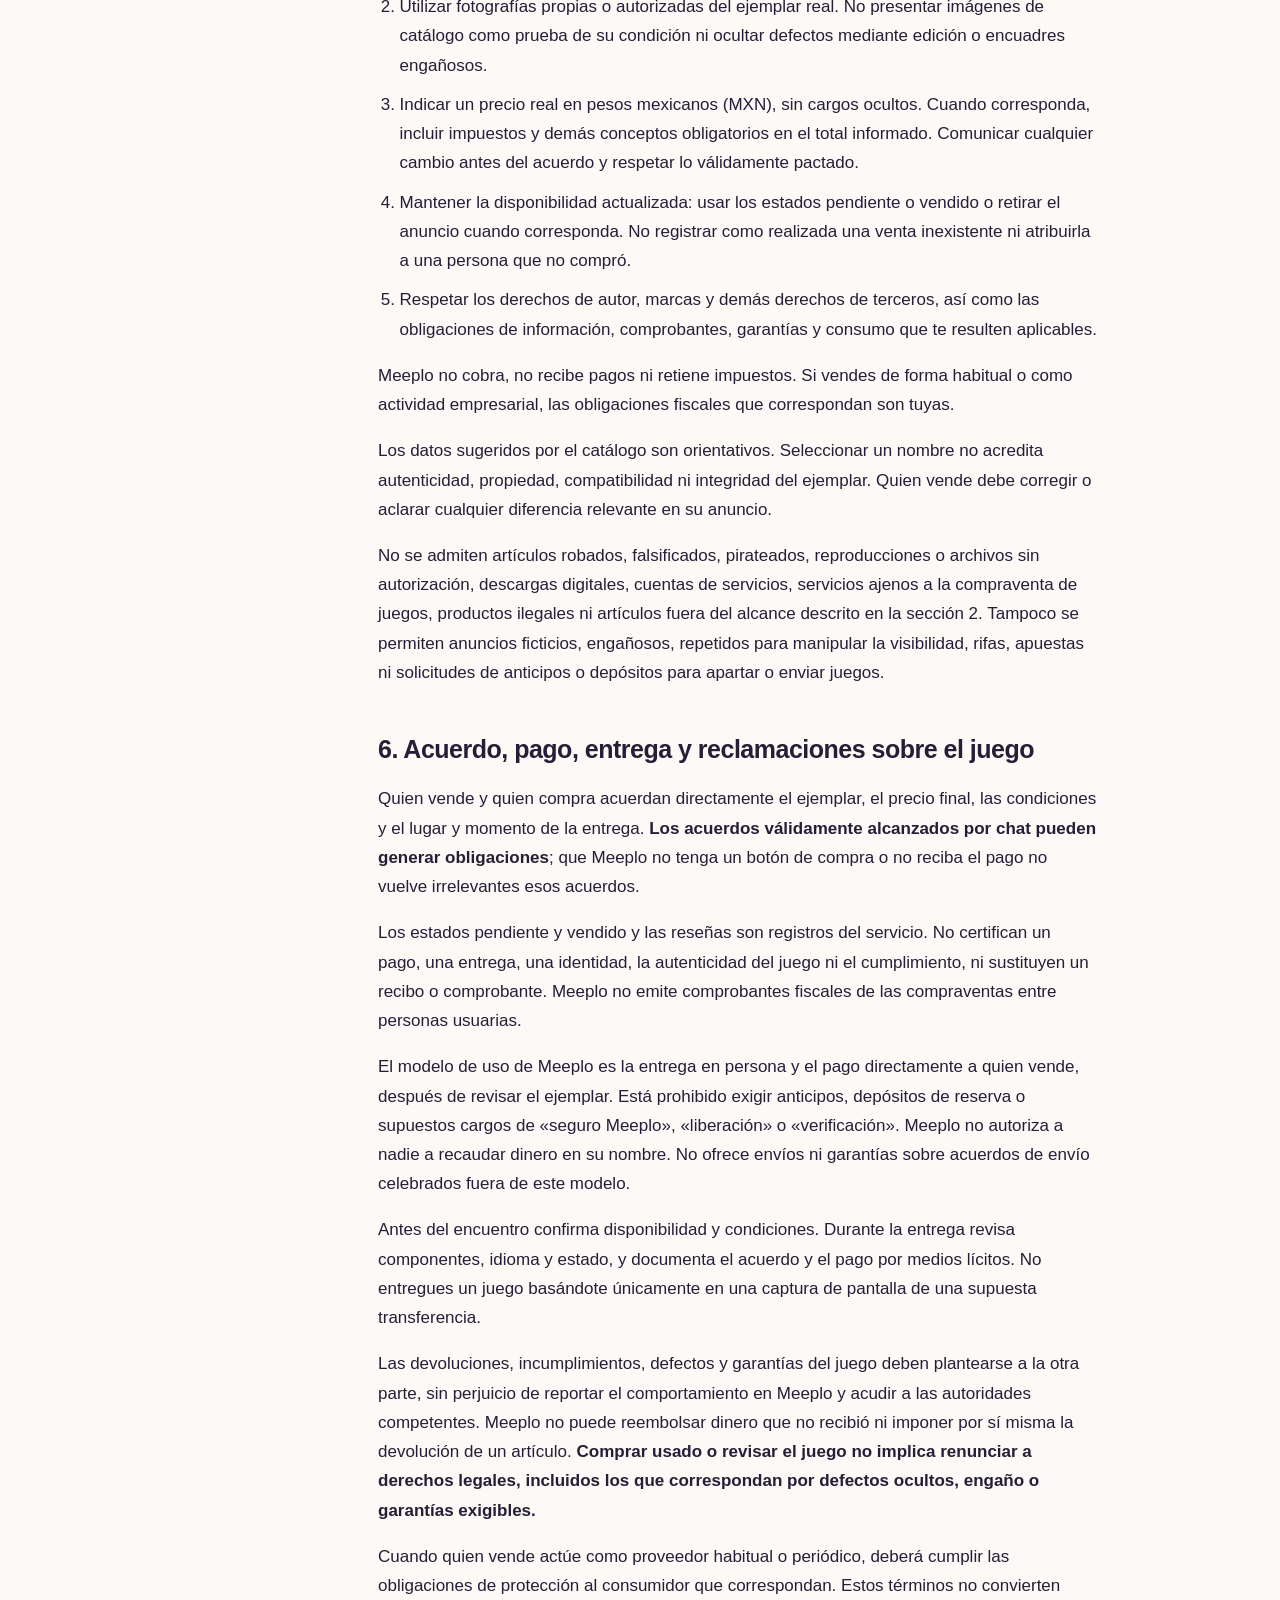
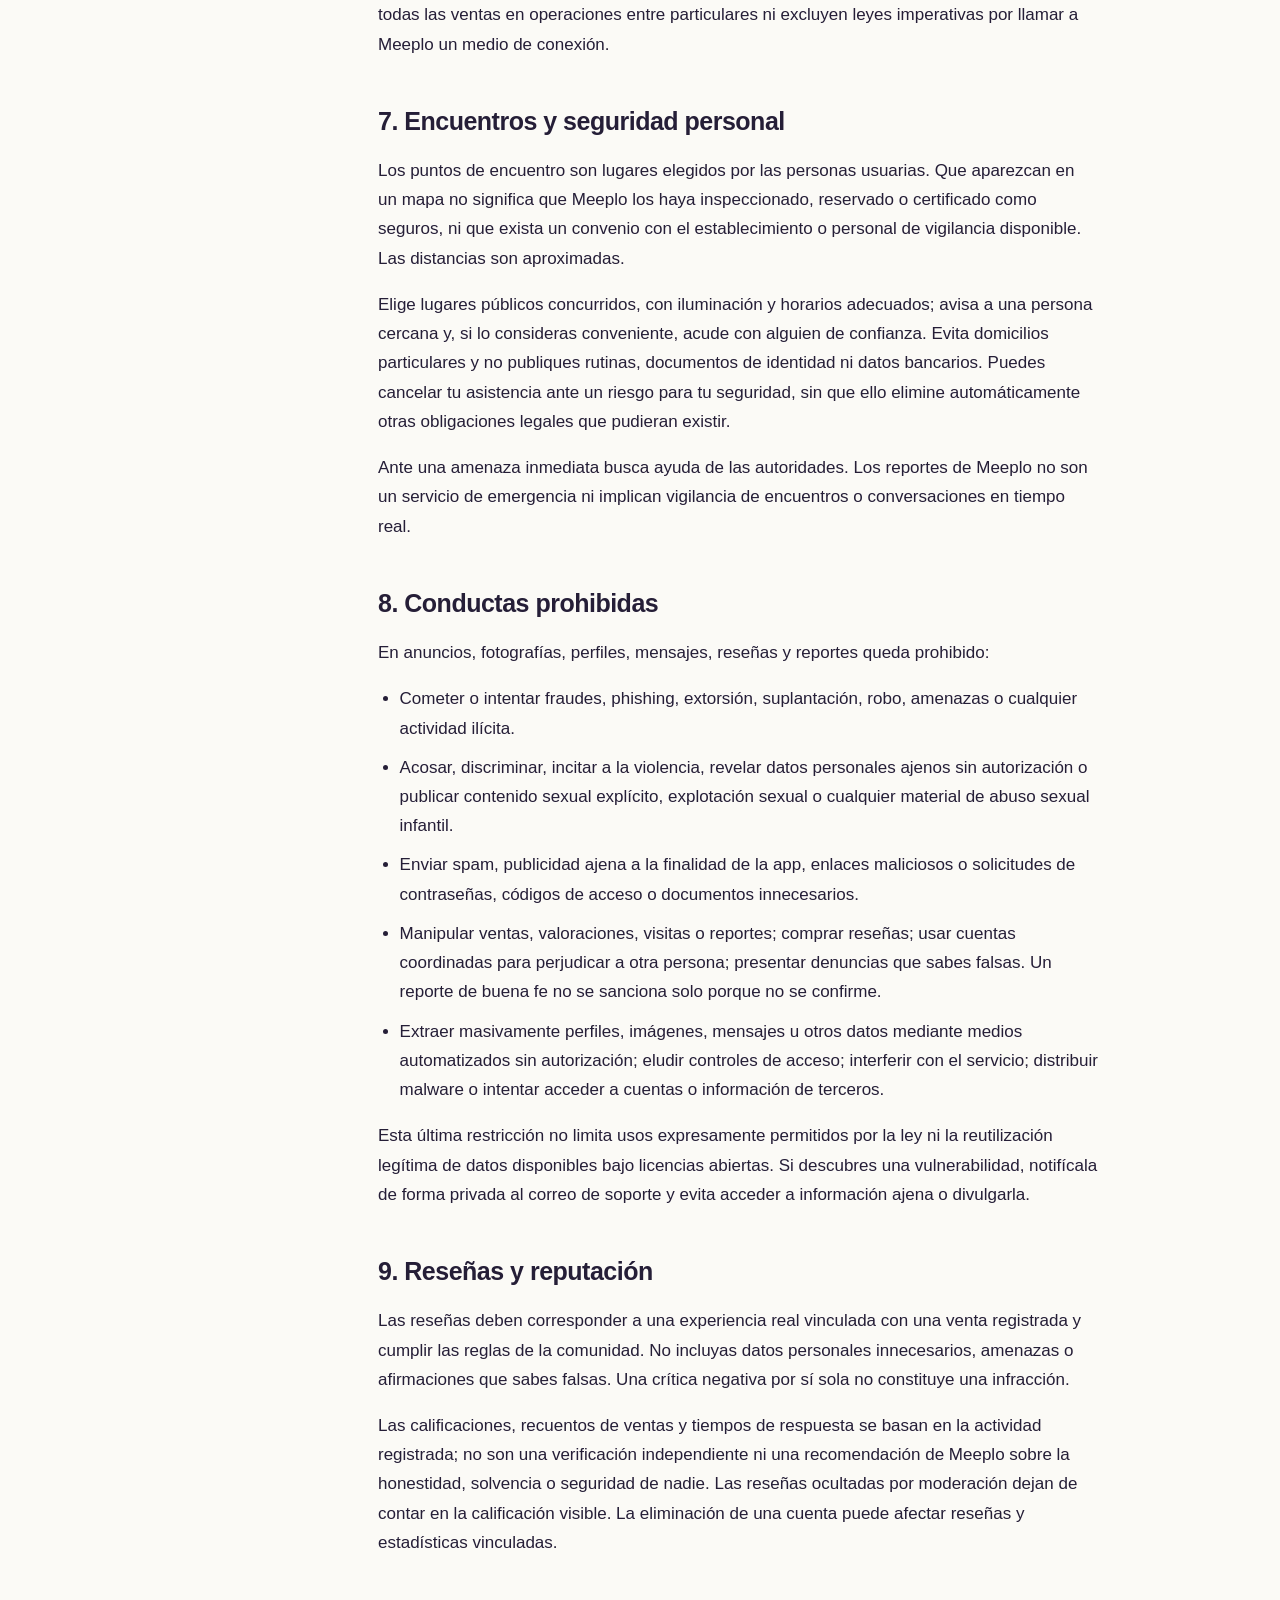
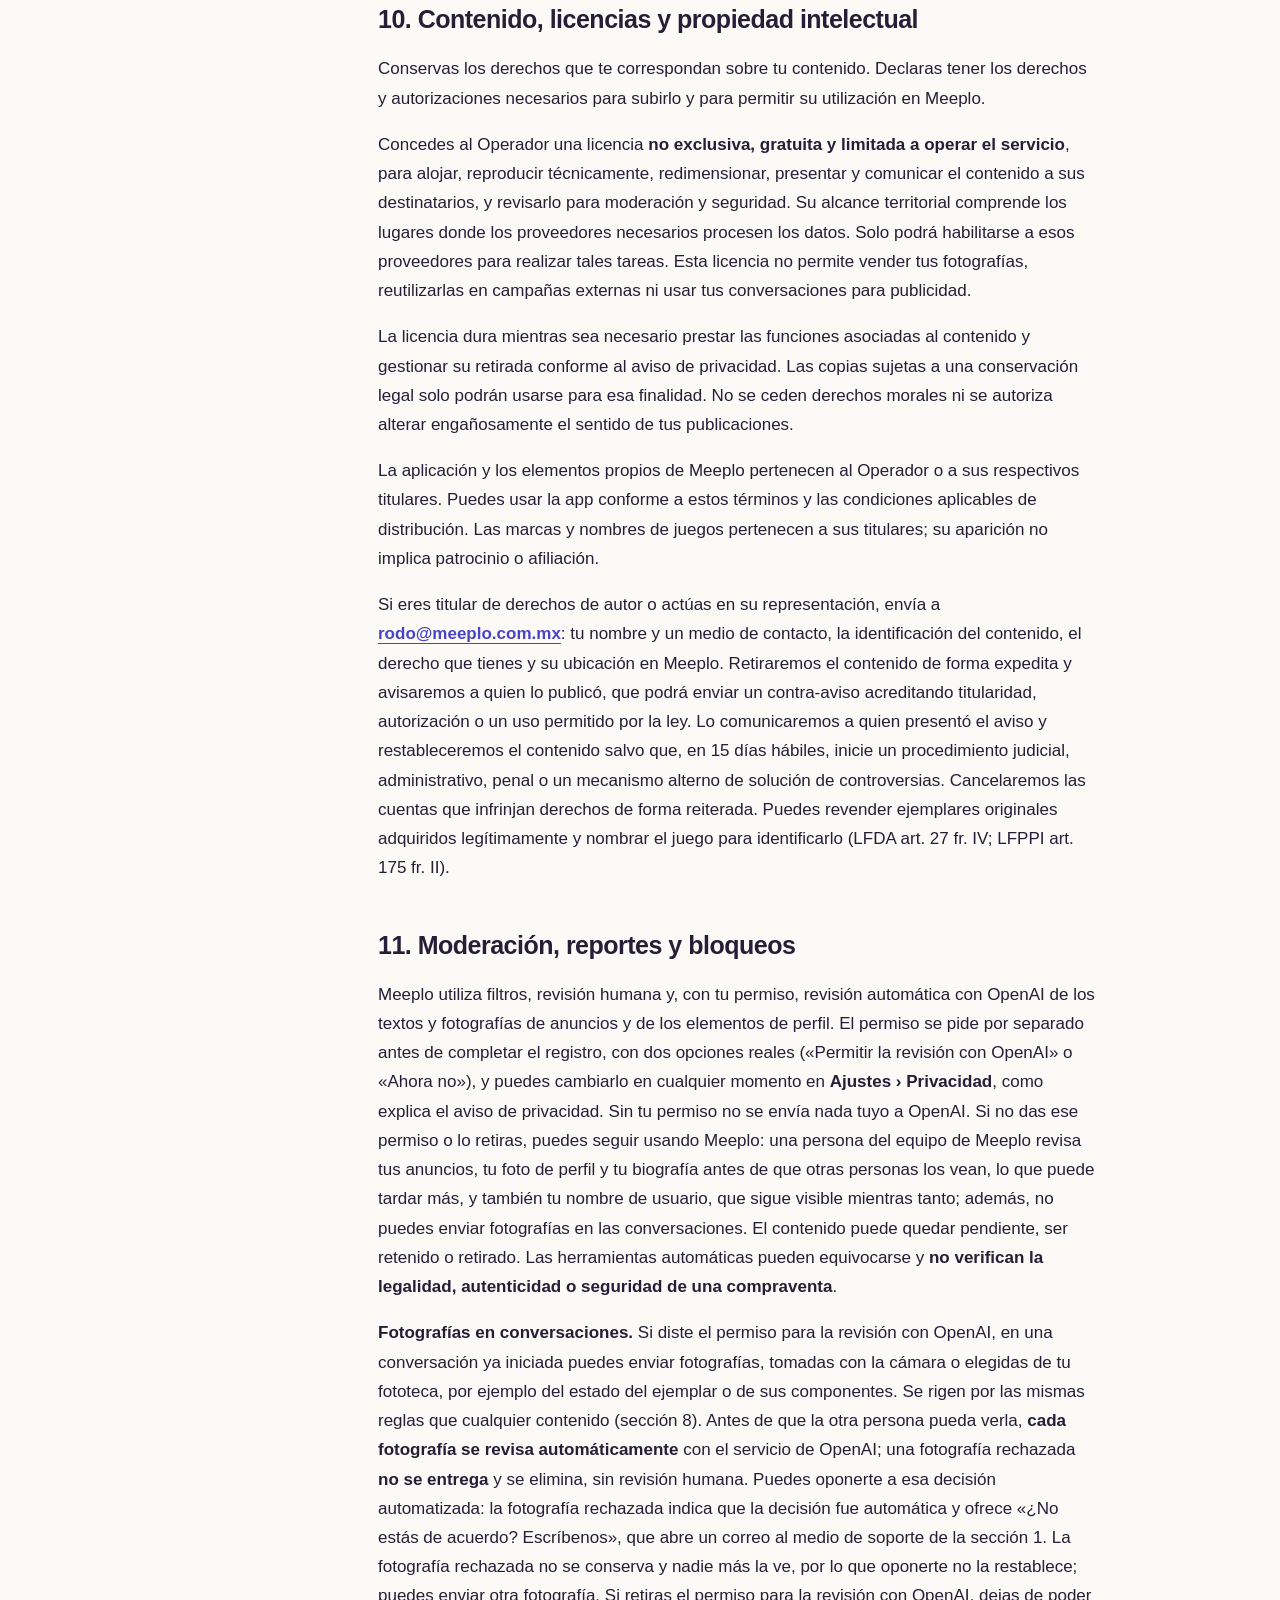
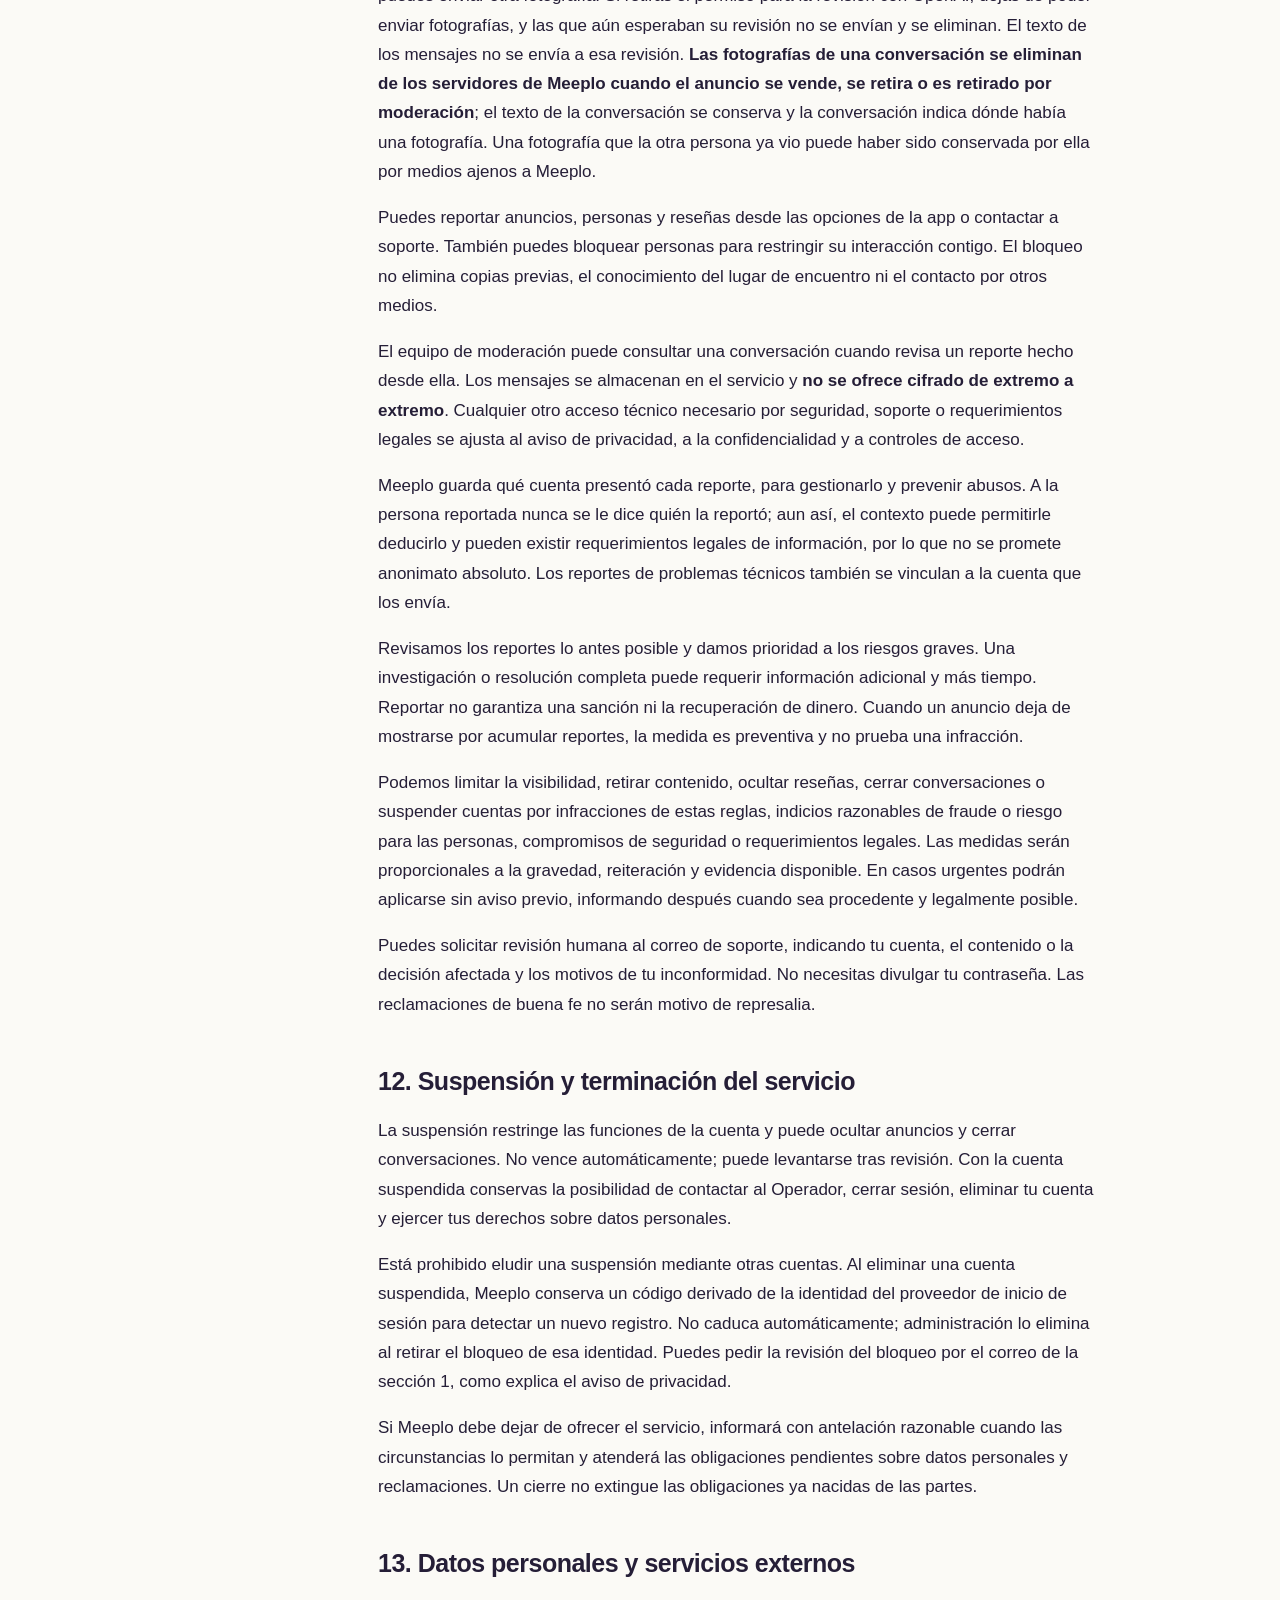
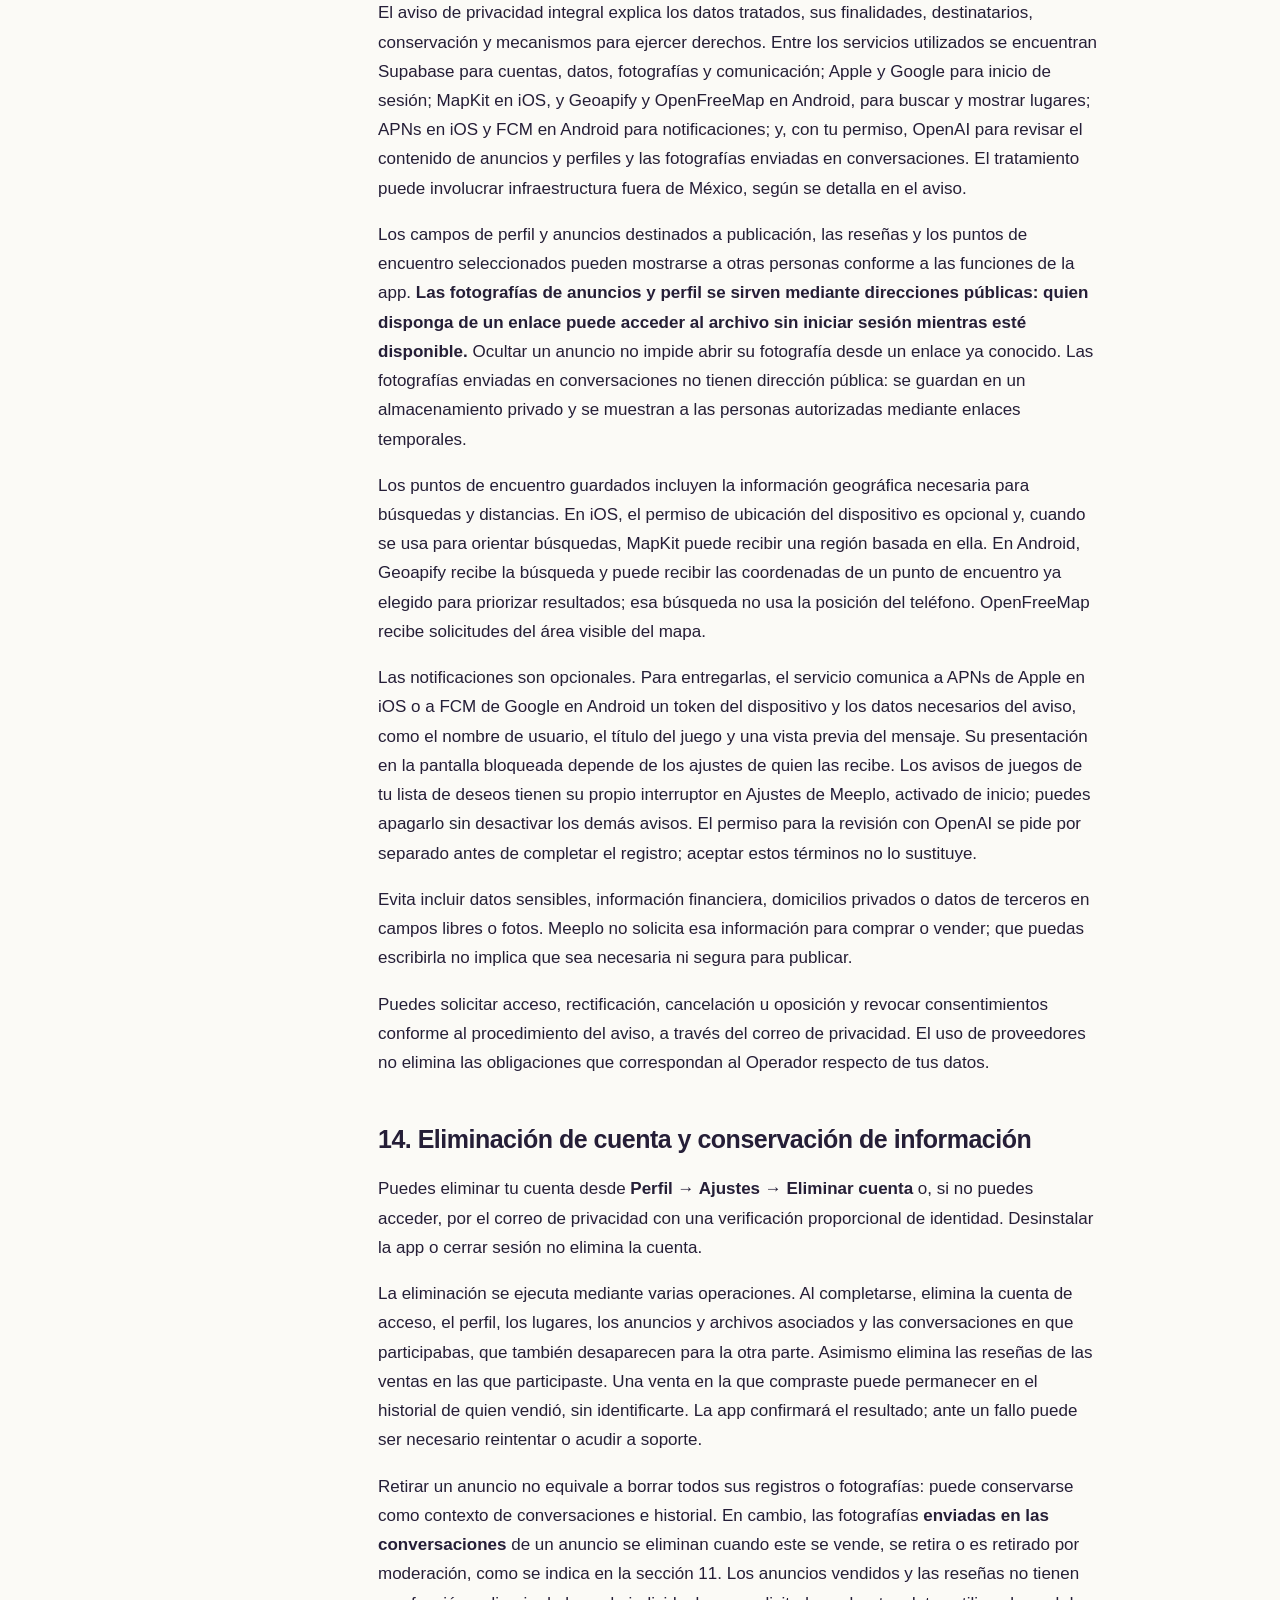
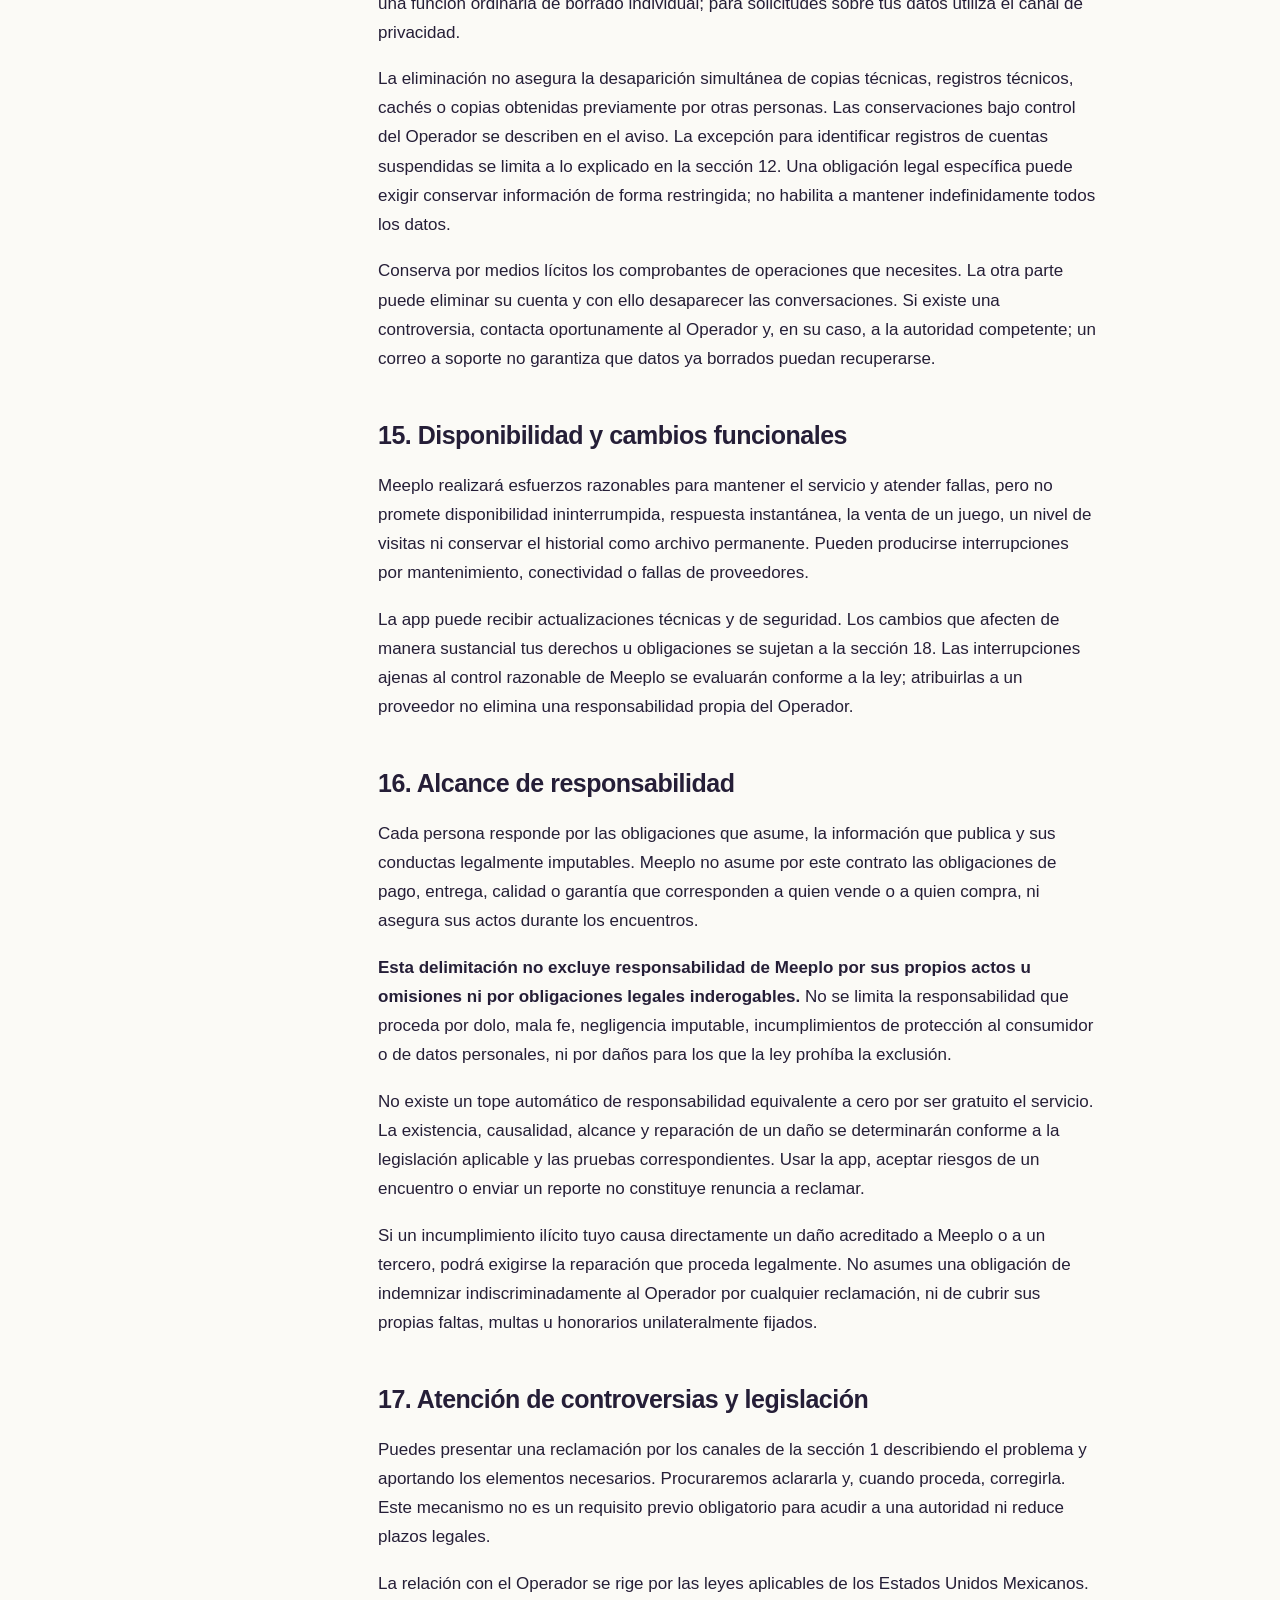
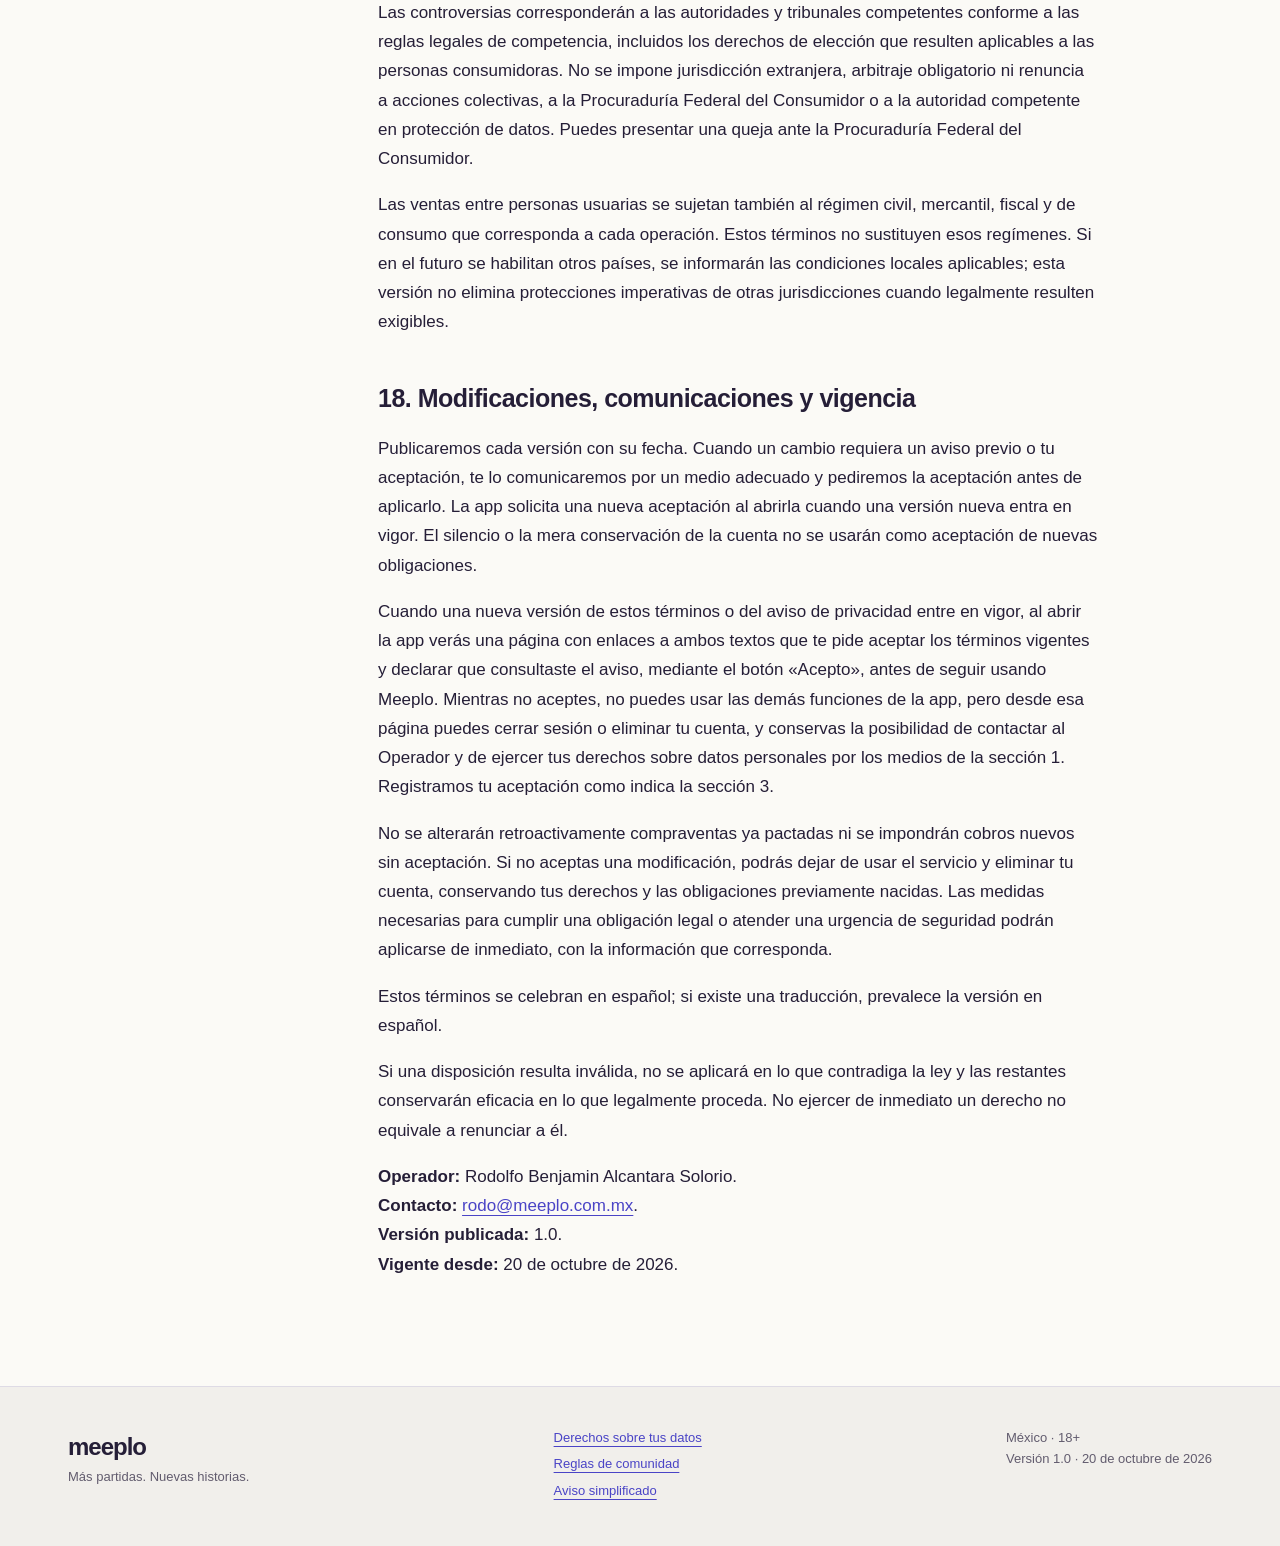
<file: terminos/index.html>
<!doctype html>
<html lang="es-MX"><head><meta charset="utf-8"><meta name="viewport" content="width=device-width, initial-scale=1">
<title>Términos y condiciones · Meeplo</title><meta name="description" content="Términos y condiciones de Meeplo para iOS y Android en México.">
<link rel="stylesheet" href="../assets/site.css"><link rel="icon" href="../assets/meeplo.png"></head>
<body><a class="skip" href="#contenido">Saltar al contenido</a>
<header><a class="brand" href="../"><img src="../assets/meeplo.png" width="42" height="42" alt=""><span>meeplo</span></a><nav aria-label="Navegación principal"><a href="../privacidad/">Privacidad</a><a href="../terminos/" aria-current="page">Términos</a><a href="../soporte/">Soporte</a><a href="../eliminar-cuenta/">Eliminar cuenta</a></nav></header>
<main id="contenido" tabindex="-1" class="document "><aside aria-label="Índice de la página"><details><summary>En esta página</summary><ol><li><a href="#seccion-2">1. Operador y contacto</a></li><li><a href="#seccion-3">2. Qué ofrece Meeplo y dónde opera</a></li><li><a href="#seccion-4">3. Edad, capacidad y aceptación</a></li><li><a href="#seccion-5">4. Cuenta y seguridad</a></li><li><a href="#seccion-6">5. Anuncios y obligaciones de quien vende</a></li><li><a href="#seccion-7">6. Acuerdo, pago, entrega y reclamaciones sobre el juego</a></li><li><a href="#seccion-8">7. Encuentros y seguridad personal</a></li><li><a href="#seccion-9">8. Conductas prohibidas</a></li><li><a href="#seccion-10">9. Reseñas y reputación</a></li><li><a href="#seccion-11">10. Contenido, licencias y propiedad intelectual</a></li><li><a href="#seccion-12">11. Moderación, reportes y bloqueos</a></li><li><a href="#seccion-13">12. Suspensión y terminación del servicio</a></li><li><a href="#seccion-14">13. Datos personales y servicios externos</a></li><li><a href="#seccion-15">14. Eliminación de cuenta y conservación de información</a></li><li><a href="#seccion-16">15. Disponibilidad y cambios funcionales</a></li><li><a href="#seccion-17">16. Alcance de responsabilidad</a></li><li><a href="#seccion-18">17. Atención de controversias y legislación</a></li><li><a href="#seccion-19">18. Modificaciones, comunicaciones y vigencia</a></li></ol></details></aside><article><p class="eyebrow">MEEPLO · MÉXICO · IOS Y ANDROID</p><h1 id="seccion-1">Meeplo — Términos y condiciones de uso</h1>
<p><strong>Versión 1.0 · Publicada y vigente desde el 20 de octubre de 2026.</strong></p>
<h2 id="seccion-2">1. Operador y contacto</h2>
<p>Meeplo es operada por <strong>Rodolfo Benjamin Alcantara Solorio</strong>, con domicilio en <strong>Av. Popocatépetl 474, Xoco, Benito Juárez, 03330, Ciudad de México</strong>, en adelante, <strong>«Meeplo»</strong> o el <strong>«Operador»</strong>.</p>
<p>Puedes comunicarte con nosotros por estos medios:</p>
<div class="table-scroll"><table>
<thead>
<tr>
<th>Asunto</th>
<th>Medio</th>
</tr>
</thead>
<tbody><tr>
<td>Soporte, seguridad, reclamaciones y revisión de decisiones</td>
<td><a href="mailto:rodo@meeplo.com.mx">rodo@meeplo.com.mx</a></td>
</tr>
<tr>
<td>Datos personales y derechos ARCO</td>
<td><a href="mailto:rodo@meeplo.com.mx">rodo@meeplo.com.mx</a></td>
</tr>
<tr>
<td>Versión vigente de estos términos</td>
<td><a href="https://meeplo.com.mx/terminos/">https://meeplo.com.mx/terminos/</a></td>
</tr>
<tr>
<td>Aviso de privacidad integral</td>
<td><a href="https://meeplo.com.mx/privacidad/">https://meeplo.com.mx/privacidad/</a></td>
</tr>
</tbody></table></div>
<p>Estos términos regulan la relación entre el Operador y quienes utilizan la aplicación. La compraventa de cada juego genera una relación distinta entre quien vende y quien compra.</p>
<h2 id="seccion-3">2. Qué ofrece Meeplo y dónde opera</h2>
<p>Meeplo facilita descubrir, anunciar y negociar <strong>juegos de mesa físicos usados y sus expansiones</strong> entre personas adultas, mediante anuncios, búsqueda por proximidad, chat, puntos de encuentro, anuncios guardados y reseñas. Su cobertura comprende <strong>todo México</strong>: puedes registrarte, elegir puntos de encuentro y publicar desde cualquier lugar del país. La app solo ofrece como puntos de encuentro lugares públicos cuya dirección está en México. La disponibilidad técnica o una traducción no implican que Meeplo haya abierto operaciones en otro país.</p>
<p><strong>Meeplo no es propietaria ni vendedora de los juegos anunciados por las personas usuarias; no compra, inspecciona, almacena, transporta ni entrega esos juegos. No recibe ni custodia el precio de las ventas, no procesa pagos, no ofrece depósito en garantía, seguros, financiamiento ni un programa de protección de compras.</strong> No actúa en representación de quien compra ni de quien vende, ni puede obligar a ninguna de las partes en una compraventa.</p>
<p>El uso de la app es gratuito y Meeplo no cobra comisión por las ventas. Los costos de conexión y del dispositivo dependen de tus proveedores. Cualquier servicio de pago futuro requerirá información previa de sus condiciones y tu aceptación; no se cobrarán retroactivamente operaciones realizadas bajo esta versión gratuita.</p>
<p>La disponibilidad de un anuncio debe reconfirmarse periódicamente para que siga apareciendo en los resultados. Dejar de aparecer por falta de confirmación no significa que el anuncio ni sus datos se hayan eliminado.</p>
<h2 id="seccion-4">3. Edad, capacidad y aceptación</h2>
<p>Para registrarte y utilizar Meeplo debes tener <strong>18 años cumplidos</strong>, capacidad legal para contratar y una cuenta de Apple o Google que puedas utilizar legítimamente. No se permite facilitar una cuenta a una persona menor de edad ni operar en su nombre para eludir esta condición.</p>
<p>Antes de registrarte puedes consultar y conservar estos términos y el aviso de privacidad. Junto a los botones de inicio de sesión, la app indica: «Al continuar, confirmas que tienes 18 años o más, aceptas los Términos de uso y declaras haber consultado el Aviso de privacidad». Al continuar, aceptas estos términos y declaras cumplir el requisito de edad. El inicio de sesión con Apple o Google no constituye una verificación documental de tu edad, identidad civil o solvencia.</p>
<p>Conservamos un registro de tu aceptación (cuenta, fecha y hora, versiones de estos términos y del aviso vigentes, la frase que se te mostró y la versión de la app). Cada texto publicado lleva una versión y una fecha; puedes pedir una copia de una versión anterior en el correo de la sección 1.</p>
<p>Cuando entre en vigor una nueva versión de estos términos o del aviso de privacidad, la app te mostrará una página que te pide aceptarla, con el botón «Acepto», antes de seguir usando Meeplo. Desde esa página también puedes cerrar sesión o eliminar tu cuenta (sección 18).</p>
<p>Aceptar estos términos no es una autorización ilimitada para tratar datos personales: los tratamientos, derechos y consentimientos se explican en el aviso de privacidad, y el permiso para la revisión con OpenAI se pide por separado (sección 11). Si no deseas contratar el servicio, no completes el registro; puedes consultar los textos y contactar al Operador sin registrarte.</p>
<h2 id="seccion-5">4. Cuenta y seguridad</h2>
<p>Utiliza una sola cuenta personal, información veraz y un nombre de usuario que no suplante a otra persona, empresa o autoridad. No vendas, cedas ni compartas tu cuenta ni crees otras para evadir restricciones. Si actúas por un negocio, debes contar con facultades para hacerlo y no presentar tus ventas engañosamente como venta particular ocasional.</p>
<p>Protege tu dispositivo y el acceso a Apple o Google. Comunica cuanto antes cualquier acceso no autorizado al correo de soporte y utiliza las herramientas de seguridad de tu proveedor de inicio de sesión. Cerrar sesión en Meeplo en un dispositivo no revoca las sesiones abiertas en otros dispositivos.</p>
<p>Respondes por tus propios actos y por los usos de la cuenta que te sean legalmente imputables. La sola aparición de actividad desde tu cuenta no elimina tu derecho a cuestionar una suplantación ni libera a Meeplo de sus obligaciones de seguridad.</p>
<h2 id="seccion-6">5. Anuncios y obligaciones de quien vende</h2>
<p>Solo puedes anunciar ejemplares físicos que poseas, o para cuya venta cuentes con autorización legítima, y que puedas entregar. Al publicar te obligas a:</p>
<ol>
<li>Describir correctamente el juego, edición, idioma, condición, componentes incluidos y faltantes, daños, reparaciones y modificaciones relevantes. Distinguir claramente un juego base de una expansión que lo requiera.</li>
<li>Utilizar fotografías propias o autorizadas del ejemplar real. No presentar imágenes de catálogo como prueba de su condición ni ocultar defectos mediante edición o encuadres engañosos.</li>
<li>Indicar un precio real en pesos mexicanos (MXN), sin cargos ocultos. Cuando corresponda, incluir impuestos y demás conceptos obligatorios en el total informado. Comunicar cualquier cambio antes del acuerdo y respetar lo válidamente pactado.</li>
<li>Mantener la disponibilidad actualizada: usar los estados pendiente o vendido o retirar el anuncio cuando corresponda. No registrar como realizada una venta inexistente ni atribuirla a una persona que no compró.</li>
<li>Respetar los derechos de autor, marcas y demás derechos de terceros, así como las obligaciones de información, comprobantes, garantías y consumo que te resulten aplicables.</li>
</ol>
<p>Meeplo no cobra, no recibe pagos ni retiene impuestos. Si vendes de forma habitual o como actividad empresarial, las obligaciones fiscales que correspondan son tuyas.</p>
<p>Los datos sugeridos por el catálogo son orientativos. Seleccionar un nombre no acredita autenticidad, propiedad, compatibilidad ni integridad del ejemplar. Quien vende debe corregir o aclarar cualquier diferencia relevante en su anuncio.</p>
<p>No se admiten artículos robados, falsificados, pirateados, reproducciones o archivos sin autorización, descargas digitales, cuentas de servicios, servicios ajenos a la compraventa de juegos, productos ilegales ni artículos fuera del alcance descrito en la sección 2. Tampoco se permiten anuncios ficticios, engañosos, repetidos para manipular la visibilidad, rifas, apuestas ni solicitudes de anticipos o depósitos para apartar o enviar juegos.</p>
<h2 id="seccion-7">6. Acuerdo, pago, entrega y reclamaciones sobre el juego</h2>
<p>Quien vende y quien compra acuerdan directamente el ejemplar, el precio final, las condiciones y el lugar y momento de la entrega. <strong>Los acuerdos válidamente alcanzados por chat pueden generar obligaciones</strong>; que Meeplo no tenga un botón de compra o no reciba el pago no vuelve irrelevantes esos acuerdos.</p>
<p>Los estados pendiente y vendido y las reseñas son registros del servicio. No certifican un pago, una entrega, una identidad, la autenticidad del juego ni el cumplimiento, ni sustituyen un recibo o comprobante. Meeplo no emite comprobantes fiscales de las compraventas entre personas usuarias.</p>
<p>El modelo de uso de Meeplo es la entrega en persona y el pago directamente a quien vende, después de revisar el ejemplar. Está prohibido exigir anticipos, depósitos de reserva o supuestos cargos de «seguro Meeplo», «liberación» o «verificación». Meeplo no autoriza a nadie a recaudar dinero en su nombre. No ofrece envíos ni garantías sobre acuerdos de envío celebrados fuera de este modelo.</p>
<p>Antes del encuentro confirma disponibilidad y condiciones. Durante la entrega revisa componentes, idioma y estado, y documenta el acuerdo y el pago por medios lícitos. No entregues un juego basándote únicamente en una captura de pantalla de una supuesta transferencia.</p>
<p>Las devoluciones, incumplimientos, defectos y garantías del juego deben plantearse a la otra parte, sin perjuicio de reportar el comportamiento en Meeplo y acudir a las autoridades competentes. Meeplo no puede reembolsar dinero que no recibió ni imponer por sí misma la devolución de un artículo. <strong>Comprar usado o revisar el juego no implica renunciar a derechos legales, incluidos los que correspondan por defectos ocultos, engaño o garantías exigibles.</strong></p>
<p>Cuando quien vende actúe como proveedor habitual o periódico, deberá cumplir las obligaciones de protección al consumidor que correspondan. Estos términos no convierten todas las ventas en operaciones entre particulares ni excluyen leyes imperativas por llamar a Meeplo un medio de conexión.</p>
<h2 id="seccion-8">7. Encuentros y seguridad personal</h2>
<p>Los puntos de encuentro son lugares elegidos por las personas usuarias. Que aparezcan en un mapa no significa que Meeplo los haya inspeccionado, reservado o certificado como seguros, ni que exista un convenio con el establecimiento o personal de vigilancia disponible. Las distancias son aproximadas.</p>
<p>Elige lugares públicos concurridos, con iluminación y horarios adecuados; avisa a una persona cercana y, si lo consideras conveniente, acude con alguien de confianza. Evita domicilios particulares y no publiques rutinas, documentos de identidad ni datos bancarios. Puedes cancelar tu asistencia ante un riesgo para tu seguridad, sin que ello elimine automáticamente otras obligaciones legales que pudieran existir.</p>
<p>Ante una amenaza inmediata busca ayuda de las autoridades. Los reportes de Meeplo no son un servicio de emergencia ni implican vigilancia de encuentros o conversaciones en tiempo real.</p>
<h2 id="seccion-9">8. Conductas prohibidas</h2>
<p>En anuncios, fotografías, perfiles, mensajes, reseñas y reportes queda prohibido:</p>
<ul>
<li>Cometer o intentar fraudes, phishing, extorsión, suplantación, robo, amenazas o cualquier actividad ilícita.</li>
<li>Acosar, discriminar, incitar a la violencia, revelar datos personales ajenos sin autorización o publicar contenido sexual explícito, explotación sexual o cualquier material de abuso sexual infantil.</li>
<li>Enviar spam, publicidad ajena a la finalidad de la app, enlaces maliciosos o solicitudes de contraseñas, códigos de acceso o documentos innecesarios.</li>
<li>Manipular ventas, valoraciones, visitas o reportes; comprar reseñas; usar cuentas coordinadas para perjudicar a otra persona; presentar denuncias que sabes falsas. Un reporte de buena fe no se sanciona solo porque no se confirme.</li>
<li>Extraer masivamente perfiles, imágenes, mensajes u otros datos mediante medios automatizados sin autorización; eludir controles de acceso; interferir con el servicio; distribuir malware o intentar acceder a cuentas o información de terceros.</li>
</ul>
<p>Esta última restricción no limita usos expresamente permitidos por la ley ni la reutilización legítima de datos disponibles bajo licencias abiertas. Si descubres una vulnerabilidad, notifícala de forma privada al correo de soporte y evita acceder a información ajena o divulgarla.</p>
<h2 id="seccion-10">9. Reseñas y reputación</h2>
<p>Las reseñas deben corresponder a una experiencia real vinculada con una venta registrada y cumplir las reglas de la comunidad. No incluyas datos personales innecesarios, amenazas o afirmaciones que sabes falsas. Una crítica negativa por sí sola no constituye una infracción.</p>
<p>Las calificaciones, recuentos de ventas y tiempos de respuesta se basan en la actividad registrada; no son una verificación independiente ni una recomendación de Meeplo sobre la honestidad, solvencia o seguridad de nadie. Las reseñas ocultadas por moderación dejan de contar en la calificación visible. La eliminación de una cuenta puede afectar reseñas y estadísticas vinculadas.</p>
<h2 id="seccion-11">10. Contenido, licencias y propiedad intelectual</h2>
<p>Conservas los derechos que te correspondan sobre tu contenido. Declaras tener los derechos y autorizaciones necesarios para subirlo y para permitir su utilización en Meeplo.</p>
<p>Concedes al Operador una licencia <strong>no exclusiva, gratuita y limitada a operar el servicio</strong>, para alojar, reproducir técnicamente, redimensionar, presentar y comunicar el contenido a sus destinatarios, y revisarlo para moderación y seguridad. Su alcance territorial comprende los lugares donde los proveedores necesarios procesen los datos. Solo podrá habilitarse a esos proveedores para realizar tales tareas. Esta licencia no permite vender tus fotografías, reutilizarlas en campañas externas ni usar tus conversaciones para publicidad.</p>
<p>La licencia dura mientras sea necesario prestar las funciones asociadas al contenido y gestionar su retirada conforme al aviso de privacidad. Las copias sujetas a una conservación legal solo podrán usarse para esa finalidad. No se ceden derechos morales ni se autoriza alterar engañosamente el sentido de tus publicaciones.</p>
<p>La aplicación y los elementos propios de Meeplo pertenecen al Operador o a sus respectivos titulares. Puedes usar la app conforme a estos términos y las condiciones aplicables de distribución. Las marcas y nombres de juegos pertenecen a sus titulares; su aparición no implica patrocinio o afiliación.</p>
<p>Si eres titular de derechos de autor o actúas en su representación, envía a <strong><a href="mailto:rodo@meeplo.com.mx">rodo@meeplo.com.mx</a></strong>: tu nombre y un medio de contacto, la identificación del contenido, el derecho que tienes y su ubicación en Meeplo. Retiraremos el contenido de forma expedita y avisaremos a quien lo publicó, que podrá enviar un contra-aviso acreditando titularidad, autorización o un uso permitido por la ley. Lo comunicaremos a quien presentó el aviso y restableceremos el contenido salvo que, en 15 días hábiles, inicie un procedimiento judicial, administrativo, penal o un mecanismo alterno de solución de controversias. Cancelaremos las cuentas que infrinjan derechos de forma reiterada. Puedes revender ejemplares originales adquiridos legítimamente y nombrar el juego para identificarlo (LFDA art. 27 fr. IV; LFPPI art. 175 fr. II).</p>
<h2 id="seccion-12">11. Moderación, reportes y bloqueos</h2>
<p>Meeplo utiliza filtros, revisión humana y, con tu permiso, revisión automática con OpenAI de los textos y fotografías de anuncios y de los elementos de perfil. El permiso se pide por separado antes de completar el registro, con dos opciones reales («Permitir la revisión con OpenAI» o «Ahora no»), y puedes cambiarlo en cualquier momento en <strong>Ajustes › Privacidad</strong>, como explica el aviso de privacidad. Sin tu permiso no se envía nada tuyo a OpenAI. Si no das ese permiso o lo retiras, puedes seguir usando Meeplo: una persona del equipo de Meeplo revisa tus anuncios, tu foto de perfil y tu biografía antes de que otras personas los vean, lo que puede tardar más, y también tu nombre de usuario, que sigue visible mientras tanto; además, no puedes enviar fotografías en las conversaciones. El contenido puede quedar pendiente, ser retenido o retirado. Las herramientas automáticas pueden equivocarse y <strong>no verifican la legalidad, autenticidad o seguridad de una compraventa</strong>.</p>
<p><strong>Fotografías en conversaciones.</strong> Si diste el permiso para la revisión con OpenAI, en una conversación ya iniciada puedes enviar fotografías, tomadas con la cámara o elegidas de tu fototeca, por ejemplo del estado del ejemplar o de sus componentes. Se rigen por las mismas reglas que cualquier contenido (sección 8). Antes de que la otra persona pueda verla, <strong>cada fotografía se revisa automáticamente</strong> con el servicio de OpenAI; una fotografía rechazada <strong>no se entrega</strong> y se elimina, sin revisión humana. Puedes oponerte a esa decisión automatizada: la fotografía rechazada indica que la decisión fue automática y ofrece «¿No estás de acuerdo? Escríbenos», que abre un correo al medio de soporte de la sección 1. La fotografía rechazada no se conserva y nadie más la ve, por lo que oponerte no la restablece; puedes enviar otra fotografía. Si retiras el permiso para la revisión con OpenAI, dejas de poder enviar fotografías, y las que aún esperaban su revisión no se envían y se eliminan. El texto de los mensajes no se envía a esa revisión. <strong>Las fotografías de una conversación se eliminan de los servidores de Meeplo cuando el anuncio se vende, se retira o es retirado por moderación</strong>; el texto de la conversación se conserva y la conversación indica dónde había una fotografía. Una fotografía que la otra persona ya vio puede haber sido conservada por ella por medios ajenos a Meeplo.</p>
<p>Puedes reportar anuncios, personas y reseñas desde las opciones de la app o contactar a soporte. También puedes bloquear personas para restringir su interacción contigo. El bloqueo no elimina copias previas, el conocimiento del lugar de encuentro ni el contacto por otros medios.</p>
<p>El equipo de moderación puede consultar una conversación cuando revisa un reporte hecho desde ella. Los mensajes se almacenan en el servicio y <strong>no se ofrece cifrado de extremo a extremo</strong>. Cualquier otro acceso técnico necesario por seguridad, soporte o requerimientos legales se ajusta al aviso de privacidad, a la confidencialidad y a controles de acceso.</p>
<p>Meeplo guarda qué cuenta presentó cada reporte, para gestionarlo y prevenir abusos. A la persona reportada nunca se le dice quién la reportó; aun así, el contexto puede permitirle deducirlo y pueden existir requerimientos legales de información, por lo que no se promete anonimato absoluto. Los reportes de problemas técnicos también se vinculan a la cuenta que los envía.</p>
<p>Revisamos los reportes lo antes posible y damos prioridad a los riesgos graves. Una investigación o resolución completa puede requerir información adicional y más tiempo. Reportar no garantiza una sanción ni la recuperación de dinero. Cuando un anuncio deja de mostrarse por acumular reportes, la medida es preventiva y no prueba una infracción.</p>
<p>Podemos limitar la visibilidad, retirar contenido, ocultar reseñas, cerrar conversaciones o suspender cuentas por infracciones de estas reglas, indicios razonables de fraude o riesgo para las personas, compromisos de seguridad o requerimientos legales. Las medidas serán proporcionales a la gravedad, reiteración y evidencia disponible. En casos urgentes podrán aplicarse sin aviso previo, informando después cuando sea procedente y legalmente posible.</p>
<p>Puedes solicitar revisión humana al correo de soporte, indicando tu cuenta, el contenido o la decisión afectada y los motivos de tu inconformidad. No necesitas divulgar tu contraseña. Las reclamaciones de buena fe no serán motivo de represalia.</p>
<h2 id="seccion-13">12. Suspensión y terminación del servicio</h2>
<p>La suspensión restringe las funciones de la cuenta y puede ocultar anuncios y cerrar conversaciones. No vence automáticamente; puede levantarse tras revisión. Con la cuenta suspendida conservas la posibilidad de contactar al Operador, cerrar sesión, eliminar tu cuenta y ejercer tus derechos sobre datos personales.</p>
<p>Está prohibido eludir una suspensión mediante otras cuentas. Al eliminar una cuenta suspendida, Meeplo conserva un código derivado de la identidad del proveedor de inicio de sesión para detectar un nuevo registro. No caduca automáticamente; administración lo elimina al retirar el bloqueo de esa identidad. Puedes pedir la revisión del bloqueo por el correo de la sección 1, como explica el aviso de privacidad.</p>
<p>Si Meeplo debe dejar de ofrecer el servicio, informará con antelación razonable cuando las circunstancias lo permitan y atenderá las obligaciones pendientes sobre datos personales y reclamaciones. Un cierre no extingue las obligaciones ya nacidas de las partes.</p>
<h2 id="seccion-14">13. Datos personales y servicios externos</h2>
<p>El aviso de privacidad integral explica los datos tratados, sus finalidades, destinatarios, conservación y mecanismos para ejercer derechos. Entre los servicios utilizados se encuentran Supabase para cuentas, datos, fotografías y comunicación; Apple y Google para inicio de sesión; MapKit en iOS, y Geoapify y OpenFreeMap en Android, para buscar y mostrar lugares; APNs en iOS y FCM en Android para notificaciones; y, con tu permiso, OpenAI para revisar el contenido de anuncios y perfiles y las fotografías enviadas en conversaciones. El tratamiento puede involucrar infraestructura fuera de México, según se detalla en el aviso.</p>
<p>Los campos de perfil y anuncios destinados a publicación, las reseñas y los puntos de encuentro seleccionados pueden mostrarse a otras personas conforme a las funciones de la app. <strong>Las fotografías de anuncios y perfil se sirven mediante direcciones públicas: quien disponga de un enlace puede acceder al archivo sin iniciar sesión mientras esté disponible.</strong> Ocultar un anuncio no impide abrir su fotografía desde un enlace ya conocido. Las fotografías enviadas en conversaciones no tienen dirección pública: se guardan en un almacenamiento privado y se muestran a las personas autorizadas mediante enlaces temporales.</p>
<p>Los puntos de encuentro guardados incluyen la información geográfica necesaria para búsquedas y distancias. En iOS, el permiso de ubicación del dispositivo es opcional y, cuando se usa para orientar búsquedas, MapKit puede recibir una región basada en ella. En Android, Geoapify recibe la búsqueda y puede recibir las coordenadas de un punto de encuentro ya elegido para priorizar resultados; esa búsqueda no usa la posición del teléfono. OpenFreeMap recibe solicitudes del área visible del mapa.</p>
<p>Las notificaciones son opcionales. Para entregarlas, el servicio comunica a APNs de Apple en iOS o a FCM de Google en Android un token del dispositivo y los datos necesarios del aviso, como el nombre de usuario, el título del juego y una vista previa del mensaje. Su presentación en la pantalla bloqueada depende de los ajustes de quien las recibe. Los avisos de juegos de tu lista de deseos tienen su propio interruptor en Ajustes de Meeplo, activado de inicio; puedes apagarlo sin desactivar los demás avisos. El permiso para la revisión con OpenAI se pide por separado antes de completar el registro; aceptar estos términos no lo sustituye.</p>
<p>Evita incluir datos sensibles, información financiera, domicilios privados o datos de terceros en campos libres o fotos. Meeplo no solicita esa información para comprar o vender; que puedas escribirla no implica que sea necesaria ni segura para publicar.</p>
<p>Puedes solicitar acceso, rectificación, cancelación u oposición y revocar consentimientos conforme al procedimiento del aviso, a través del correo de privacidad. El uso de proveedores no elimina las obligaciones que correspondan al Operador respecto de tus datos.</p>
<h2 id="seccion-15">14. Eliminación de cuenta y conservación de información</h2>
<p>Puedes eliminar tu cuenta desde <strong>Perfil → Ajustes → Eliminar cuenta</strong> o, si no puedes acceder, por el correo de privacidad con una verificación proporcional de identidad. Desinstalar la app o cerrar sesión no elimina la cuenta.</p>
<p>La eliminación se ejecuta mediante varias operaciones. Al completarse, elimina la cuenta de acceso, el perfil, los lugares, los anuncios y archivos asociados y las conversaciones en que participabas, que también desaparecen para la otra parte. Asimismo elimina las reseñas de las ventas en las que participaste. Una venta en la que compraste puede permanecer en el historial de quien vendió, sin identificarte. La app confirmará el resultado; ante un fallo puede ser necesario reintentar o acudir a soporte.</p>
<p>Retirar un anuncio no equivale a borrar todos sus registros o fotografías: puede conservarse como contexto de conversaciones e historial. En cambio, las fotografías <strong>enviadas en las conversaciones</strong> de un anuncio se eliminan cuando este se vende, se retira o es retirado por moderación, como se indica en la sección 11. Los anuncios vendidos y las reseñas no tienen una función ordinaria de borrado individual; para solicitudes sobre tus datos utiliza el canal de privacidad.</p>
<p>La eliminación no asegura la desaparición simultánea de copias técnicas, registros técnicos, cachés o copias obtenidas previamente por otras personas. Las conservaciones bajo control del Operador se describen en el aviso. La excepción para identificar registros de cuentas suspendidas se limita a lo explicado en la sección 12. Una obligación legal específica puede exigir conservar información de forma restringida; no habilita a mantener indefinidamente todos los datos.</p>
<p>Conserva por medios lícitos los comprobantes de operaciones que necesites. La otra parte puede eliminar su cuenta y con ello desaparecer las conversaciones. Si existe una controversia, contacta oportunamente al Operador y, en su caso, a la autoridad competente; un correo a soporte no garantiza que datos ya borrados puedan recuperarse.</p>
<h2 id="seccion-16">15. Disponibilidad y cambios funcionales</h2>
<p>Meeplo realizará esfuerzos razonables para mantener el servicio y atender fallas, pero no promete disponibilidad ininterrumpida, respuesta instantánea, la venta de un juego, un nivel de visitas ni conservar el historial como archivo permanente. Pueden producirse interrupciones por mantenimiento, conectividad o fallas de proveedores.</p>
<p>La app puede recibir actualizaciones técnicas y de seguridad. Los cambios que afecten de manera sustancial tus derechos u obligaciones se sujetan a la sección 18. Las interrupciones ajenas al control razonable de Meeplo se evaluarán conforme a la ley; atribuirlas a un proveedor no elimina una responsabilidad propia del Operador.</p>
<h2 id="seccion-17">16. Alcance de responsabilidad</h2>
<p>Cada persona responde por las obligaciones que asume, la información que publica y sus conductas legalmente imputables. Meeplo no asume por este contrato las obligaciones de pago, entrega, calidad o garantía que corresponden a quien vende o a quien compra, ni asegura sus actos durante los encuentros.</p>
<p><strong>Esta delimitación no excluye responsabilidad de Meeplo por sus propios actos u omisiones ni por obligaciones legales inderogables.</strong> No se limita la responsabilidad que proceda por dolo, mala fe, negligencia imputable, incumplimientos de protección al consumidor o de datos personales, ni por daños para los que la ley prohíba la exclusión.</p>
<p>No existe un tope automático de responsabilidad equivalente a cero por ser gratuito el servicio. La existencia, causalidad, alcance y reparación de un daño se determinarán conforme a la legislación aplicable y las pruebas correspondientes. Usar la app, aceptar riesgos de un encuentro o enviar un reporte no constituye renuncia a reclamar.</p>
<p>Si un incumplimiento ilícito tuyo causa directamente un daño acreditado a Meeplo o a un tercero, podrá exigirse la reparación que proceda legalmente. No asumes una obligación de indemnizar indiscriminadamente al Operador por cualquier reclamación, ni de cubrir sus propias faltas, multas u honorarios unilateralmente fijados.</p>
<h2 id="seccion-18">17. Atención de controversias y legislación</h2>
<p>Puedes presentar una reclamación por los canales de la sección 1 describiendo el problema y aportando los elementos necesarios. Procuraremos aclararla y, cuando proceda, corregirla. Este mecanismo no es un requisito previo obligatorio para acudir a una autoridad ni reduce plazos legales.</p>
<p>La relación con el Operador se rige por las leyes aplicables de los Estados Unidos Mexicanos. Las controversias corresponderán a las autoridades y tribunales competentes conforme a las reglas legales de competencia, incluidos los derechos de elección que resulten aplicables a las personas consumidoras. No se impone jurisdicción extranjera, arbitraje obligatorio ni renuncia a acciones colectivas, a la Procuraduría Federal del Consumidor o a la autoridad competente en protección de datos. Puedes presentar una queja ante la Procuraduría Federal del Consumidor.</p>
<p>Las ventas entre personas usuarias se sujetan también al régimen civil, mercantil, fiscal y de consumo que corresponda a cada operación. Estos términos no sustituyen esos regímenes. Si en el futuro se habilitan otros países, se informarán las condiciones locales aplicables; esta versión no elimina protecciones imperativas de otras jurisdicciones cuando legalmente resulten exigibles.</p>
<h2 id="seccion-19">18. Modificaciones, comunicaciones y vigencia</h2>
<p>Publicaremos cada versión con su fecha. Cuando un cambio requiera un aviso previo o tu aceptación, te lo comunicaremos por un medio adecuado y pediremos la aceptación antes de aplicarlo. La app solicita una nueva aceptación al abrirla cuando una versión nueva entra en vigor. El silencio o la mera conservación de la cuenta no se usarán como aceptación de nuevas obligaciones.</p>
<p>Cuando una nueva versión de estos términos o del aviso de privacidad entre en vigor, al abrir la app verás una página con enlaces a ambos textos que te pide aceptar los términos vigentes y declarar que consultaste el aviso, mediante el botón «Acepto», antes de seguir usando Meeplo. Mientras no aceptes, no puedes usar las demás funciones de la app, pero desde esa página puedes cerrar sesión o eliminar tu cuenta, y conservas la posibilidad de contactar al Operador y de ejercer tus derechos sobre datos personales por los medios de la sección 1. Registramos tu aceptación como indica la sección 3.</p>
<p>No se alterarán retroactivamente compraventas ya pactadas ni se impondrán cobros nuevos sin aceptación. Si no aceptas una modificación, podrás dejar de usar el servicio y eliminar tu cuenta, conservando tus derechos y las obligaciones previamente nacidas. Las medidas necesarias para cumplir una obligación legal o atender una urgencia de seguridad podrán aplicarse de inmediato, con la información que corresponda.</p>
<p>Estos términos se celebran en español; si existe una traducción, prevalece la versión en español.</p>
<p>Si una disposición resulta inválida, no se aplicará en lo que contradiga la ley y las restantes conservarán eficacia en lo que legalmente proceda. No ejercer de inmediato un derecho no equivale a renunciar a él.</p>
<p><strong>Operador:</strong> Rodolfo Benjamin Alcantara Solorio.<br>
<strong>Contacto:</strong> <a href="mailto:rodo@meeplo.com.mx">rodo@meeplo.com.mx</a>.<br>
<strong>Versión publicada:</strong> 1.0.<br>
<strong>Vigente desde:</strong> 20 de octubre de 2026.</p>
</article></main>
<footer><div><strong>meeplo</strong><p>Más partidas. Nuevas historias.</p></div><div><a href="../derechos/">Derechos sobre tus datos</a><a href="../comunidad/">Reglas de comunidad</a><a href="../aviso-simplificado/">Aviso simplificado</a></div><p>México · 18+<br>Versión 1.0 · <time datetime="2026-10-20">20 de octubre de 2026</time></p></footer></body></html>
</file>
<file: assets/site.css>
:root{color-scheme:light;--ink:#251e37;--purple:#4a44c6;--muted:#625c6e;--paper:#fbfaf6;--line:#dedbe5;--yellow:#ffda66}*{box-sizing:border-box}html{scroll-behavior:smooth;scroll-padding-top:2rem}body{margin:0;background:var(--paper);color:var(--ink);font:17px/1.65 -apple-system,BlinkMacSystemFont,"Segoe UI",sans-serif}a{color:var(--purple);text-underline-offset:4px}a:hover{text-decoration-thickness:2px}a:focus-visible{outline:3px solid var(--purple);outline-offset:5px;border-radius:3px}img{max-width:100%;height:auto}.skip{position:absolute;top:-100px;left:1rem;background:white;padding:1rem;z-index:10}.skip:focus{top:1rem}.draft{padding:10px 24px;background:#fff1c1;color:#4d3909;text-align:center;font-size:13px;border-bottom:1px solid #e7d796}header{max-width:1220px;margin:auto;padding:27px 38px;display:flex;justify-content:space-between;align-items:center;gap:24px}.brand{display:flex;align-items:center;gap:12px;text-decoration:none;color:var(--ink);font-size:30px;font-weight:800;letter-spacing:-1.4px}.brand img{border-radius:12px}nav{display:flex;flex-wrap:wrap;gap:12px 28px}nav a{color:var(--ink);font-size:14px;text-decoration:none;padding:8px 0}nav a[aria-current]{color:var(--purple);text-decoration:underline;font-weight:700}.home{max-width:1220px;margin:auto;padding:25px 38px 80px}.hero{display:grid;grid-template-columns:1.35fr 1fr;gap:60px;align-items:center;padding:35px 0 76px}.eyebrow{font-size:11px;font-weight:750;letter-spacing:2px;color:var(--purple);margin:0 0 20px}h1,h2,p{margin-top:0}h1{font-size:clamp(42px,5.1vw,65px);letter-spacing:-3px;line-height:1.1;font-weight:750;margin-bottom:24px}h1 em{font-style:normal;color:var(--purple)}.lead{font-size:18px;line-height:1.7;max-width:550px;color:var(--muted)}.actions{display:flex;align-items:center;gap:24px;flex-wrap:wrap;margin:30px 0 20px}.button{display:inline-flex;align-items:center;justify-content:space-between;gap:30px;background:var(--purple);color:white;border-radius:12px;text-decoration:none;padding:13px 20px;font-size:14px;font-weight:650}.text-link{font-size:14px;font-weight:650}.small{font-size:12px;color:var(--muted)}.hero-art{aspect-ratio:1/1.16;background:#330e42;border-radius:140px 140px 32px 32px;display:flex;align-items:center;justify-content:center;flex-direction:column;color:var(--yellow);padding:36px;text-align:center;box-shadow:12px 12px 0 #eee9e3}.hero-art img{width:160px;border-radius:32px}.hero-art p{font-size:48px;font-weight:750;line-height:1.08;letter-spacing:-2px;margin:20px 0 25px}.hero-art span{font-size:10px;letter-spacing:2px}.how{border-top:1px solid var(--line);border-bottom:1px solid var(--line);padding:38px 0;display:grid;grid-template-columns:1fr 1.2fr 1fr;gap:40px}.how h2{font-size:27px;line-height:1.2;letter-spacing:-.7px}.how p{font-size:15px;color:var(--muted);margin:0}.help{display:grid;grid-template-columns:1fr 1.5fr;gap:70px;margin-top:66px}.help h2{font-size:40px;line-height:1.15;letter-spacing:-1.5px}.help p:not(.eyebrow){color:var(--muted);font-size:16px;max-width:320px}.link-list>a{display:flex;justify-content:space-between;gap:24px;align-items:center;text-decoration:none;color:var(--ink);padding:22px 0;border-bottom:1px solid var(--line)}.link-list>a:first-child{padding-top:0}.link-list strong{font-size:18px}.link-list small{display:block;color:var(--muted);font-size:14px;margin-top:3px}.link-list b{color:var(--purple);font-size:24px}footer{border-top:1px solid var(--line);padding:40px max(30px,calc((100vw - 1144px)/2));display:flex;justify-content:space-between;gap:30px;font-size:13px;background:#f1efeb}footer strong{font-size:24px;letter-spacing:-1px}footer p{color:var(--muted);margin-bottom:0}footer a{display:block;margin-bottom:5px}.document{max-width:1180px;margin:35px auto 90px;padding:0 38px;display:grid;grid-template-columns:230px minmax(0,720px);gap:60px;align-items:start}.document h1{font-size:44px;letter-spacing:-1.6px;line-height:1.15}.document h2{font-size:25px;letter-spacing:-.5px;margin-top:42px;margin-bottom:14px}.document p,.document li{overflow-wrap:anywhere}.document article{min-width:0}.document aside{position:sticky;top:25px;font-size:13px}.document aside ol{list-style:none;padding:0;margin:0}.document aside a{color:var(--muted);text-decoration:none;display:block;padding:6px 0;line-height:1.4}.document aside a:hover{text-decoration:underline}.document mark{background:#fff0bd;color:#59420e;border-radius:3px;padding:2px 3px;font-size:.9em}.document article>p:first-of-type{font-size:14px;color:var(--muted);border-bottom:1px solid var(--line);padding-bottom:25px}.document li{margin:10px 0}@media(max-width:800px){header{align-items:flex-start;padding:22px 24px;flex-direction:column;gap:16px}nav{gap:8px 22px}.home{padding:15px 24px 50px}.hero{grid-template-columns:1fr;gap:35px;padding:22px 0 45px}h1{font-size:48px;letter-spacing:-2px}.hero-art{max-width:360px;width:100%;aspect-ratio:1.15;margin:auto;border-radius:100px 100px 24px 24px;box-shadow:7px 7px 0 #eee9e3;padding:25px}.hero-art img{width:100px}.hero-art p{font-size:36px;margin:12px 0 20px}.how{grid-template-columns:1fr;gap:16px;padding:28px 0}.how h2{margin-bottom:0}.help{grid-template-columns:1fr;gap:20px;margin-top:40px}.help h2{font-size:34px}.help p:not(.eyebrow){max-width:none}footer{padding:30px 24px;flex-direction:column;gap:24px}.document{display:block;padding:0 24px;margin-top:20px}.document aside{position:static;border-bottom:1px solid var(--line);padding-bottom:20px;margin-bottom:30px}.document aside ol{columns:2;column-gap:22px}.document aside li{break-inside:avoid}.document h1{font-size:36px}.draft{font-size:12px;padding:10px 18px}.document h2{font-size:23px}}@media(max-width:380px){h1{font-size:42px}.actions{gap:18px}.document aside ol{columns:1}nav{gap:8px 16px}.document h1{font-size:32px}}@media(prefers-reduced-motion:reduce){html{scroll-behavior:auto}}@media print{header,footer,.draft,aside,.skip{display:none!important}.document{display:block;margin:0;padding:0}body{font:11pt/1.5 serif;background:white}.document h1{font-size:24pt}.document h2{font-size:16pt;break-after:avoid}a{color:inherit}}

/* Long-form legal drafts */
.document blockquote{margin:22px 0;padding:15px 19px;border-left:4px solid var(--purple);background:#f0eefb;color:var(--ink)}
.document blockquote p:last-child{margin-bottom:0}
.document h3{font-size:19px;margin:28px 0 10px}
.document article p,.document article li{line-height:1.72}
.document article ol,.document article ul{padding-left:1.35rem}
.document .table-scroll{overflow-x:auto;margin:22px 0;border:1px solid var(--line);border-radius:10px;background:#fff}
.document table{width:100%;border-collapse:collapse;min-width:550px;font-size:14px;line-height:1.5}
.document th,.document td{padding:12px 14px;text-align:left;vertical-align:top;border-bottom:1px solid var(--line)}
.document th{background:#f1eff9}
.document tr:last-child td{border-bottom:0}
.document.no-aside{display:block;max-width:850px}
.document.no-aside article{max-width:720px}
.document aside{max-height:calc(100vh - 50px);overflow:auto}
@media(max-width:800px){.document aside{max-height:none;overflow:visible}.document table{min-width:480px}}

.document aside details{border:1px solid var(--line);border-radius:10px;padding:10px 14px;background:#fff}
.document aside summary{font-weight:700;color:var(--purple);cursor:pointer}
.document aside ol{margin-top:12px}
@media(max-width:800px){.document aside{margin-bottom:24px;padding-bottom:0;border-bottom:0}.document aside ol{columns:1}}
</file>
